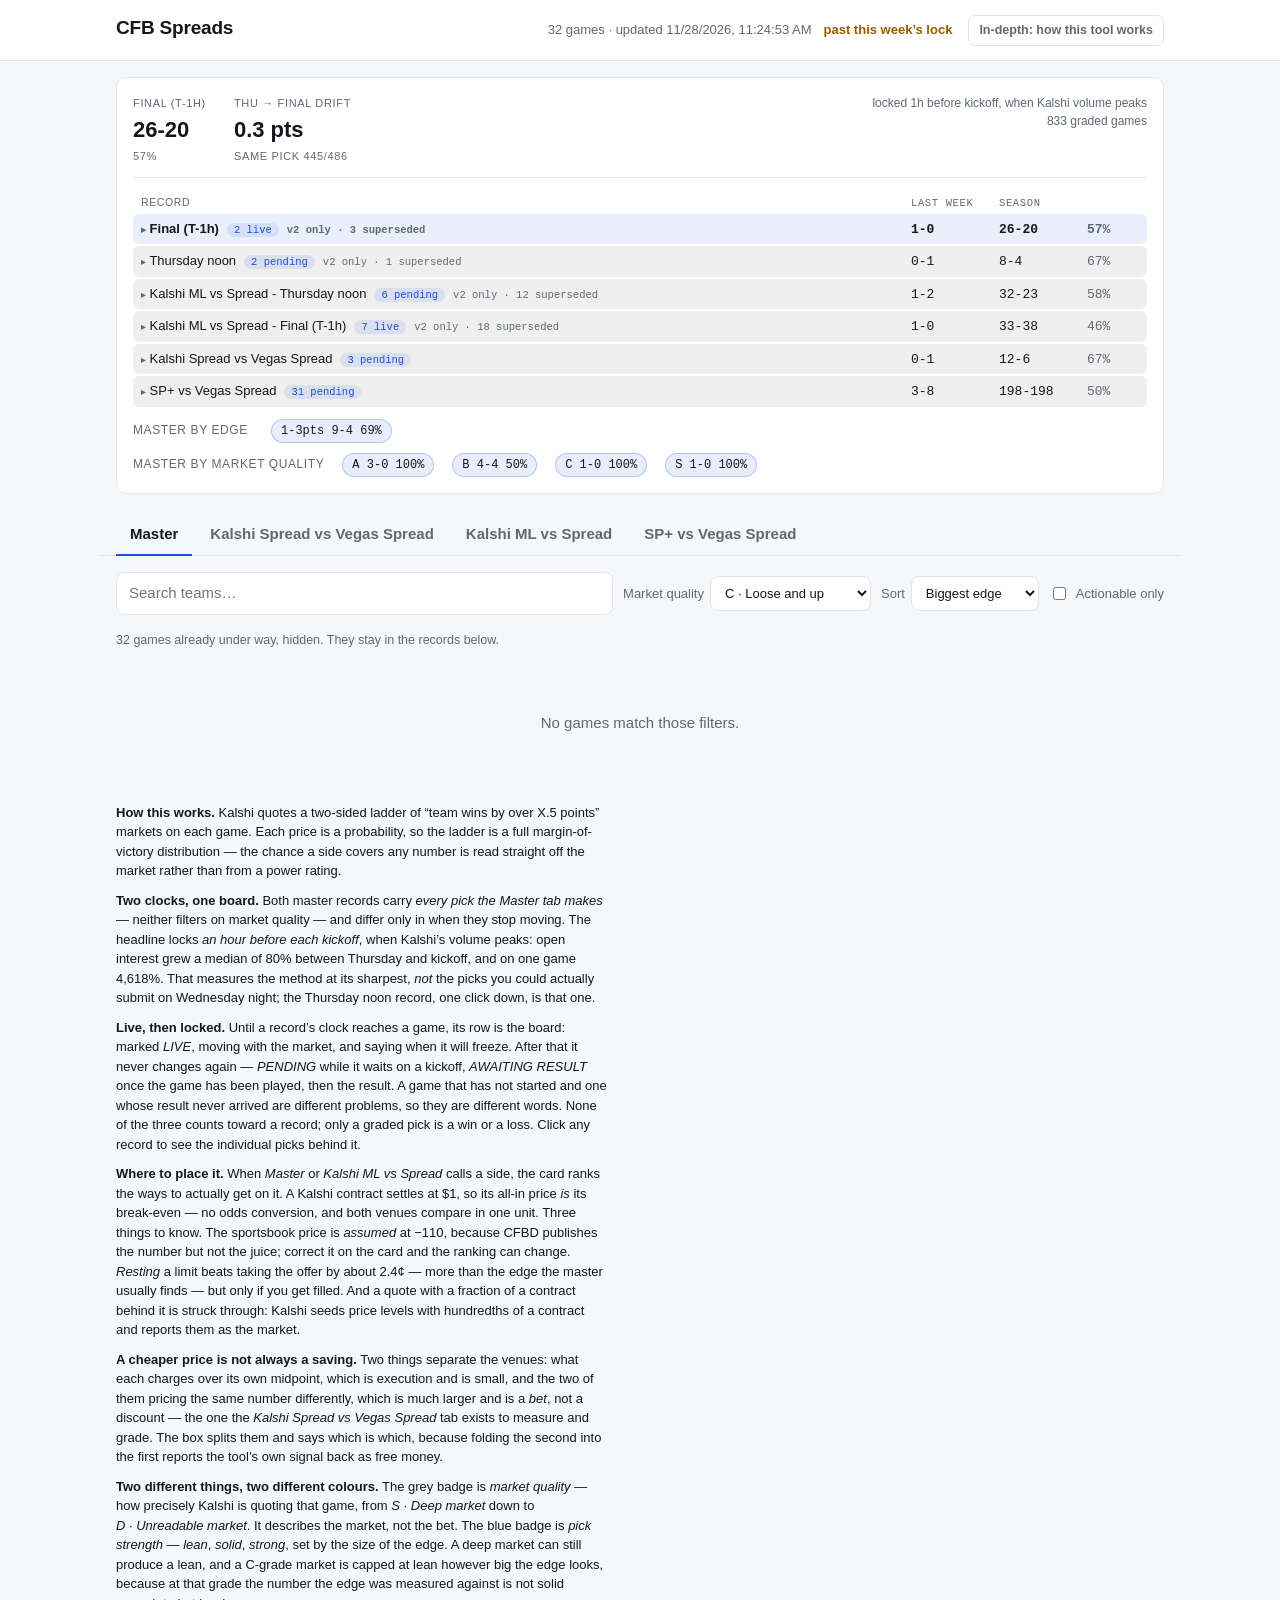
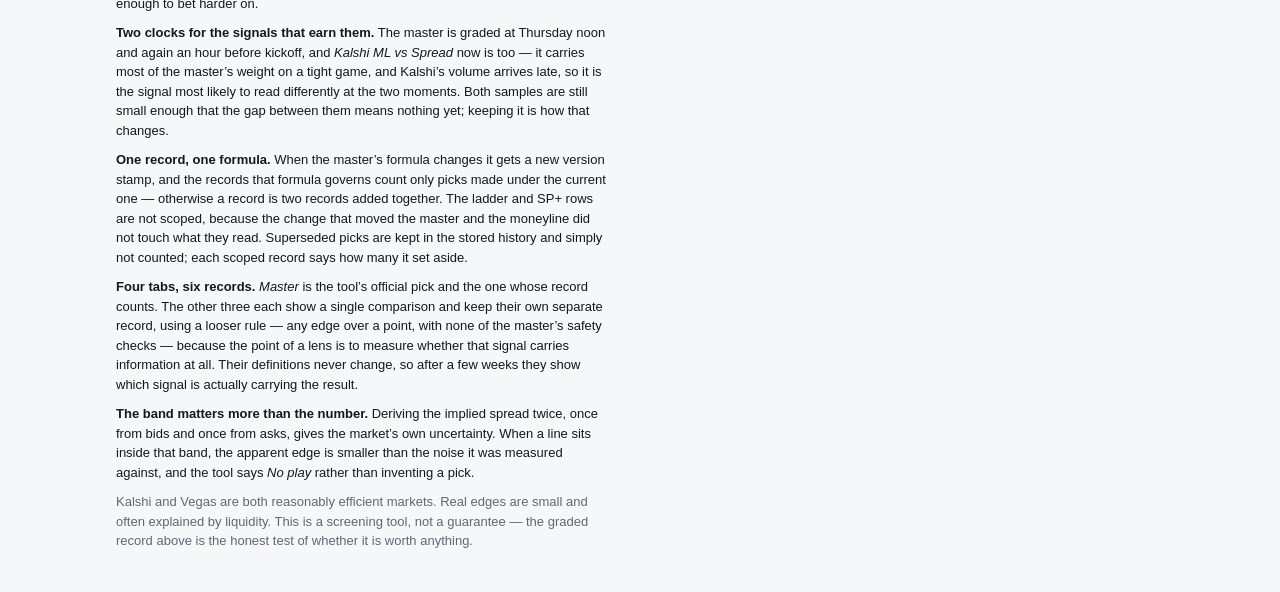
<file: docs/index.html>
<!doctype html>
<html lang="en">
<head>
<meta charset="utf-8">
<meta name="viewport" content="width=device-width, initial-scale=1">
<title>CFB Spreads — Kalshi-implied</title>
<meta name="description" content="College football spread predictions from Kalshi prediction-market data.">
<link rel="icon" href="data:image/svg+xml,<svg xmlns='http://www.w3.org/2000/svg' viewBox='0 0 100 100'><text y='.9em' font-size='90'>🏈</text></svg>">
<link rel="stylesheet" href="style.css">
</head>
<body>
<header class="top">
  <div class="wrap">
    <div class="titlebar">
      <h1>CFB Spreads</h1>
      <div class="titleactions">
        <div class="freshness">
          <span id="generated" class="muted">loading…</span>
          <span id="deadline" class="deadline"></span>
        </div>
        <a class="docslink" href="how-it-works.html">In-depth: how this tool works</a>
      </div>
    </div>
  </div>
</header>

<section class="wrap">
  <div id="datawarning" role="status"></div>
  <div id="accuracy" class="panel accuracy" aria-live="polite"></div>
</section>

<nav class="wrap tabs" role="tablist">
  <button class="tab active" data-tab="master" role="tab" aria-selected="true">Master</button>
  <button class="tab" data-tab="kalshi_spread" role="tab" aria-selected="false">Kalshi Spread vs Vegas Spread</button>
  <button class="tab" data-tab="kalshi_ml" role="tab" aria-selected="false">Kalshi ML vs Spread</button>
  <button class="tab" data-tab="sp_plus" role="tab" aria-selected="false">SP+ vs Vegas Spread</button>
</nav>

<section class="wrap controls">
  <input id="search" type="search" placeholder="Search teams…" autocomplete="off" aria-label="Search teams">
  <label class="ctl">Market quality
    <select id="tier">
      <option value="D">All markets</option>
      <option value="C" selected>C &middot; Loose and up</option>
      <option value="B">B &middot; Readable and up</option>
      <option value="A">A &middot; Tight and up</option>
      <option value="S">S &middot; Deep only</option>
    </select>
  </label>
  <label class="ctl">Sort
    <select id="sort">
      <option value="edge">Biggest edge</option>
      <option value="oi">Most popular</option>
      <option value="kickoff">Kickoff</option>
      <option value="divergence">ML divergence</option>
    </select>
  </label>
  <label class="ctl checkbox"><input type="checkbox" id="picksonly"> Actionable only</label>
</section>

<main class="wrap">
  <div id="board"></div>
  <p id="empty" class="empty" hidden>No games match those filters.</p>
</main>

<footer class="wrap foot">
  <p><strong>How this works.</strong> Kalshi quotes a two-sided ladder of “team wins by over X.5 points”
  markets on each game. Each price is a probability, so the ladder is a full margin-of-victory
  distribution — the chance a side covers any number is read straight off the market rather than from
  a power rating.</p>
  <p><strong>Two clocks, one board.</strong> Both master records carry <em>every pick the Master tab
  makes</em> &mdash; neither filters on market quality &mdash; and differ only in when they stop
  moving. The headline locks <em>an hour before each kickoff</em>, when Kalshi&rsquo;s volume peaks:
  open interest grew a median of 80% between Thursday and kickoff, and on one game 4,618%. That
  measures the method at its sharpest, <em>not</em> the picks you could actually submit on Wednesday
  night; the Thursday&nbsp;noon record, one click down, is that one.</p>
  <p><strong>Live, then locked.</strong> Until a record&rsquo;s clock reaches a game, its row is the
  board: marked <em>LIVE</em>, moving with the market, and saying when it will freeze. After that it
  never changes again &mdash; <em>PENDING</em> while it waits on a kickoff, <em>AWAITING RESULT</em>
  once the game has been played, then the result. A game that has not started and one whose result
  never arrived are different problems, so they are different words. None of the three counts toward
  a record; only a graded pick is a win or a loss. Click any record to see the individual picks
  behind it.</p>
  <p><strong>Where to place it.</strong> When <em>Master</em> or <em>Kalshi ML vs Spread</em> calls
  a side, the card ranks the ways to actually get on it. A Kalshi contract settles at $1, so its
  all-in price <em>is</em> its break-even &mdash; no odds conversion, and both venues compare in one
  unit. Three things to know. The sportsbook price is <em>assumed</em> at &minus;110, because CFBD
  publishes the number but not the juice; correct it on the card and the ranking can change.
  <em>Resting</em> a limit beats taking the offer by about 2.4&cent; &mdash; more than the edge the
  master usually finds &mdash; but only if you get filled. And a quote with a fraction of a contract
  behind it is struck through: Kalshi seeds price levels with hundredths of a contract and reports
  them as the market.</p>
  <p><strong>A cheaper price is not always a saving.</strong> Two things separate the venues: what
  each charges over its own midpoint, which is execution and is small, and the two of them pricing
  the same number differently, which is much larger and is a <em>bet</em>, not a discount &mdash;
  the one the <em>Kalshi Spread vs Vegas Spread</em> tab exists to measure and grade. The box splits
  them and says which is which, because folding the second into the first reports the tool&rsquo;s
  own signal back as free money.</p>
  <p><strong>Two different things, two different colours.</strong> The grey badge is
  <em>market quality</em> &mdash; how precisely Kalshi is quoting that game, from
  <em>S&nbsp;&middot;&nbsp;Deep market</em> down to <em>D&nbsp;&middot;&nbsp;Unreadable market</em>. It
  describes the market, not the bet. The blue badge is <em>pick strength</em> &mdash;
  <em>lean</em>, <em>solid</em>, <em>strong</em>, set by the size of the edge. A deep market can still
  produce a lean, and a C-grade market is capped at lean however big the edge looks, because at that
  grade the number the edge was measured against is not solid enough to bet harder on.</p>
  <p><strong>Two clocks for the signals that earn them.</strong> The master is graded at Thursday
  noon and again an hour before kickoff, and <em>Kalshi ML vs Spread</em> now is too &mdash; it
  carries most of the master&rsquo;s weight on a tight game, and Kalshi&rsquo;s volume arrives late,
  so it is the signal most likely to read differently at the two moments. Both samples are still
  small enough that the gap between them means nothing yet; keeping it is how that changes.</p>
  <p><strong>One record, one formula.</strong> When the master&rsquo;s formula changes it gets a
  new version stamp, and the records that formula governs count only picks made under the current
  one &mdash; otherwise a record is two records added together. The ladder and SP+ rows are not
  scoped, because the change that moved the master and the moneyline did not touch what they read.
  Superseded picks are kept in the stored history and simply not counted; each scoped record says
  how many it set aside.</p>
  <p><strong>Four tabs, six records.</strong> <em>Master</em> is the tool&rsquo;s official pick and the
  one whose record counts. The other three each show a single comparison and keep their own separate
  record, using a looser rule &mdash; any edge over a point, with none of the master&rsquo;s safety
  checks &mdash; because the point of a lens is to measure whether that signal carries information at
  all. Their definitions never change, so after a few weeks they show which signal is actually
  carrying the result.</p>
  <p><strong>The band matters more than the number.</strong> Deriving the implied spread twice, once
  from bids and once from asks, gives the market’s own uncertainty. When a line sits inside that band,
  the apparent edge is smaller than the noise it was measured against, and the tool says
  <em>No play</em> rather than inventing a pick.</p>
  <p class="muted">Kalshi and Vegas are both reasonably efficient markets. Real edges are small and
  often explained by liquidity. This is a screening tool, not a guarantee — the graded record above is
  the honest test of whether it is worth anything.</p>
</footer>

<script src="app.js"></script>
</body>
</html>
</file>
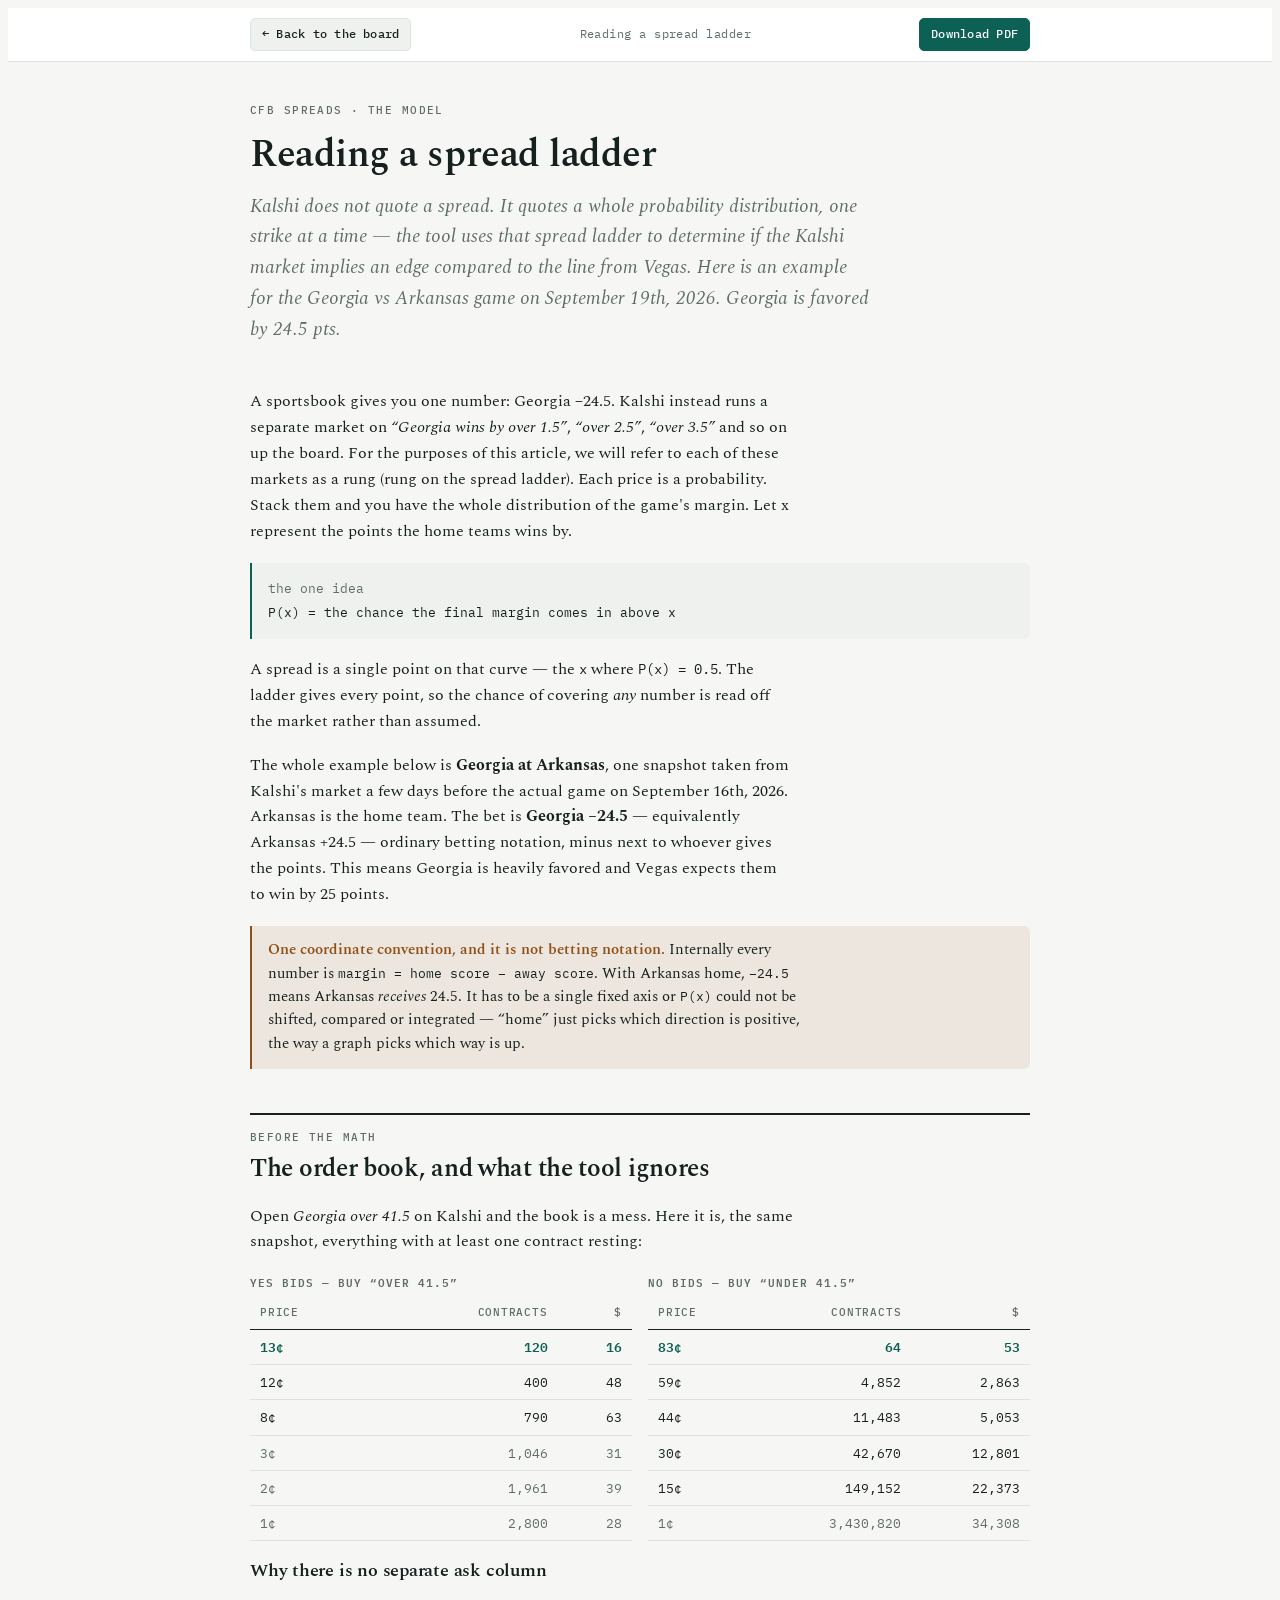
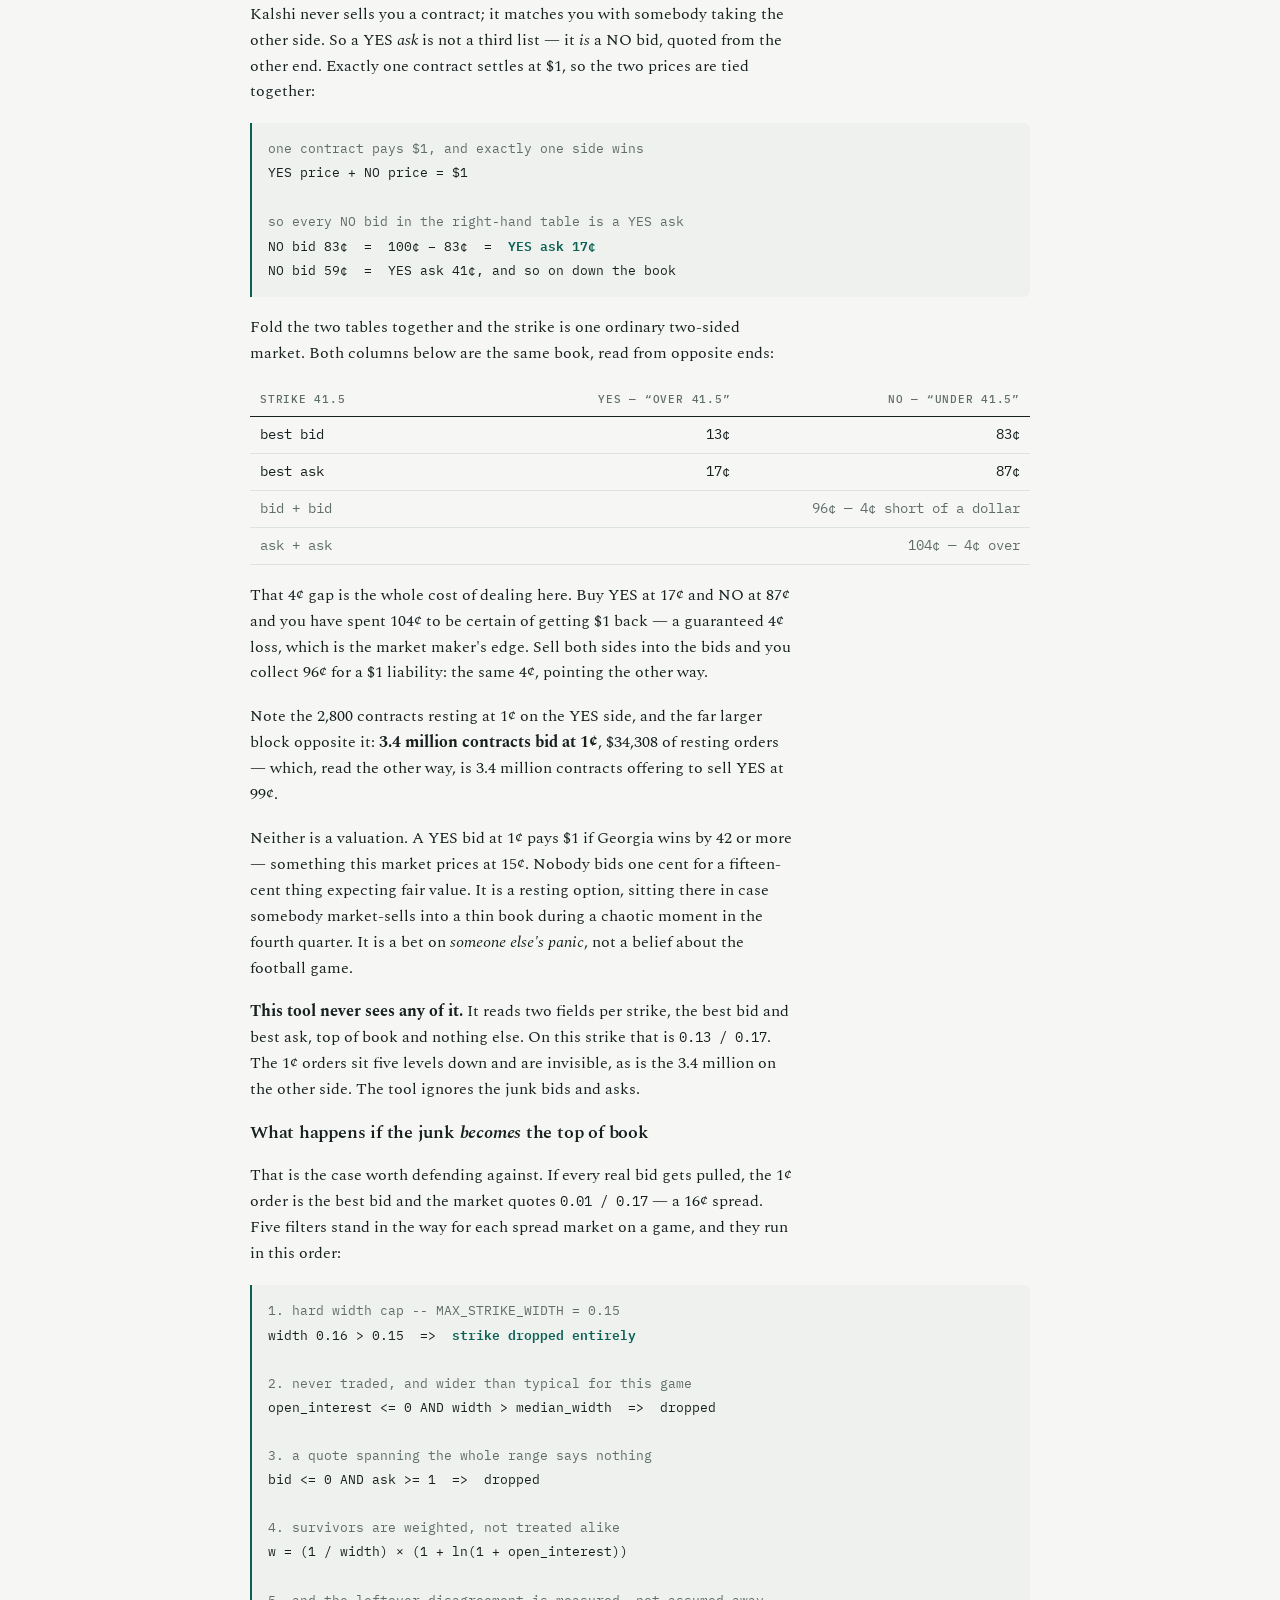
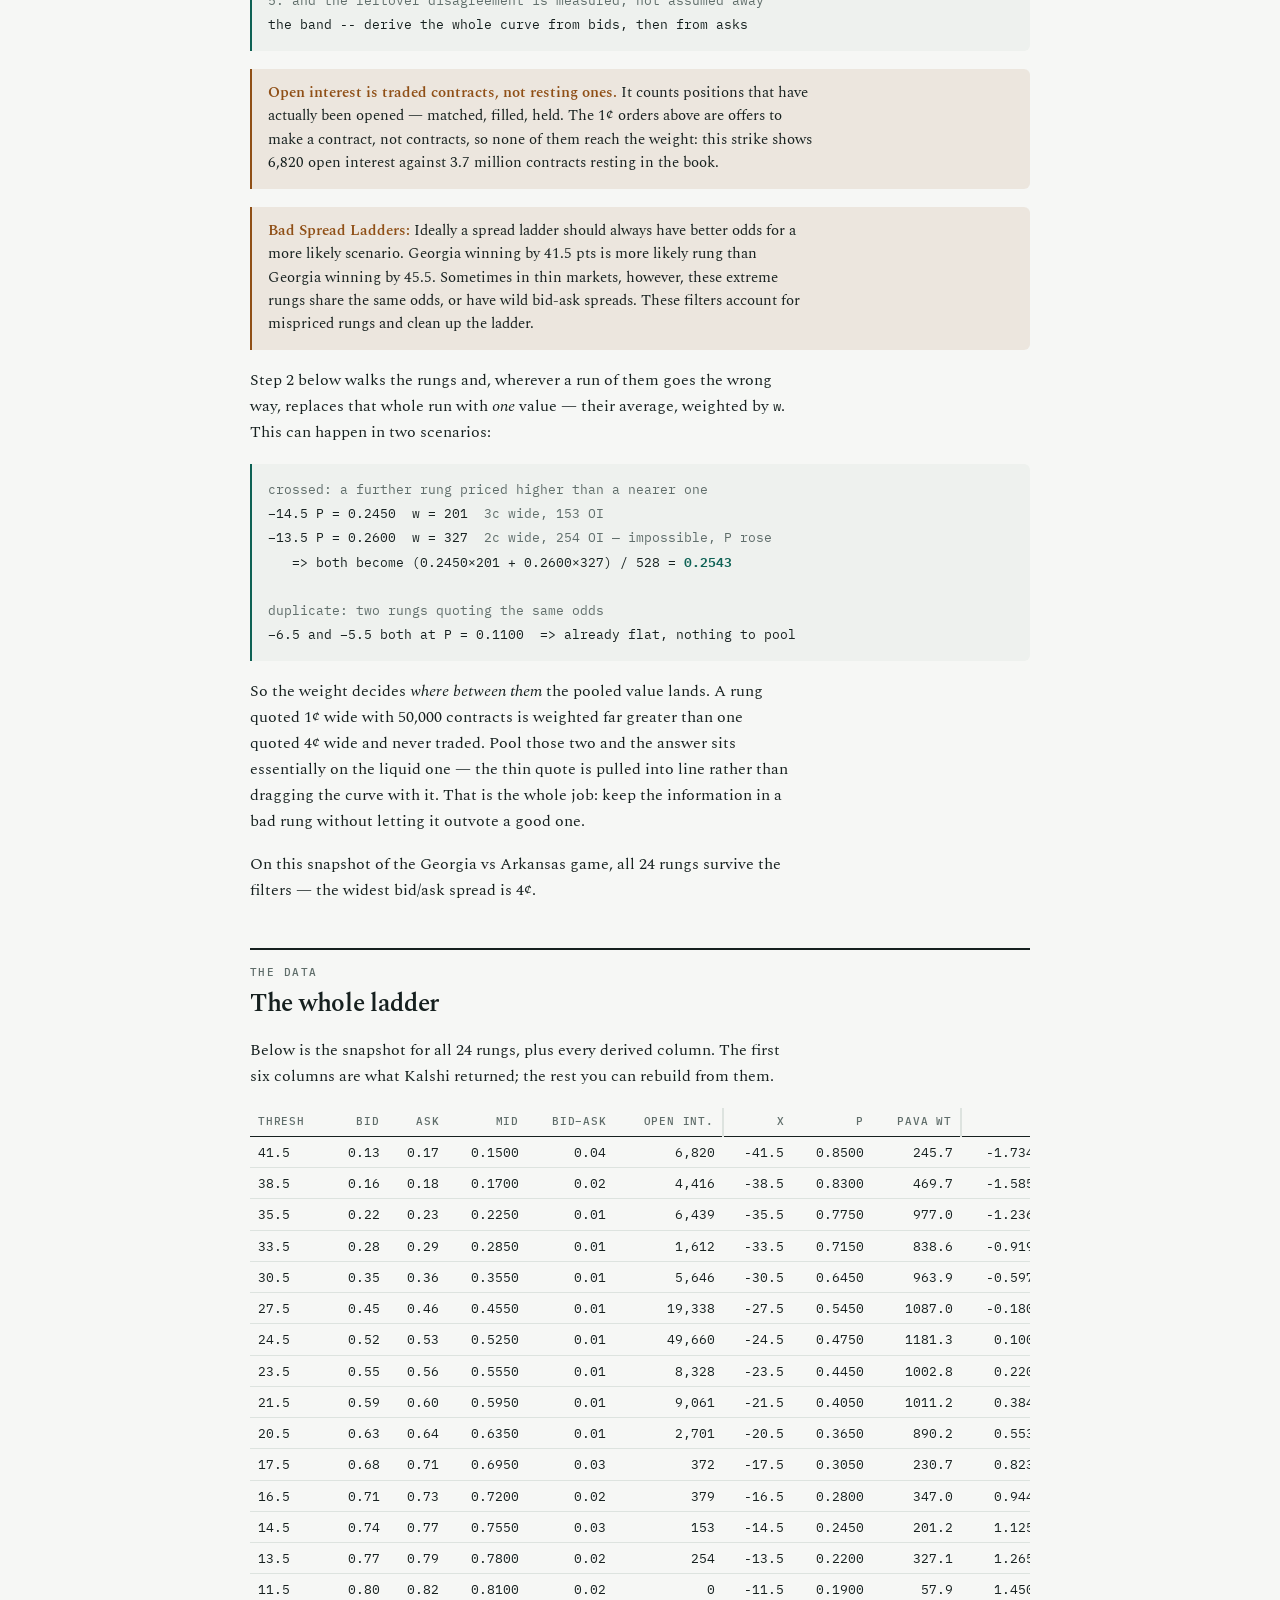
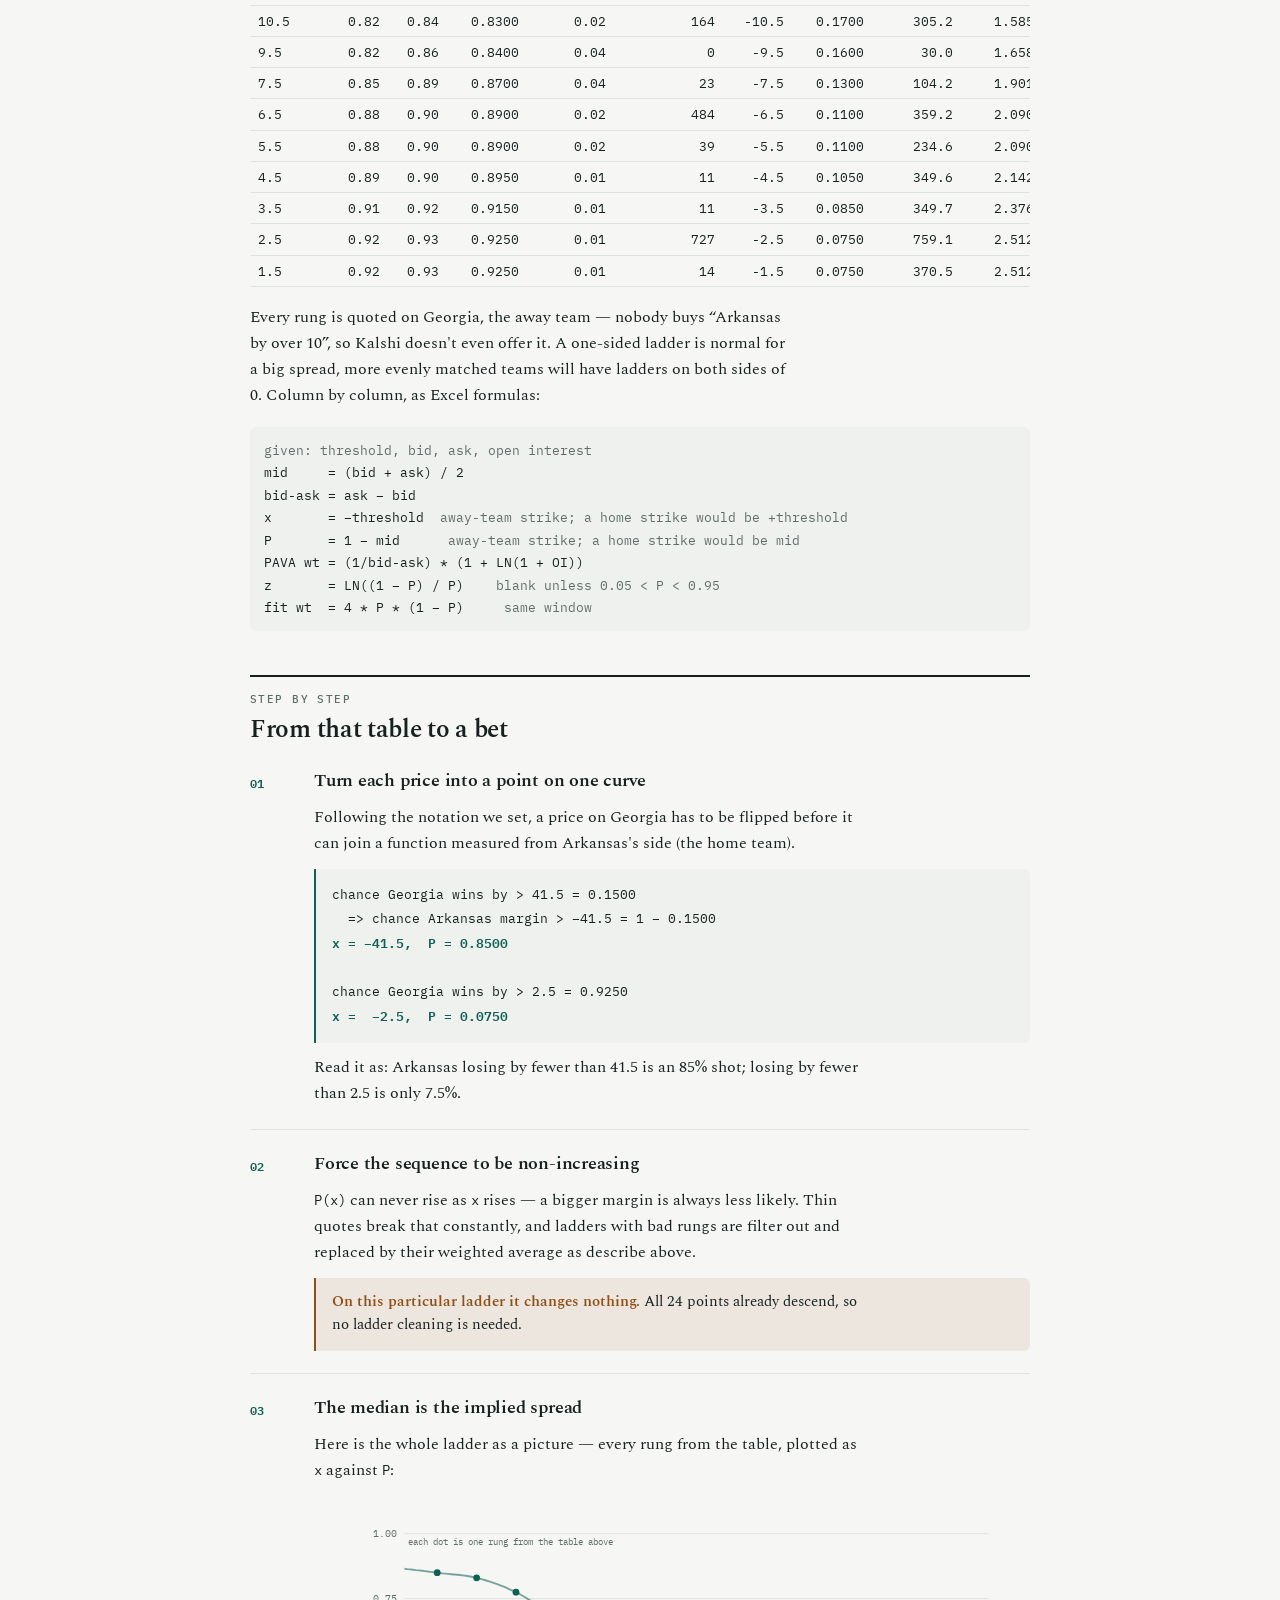
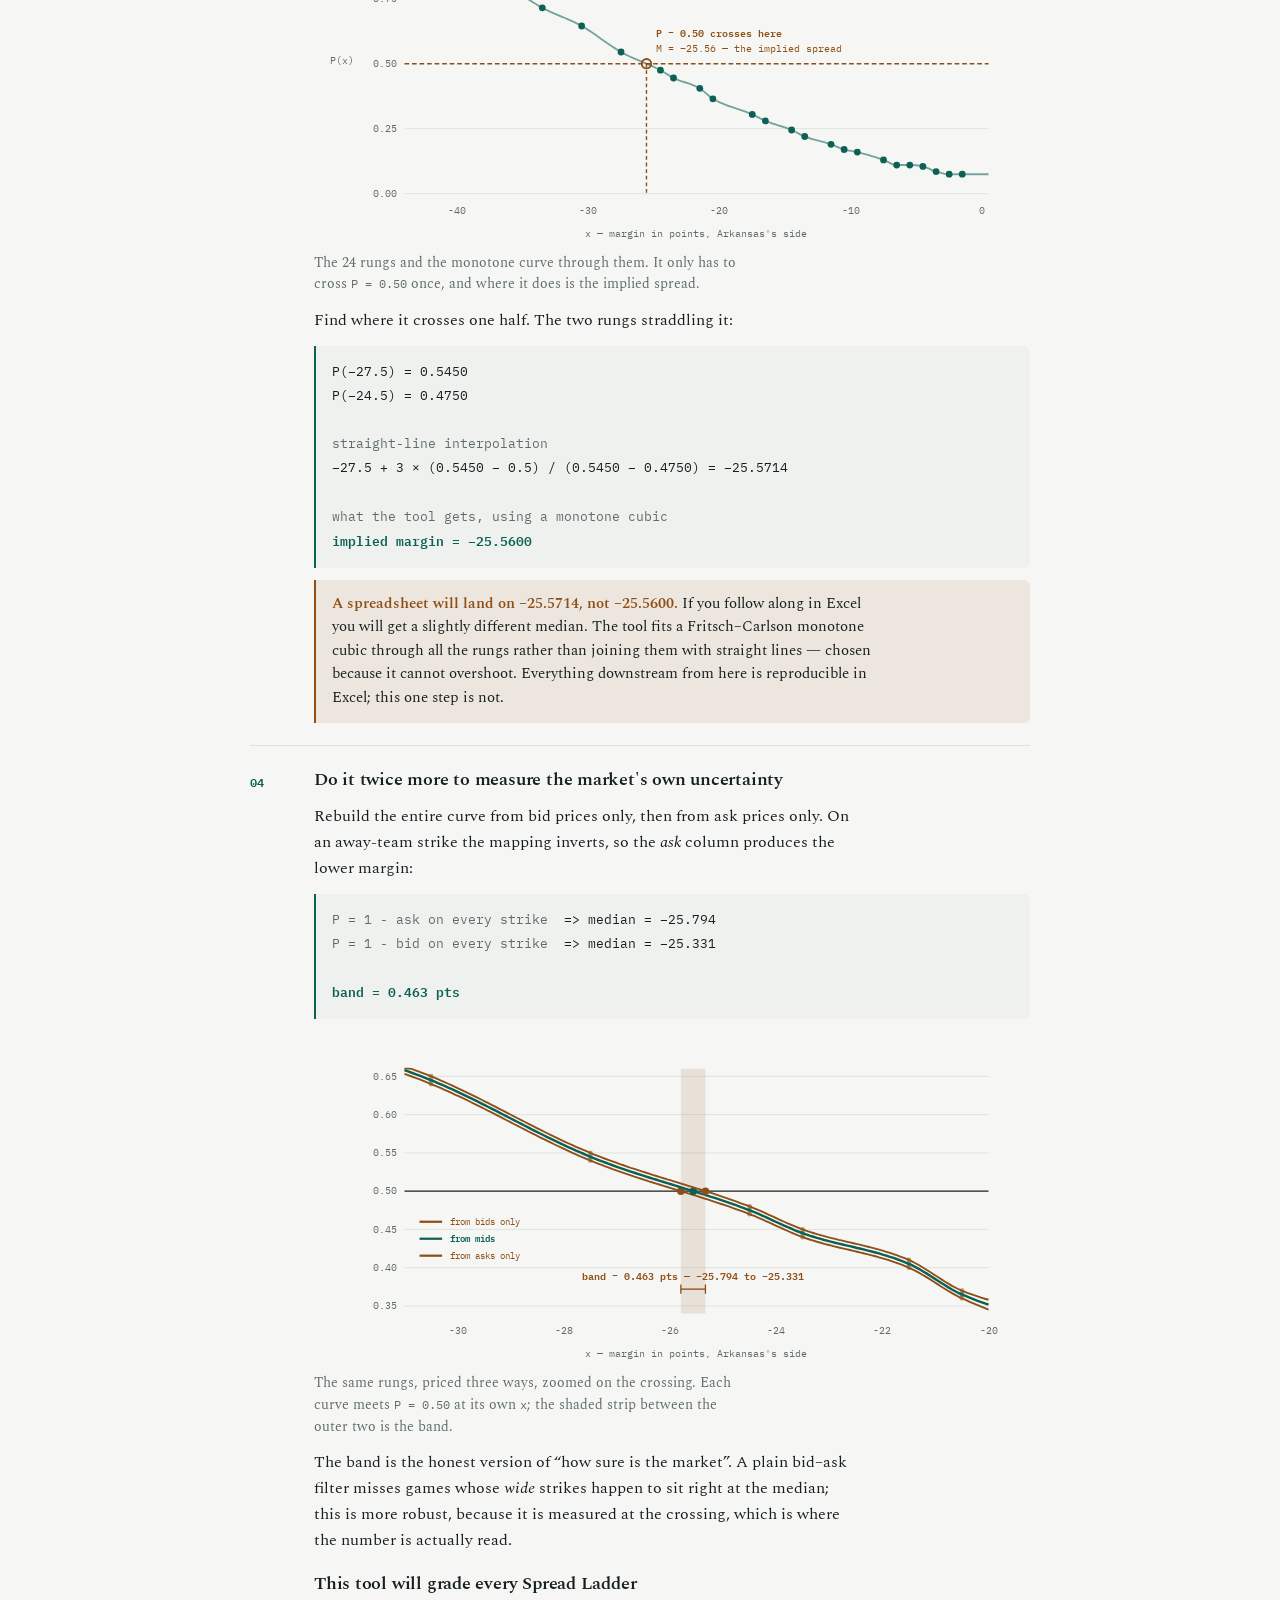
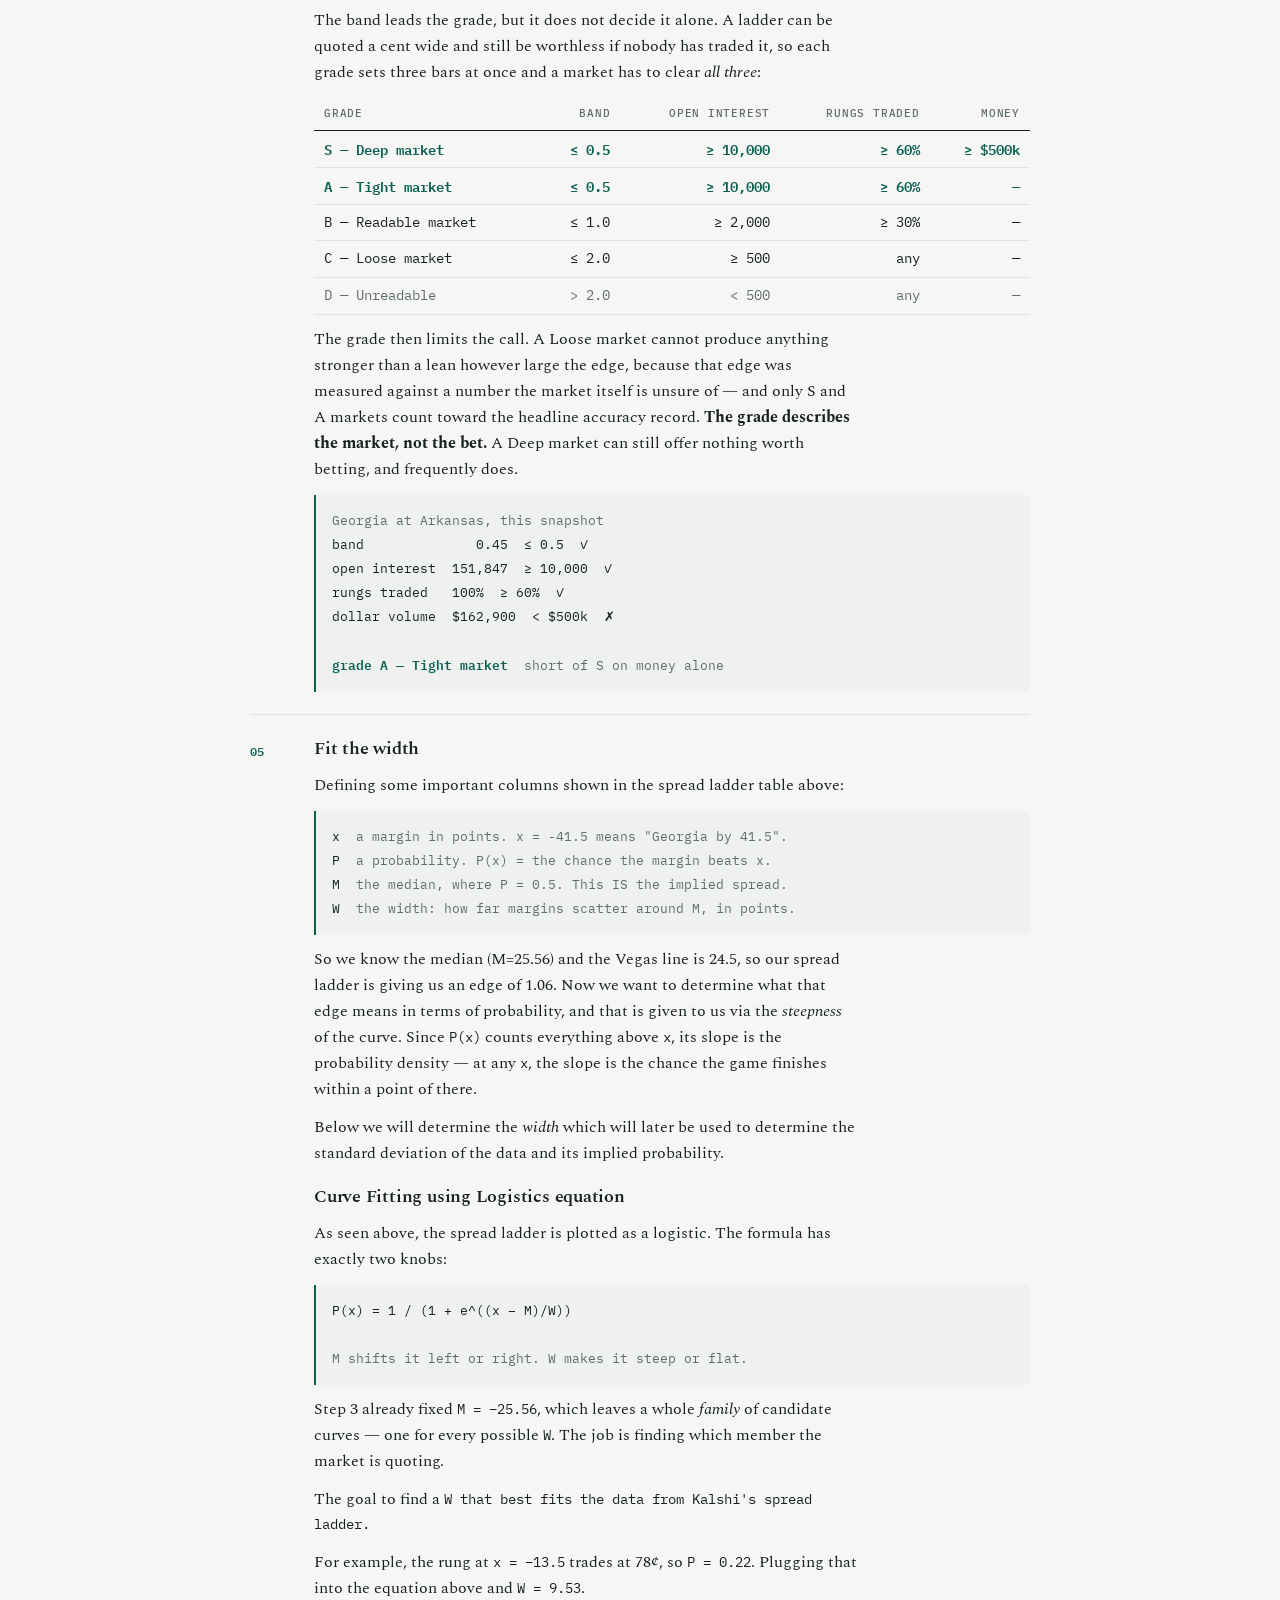
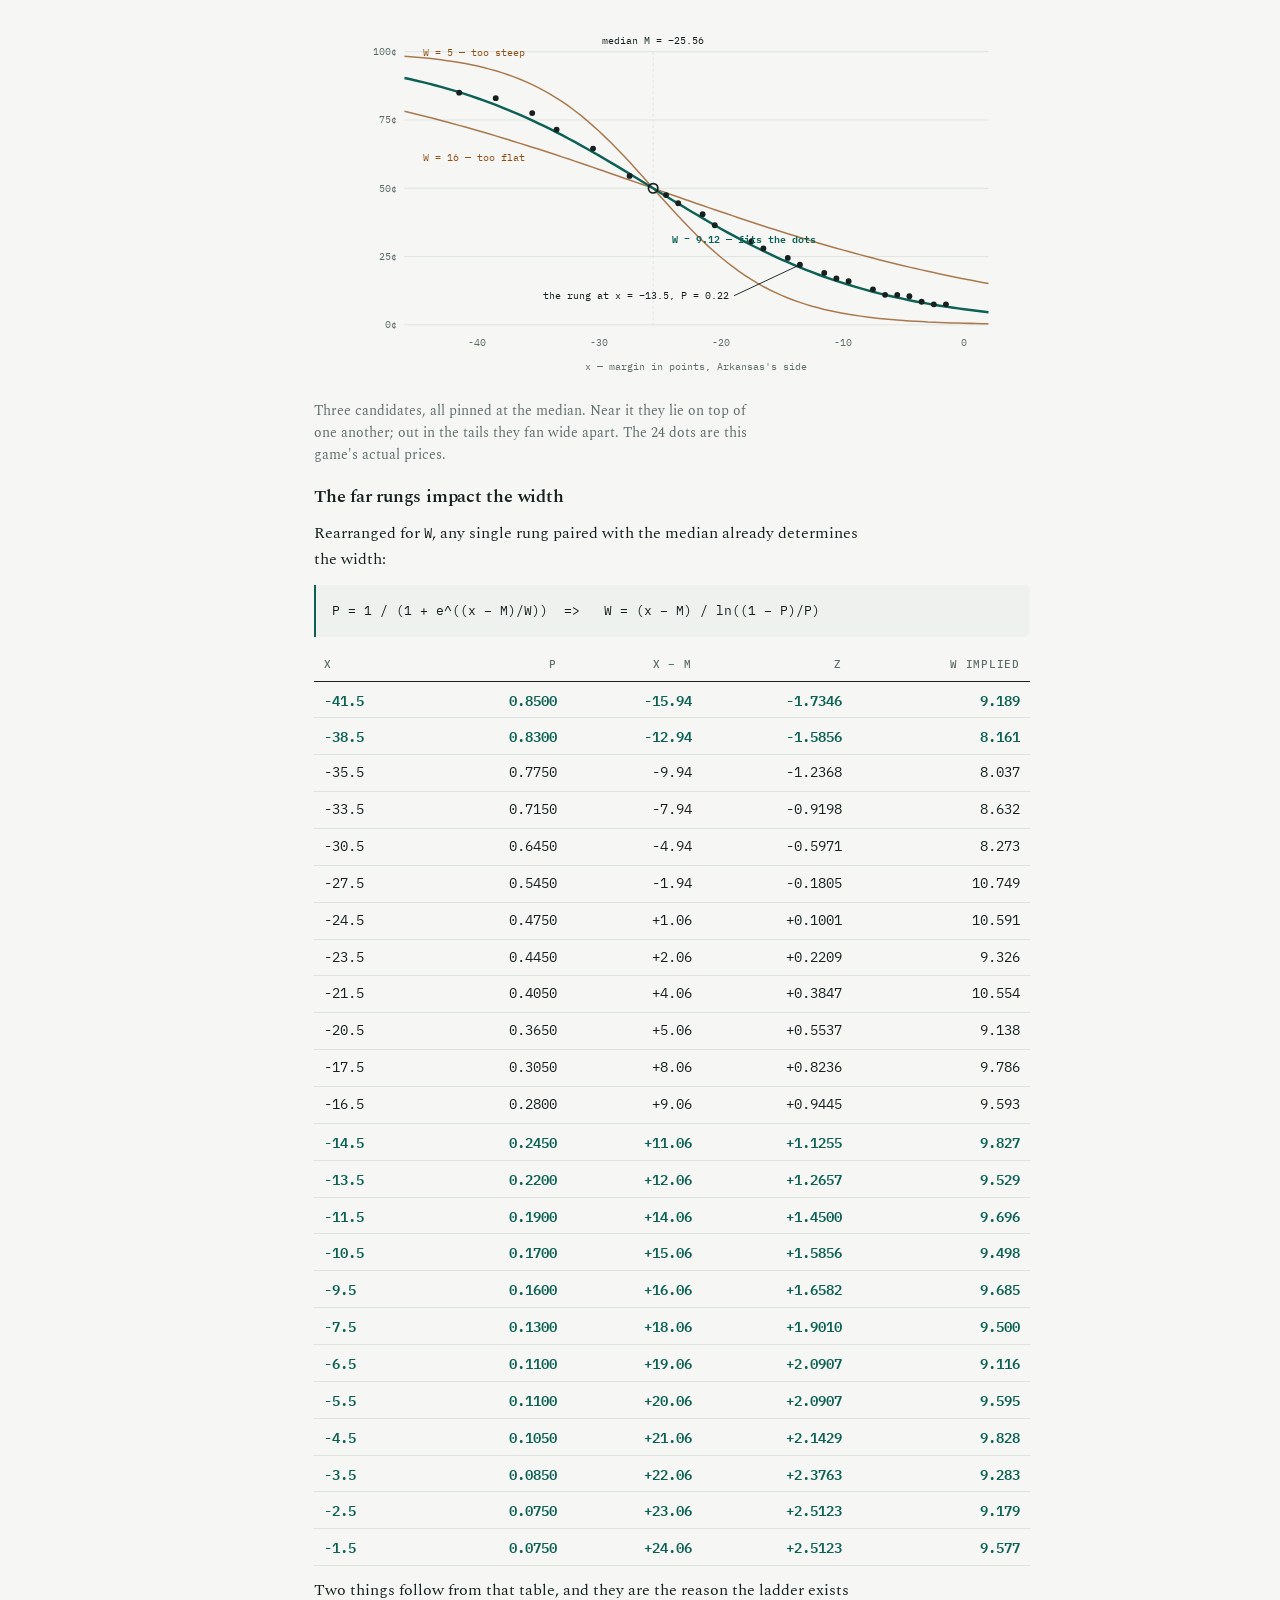
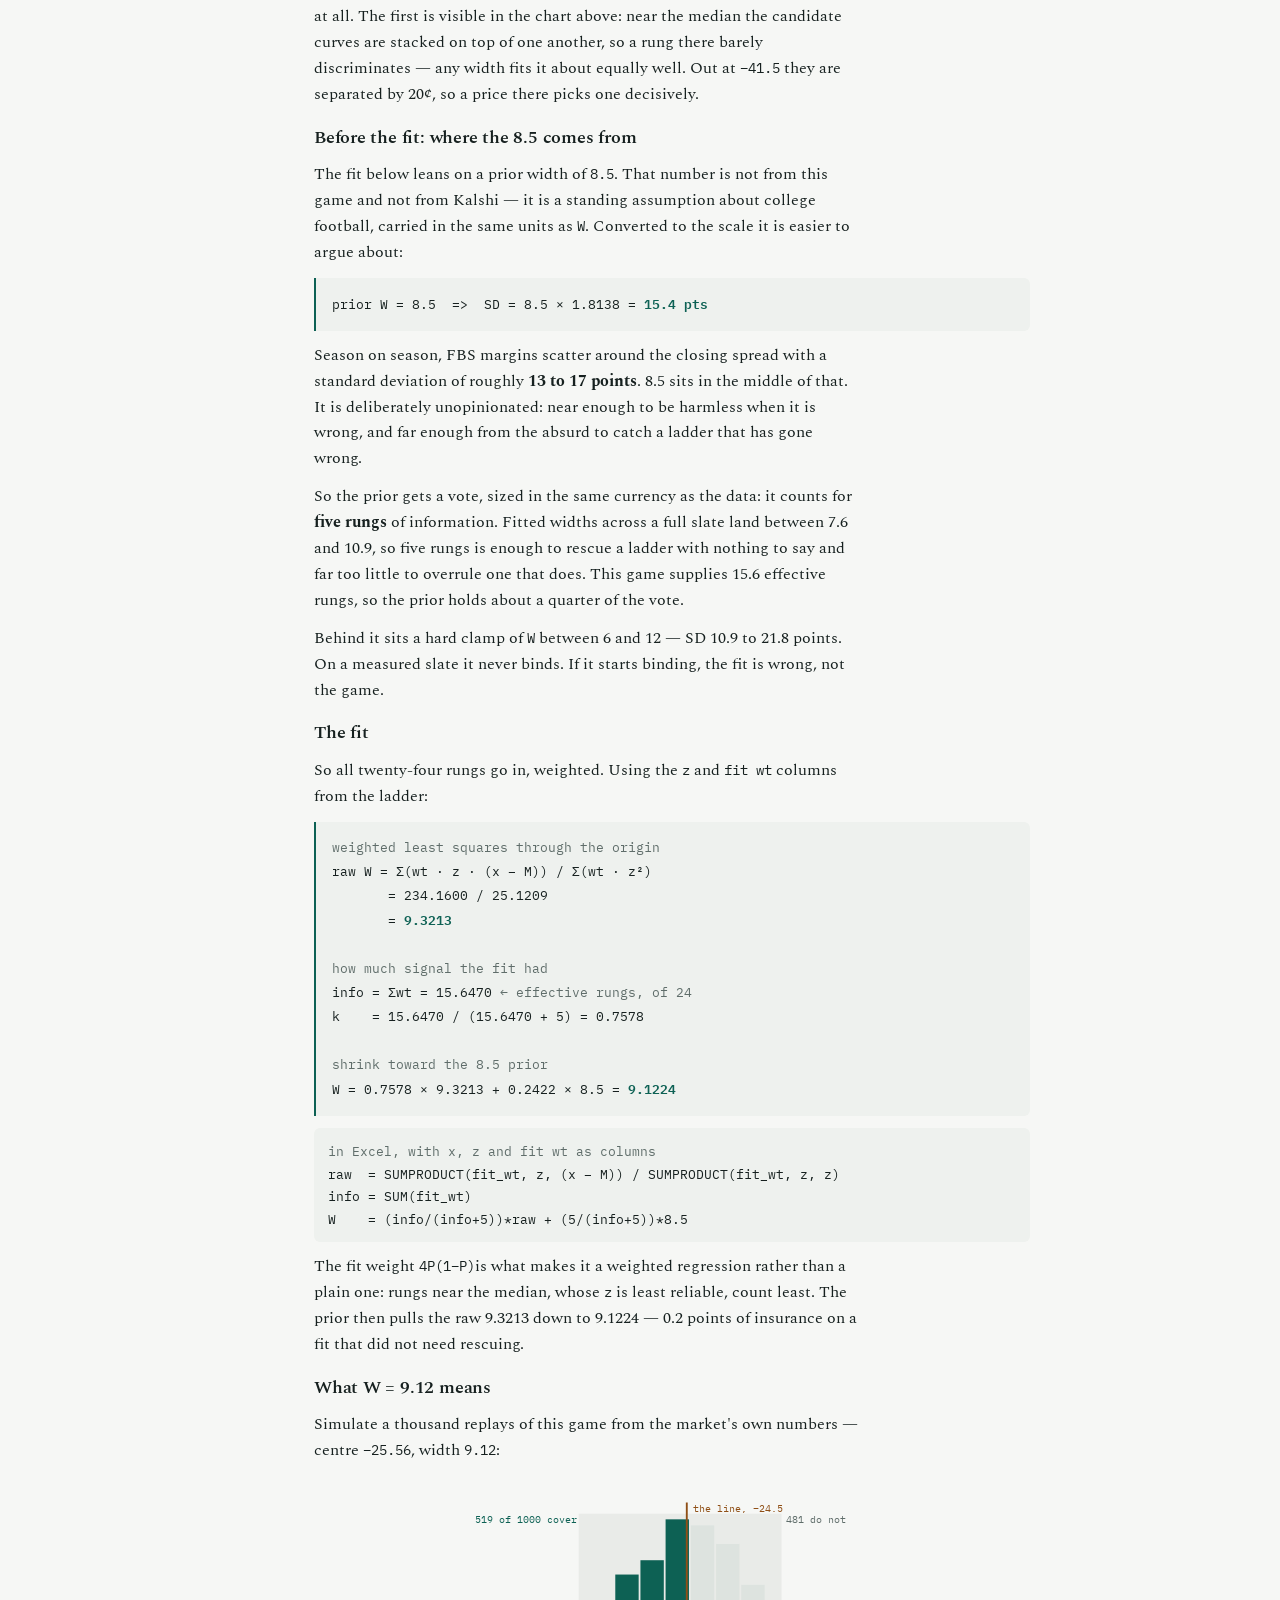
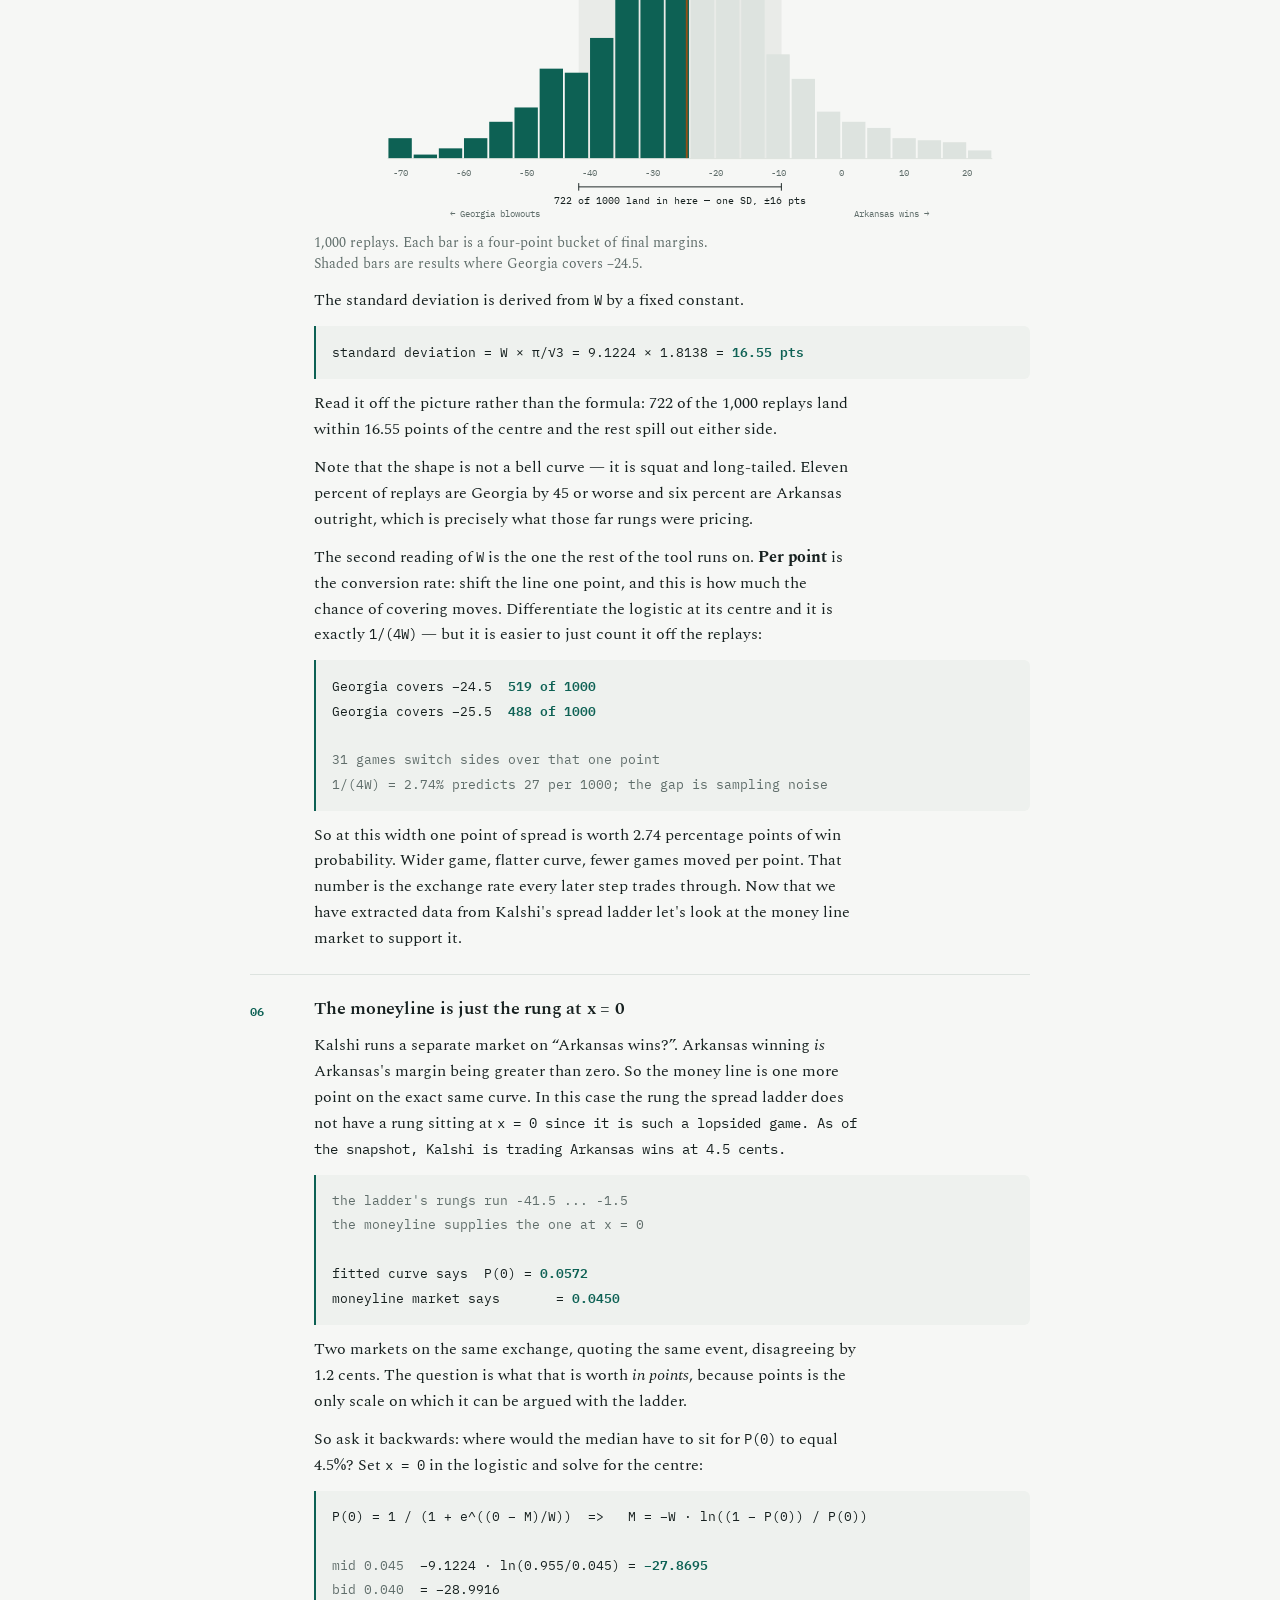
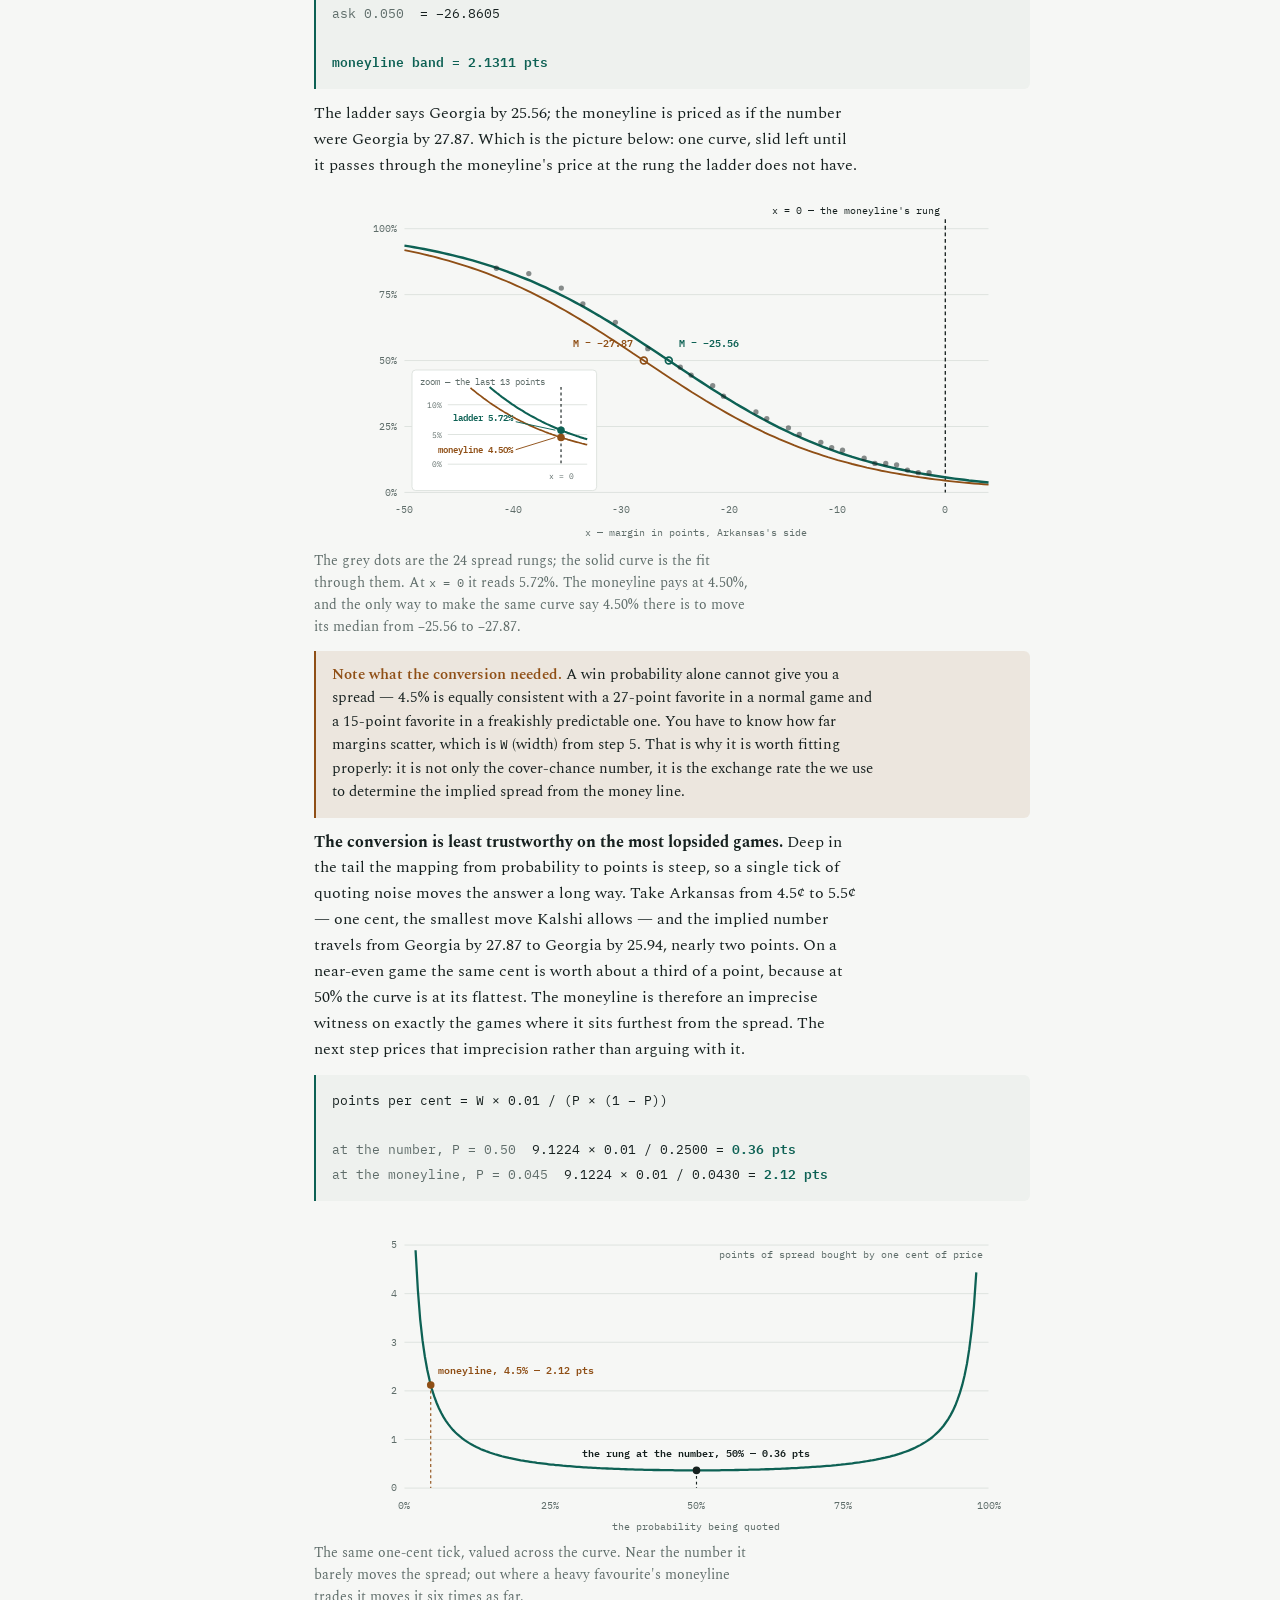
<file: docs/how-it-works.html>
<!doctype html>
<html lang="en">
<head>
<meta charset="utf-8">
<meta name="viewport" content="width=device-width, initial-scale=1, viewport-fit=cover">
<title>Reading a Spread Ladder — CFB Spreads</title>
<meta name="description" content="How the tool turns a Kalshi spread ladder into a fair number, a cover probability and a pick, worked end to end on one game.">
<link rel="icon" href="data:image/svg+xml,<svg xmlns='http://www.w3.org/2000/svg' viewBox='0 0 100 100'><text y='.9em' font-size='90'>🏈</text></svg>">
<link rel="stylesheet" href="https://fonts.googleapis.com/css2?family=Spectral:ital,wght@0,400;0,500;0,600;1,400&family=IBM+Plex+Mono:wght@400;500;600&display=swap">
<style>
  :root {
    --ground: #f6f7f5;
    --panel: #ffffff;
    --sunk: #eef1ee;
    --ink: #16201f;
    --muted: #5f6d6a;
    --rule: #dde3df;
    --accent: #0d6154;
    --accent-soft: rgba(13, 97, 84, .09);
    --flag: #8f4f16;
    --flag-soft: rgba(143, 79, 22, .10);
    --serif: "Spectral", Georgia, "Times New Roman", serif;
    --mono: "IBM Plex Mono", ui-monospace, SFMono-Regular, Menlo, Consolas, monospace;
  }
  @media (prefers-color-scheme: dark) {
    :root:not([data-theme="light"]) {
      --ground: #0e1312;
      --panel: #151b1a;
      --sunk: #1a2221;
      --ink: #e4ebe8;
      --muted: #91a29e;
      --rule: #263130;
      --accent: #58c3aa;
      --accent-soft: rgba(88, 195, 170, .12);
      --flag: #d4994f;
      --flag-soft: rgba(212, 153, 79, .13);
    }
  }
  :root[data-theme="dark"] {
    --ground: #0e1312;
    --panel: #151b1a;
    --sunk: #1a2221;
    --ink: #e4ebe8;
    --muted: #91a29e;
    --rule: #263130;
    --accent: #58c3aa;
    --accent-soft: rgba(88, 195, 170, .12);
    --flag: #d4994f;
    --flag-soft: rgba(212, 153, 79, .13);
  }

  body {
    background: var(--ground);
    color: var(--ink);
    font-family: var(--serif);
    font-size: 16px;
    line-height: 1.62;
  }
  .wrap {
    max-width: 780px;
    margin: 0 auto;
    padding-inline: 20px;
    padding-block: 56px 96px;
    display: flex;
    flex-direction: column;
    gap: 44px;
  }
  h1, h2, h3 { text-wrap: balance; margin: 0; font-weight: 600; letter-spacing: -.012em; }
  h1 { font-size: 38px; line-height: 1.16; }
  h2 { font-size: 25px; line-height: 1.25; }
  h3 { font-size: 18px; line-height: 1.35; }
  p { margin: 0; max-width: 68ch; }
  a { color: var(--accent); }

  .eyebrow {
    font-family: var(--mono);
    font-size: 11px;
    font-weight: 500;
    letter-spacing: .13em;
    text-transform: uppercase;
    color: var(--muted);
  }
  .lede { font-size: 19px; color: var(--muted); font-style: italic; max-width: 62ch; }

  header { display: flex; flex-direction: column; gap: 14px; }
  section { display: flex; flex-direction: column; gap: 18px; }
  .sec-head { display: flex; flex-direction: column; gap: 7px;
              border-top: 2px solid var(--ink); padding-top: 14px; }

  /* ---- inline math + figures ---- */
  .m { font-family: var(--mono); font-size: .88em; font-variant-numeric: tabular-nums; }
  .num { font-family: var(--mono); font-variant-numeric: tabular-nums; font-size: .9em; }

  /* ---- the eight-stage spine: data really does flow in order ---- */
  ol.stages { list-style: none; margin: 0; padding: 0;
              display: flex; flex-direction: column; gap: 0; }
  .stage { display: grid; grid-template-columns: 46px 1fr; gap: 0 18px;
           padding-block: 22px; border-top: 1px solid var(--rule); }
  .stage:first-child { border-top: 0; padding-top: 4px; }
  .stage-n {
    font-family: var(--mono); font-size: 12px; font-weight: 600;
    color: var(--accent); padding-top: 5px; letter-spacing: .04em;
  }
  .stage-body { display: flex; flex-direction: column; gap: 12px; min-width: 0; }

  .calc {
    background: var(--sunk);
    border-left: 2px solid var(--accent);
    border-radius: 0 6px 6px 0;
    padding: 14px 16px;
    font-family: var(--mono);
    font-size: 13px;
    line-height: 1.85;
    font-variant-numeric: tabular-nums;
    overflow-x: auto;
  }
  .calc .c { color: var(--muted); }
  .calc .out { color: var(--accent); font-weight: 600; }

  table { border-collapse: collapse; width: 100%; font-size: 13.5px; }
  .scroller { overflow-x: auto; }
  .scroller table { min-width: 460px; }
  th, td { text-align: right; padding: 7px 10px; border-bottom: 1px solid var(--rule);
           font-family: var(--mono); font-variant-numeric: tabular-nums; }
  th { font-size: 11px; letter-spacing: .07em; text-transform: uppercase;
       color: var(--muted); font-weight: 500; border-bottom-color: var(--ink); }
  td:first-child, th:first-child { text-align: left; }
  tr.rule-out td { color: var(--muted); }

  .note {
    border-left: 2px solid var(--flag);
    background: var(--flag-soft);
    padding: 13px 16px;
    border-radius: 0 6px 6px 0;
    font-size: 14.5px;
  }
  .note b { color: var(--flag); font-weight: 600; }

  .verdict {
    border: 1px solid var(--accent);
    background: var(--accent-soft);
    border-radius: 8px;
    padding: 16px 18px;
    display: flex; flex-direction: column; gap: 8px;
  }
  .verdict .eyebrow { color: var(--accent); }

  .cols { display: grid; grid-template-columns: 1fr 1fr; gap: 18px; }
  @media (max-width: 620px) { .cols { grid-template-columns: 1fr; } }
  .col { display: flex; flex-direction: column; gap: 9px; }
  .col h3 { font-family: var(--mono); font-size: 12px; letter-spacing: .09em;
            text-transform: uppercase; font-weight: 600; }
  .col.before h3 { color: var(--flag); }
  .col.after h3 { color: var(--accent); }
  .col ul { margin: 0; padding-left: 18px; display: flex; flex-direction: column; gap: 7px;
            font-size: 14.5px; }

  dl.kv { margin: 0; display: grid; grid-template-columns: max-content 1fr; gap: 6px 16px;
          font-size: 14.5px; align-items: baseline; }
  dl.kv dt { font-family: var(--mono); font-size: 12px; color: var(--muted);
             letter-spacing: .04em; }
  dl.kv dd { margin: 0; }

  figure { margin: 0; display: flex; flex-direction: column; gap: 10px; }
  figcaption { font-size: 13.5px; color: var(--muted); max-width: 62ch; }
  svg { display: block; max-width: 100%; }
  .scroller svg { min-width: 560px; }
  .foot { font-size: 13.5px; color: var(--muted); border-top: 1px solid var(--rule);
          padding-top: 18px; }
</style>
<style>
  .lad table { min-width: 880px; font-size: 12.5px; }
  .lad th, .lad td { padding: 5px 8px; }
  .lad thead th { position: sticky; top: 0; background: var(--ground); }
  .lad .grp { border-left: 2px solid var(--rule); }
  .xl { font-family: var(--mono); font-size: 12.5px; background: var(--sunk);
        border-radius: 6px; padding: 12px 14px; overflow-x: auto; line-height: 1.8; }
  .xl .c { color: var(--muted); }
  .book { display: grid; grid-template-columns: 1fr 1fr; gap: 16px; }
  @media (max-width: 620px) { .book { grid-template-columns: 1fr; } }
  .book table { min-width: 0; font-size: 12.5px; }
  .book h4 { margin: 0 0 6px; font-family: var(--mono); font-size: 11px;
             letter-spacing: .09em; text-transform: uppercase; color: var(--muted);
             font-weight: 600; }
  tr.top td { color: var(--accent); font-weight: 600; }
  tr.deep td { color: var(--muted); }
</style>
<style>
  /* ---- site chrome ------------------------------------------------ */
  .wrap { padding-block: 40px 88px; }

  .docbar {
    position: sticky; top: 0; z-index: 40;
    background: var(--panel);
    border-bottom: 1px solid var(--rule);
  }
  .docbar-in {
    max-width: 780px; margin: 0 auto;
    padding: 10px 20px;
    display: flex; align-items: center; gap: 12px;
    font-family: var(--mono); font-size: 11.5px;
  }
  .docbar-title {
    flex: 1 1 auto; min-width: 0; text-align: center;
    color: var(--muted); letter-spacing: .04em;
    white-space: nowrap; overflow: hidden; text-overflow: ellipsis;
  }
  .docbar a {
    flex: 0 0 auto;
    color: var(--ink); text-decoration: none;
    background: var(--sunk);
    border: 1px solid var(--rule); border-radius: 5px;
    padding: 6px 11px; font-weight: 500; letter-spacing: .02em;
  }
  .docbar a:hover { border-color: var(--muted); }
  .docbar a:focus-visible { outline: 2px solid var(--accent); outline-offset: 2px; }
  .docbar .docbar-pdf {
    color: var(--panel); background: var(--accent); border-color: var(--accent);
  }
  .docbar .docbar-pdf:hover { filter: brightness(1.08); }

  @media (max-width: 560px) {
    .docbar-in { flex-wrap: wrap; }
    .docbar-title { order: -1; flex-basis: 100%; text-align: left; }
  }

  @media print {
    /* Print in the light palette whatever the viewer's theme, and let the
       wide tables and charts print whole instead of scrolling. */
    :root, :root[data-theme="dark"], :root:not([data-theme="light"]) {
      --ground: #ffffff; --panel: #ffffff; --sunk: #f2f4f2;
      --ink: #16201f; --muted: #4b5754; --rule: #cfd7d2;
      --accent: #0b5145; --accent-soft: rgba(11, 81, 69, .07);
      --flag: #7d440f; --flag-soft: rgba(125, 68, 15, .09);
    }
    @page { margin: 16mm 14mm; }
    .docbar { display: none !important; }
    .wrap { padding-block: 0; max-width: none; }
    body { font-size: 10.5pt; }
    .scroller, .lad, .xl, .calc { overflow: visible !important; }
    .lad table { min-width: 0; font-size: 8.5pt; }
    table { font-size: 9pt; }
    .lad thead th { position: static; }
    svg { max-width: 100%; height: auto; }
    figure, .note, .calc, .xl, .verdict, .sec-head { break-inside: avoid; }
    table { break-inside: auto; }
    tr, .stage { break-inside: avoid; }
    h1, h2, h3 { break-after: avoid; }
  }
</style>
</head>
<body>

<nav class="docbar">
  <div class="docbar-in">
    <a class="docbar-back" href="index.html"><span aria-hidden="true">&larr;</span> Back to the board</a>
    <span class="docbar-title">Reading a spread ladder</span>
    <a class="docbar-pdf" href="reading-a-spread-ladder.pdf" download>Download PDF</a>
  </div>
</nav>

<div class="wrap">

<header>
  <div class="eyebrow">CFB Spreads &middot; the model</div>
  <h1>Reading a spread ladder</h1>
  <p class="lede">Kalshi does not quote a spread. It quotes a whole probability
  distribution, one strike at a time — the tool uses that spread ladder to determine if the Kalshi market implies an edge compared to the line from Vegas. Here is an example for the Georgia vs Arkansas game on September 19th, 2026. Georgia is favored by 24.5 pts.</p>
</header>

<section>
  <p>A sportsbook gives you one number: Georgia −24.5. Kalshi instead runs a
  separate market on <em>“Georgia wins by over 1.5”</em>, <em>“over
  2.5”</em>, <em>“over 3.5”</em> and so on up the board. For the purposes of this article, we will refer to each of these markets as a rung (rung on the spread ladder). Each price is a
  probability. Stack them and you have the whole distribution of the
  game's margin. Let x represent the points the home teams wins by.</p>

  <div class="calc"><span class="c">the one idea</span><br>
  P(x) = the chance the final margin comes in above x</div>

  <p>A spread is a single point on that curve &mdash; the <span class="m">x</span> where
  <span class="m">P(x) = 0.5</span>. The ladder gives every point, so the chance of
  covering <em>any</em> number is read off the market rather than assumed.</p>

  <p>The whole example below is <strong>Georgia at Arkansas</strong>, one snapshot taken from Kalshi's market a few days before the actual game on September 16th, 2026. Arkansas is the home team. The bet is <strong>Georgia
  −24.5</strong> — equivalently Arkansas +24.5 — ordinary betting
  notation, minus next to whoever gives the points. This means Georgia is heavily favored and Vegas expects them to win by 25 points.</p>

  <div class="note">
    <p><b>One coordinate convention, and it is not betting notation.</b> Internally every
    number is <span class="m">margin = home score − away score</span>. With Arkansas
    home, <span class="m">−24.5</span> means Arkansas <em>receives</em> 24.5. It has
    to be a single fixed axis or <span class="m">P(x)</span> could not be shifted, compared
    or integrated — “home” just picks which direction is positive, the way
    a graph picks which way is up.</p>
  </div>
</section>

<section>
  <div class="sec-head">
    <div class="eyebrow">Before the math</div>
    <h2>The order book, and what the tool ignores</h2>
  </div>

  <p>Open <em>Georgia over 41.5</em> on Kalshi and the book is a mess. Here it is, the same
  snapshot, everything with at least one contract resting:</p>

  <div class="book">
    <div>
      <h4>YES bids &mdash; buy &ldquo;over 41.5&rdquo;</h4>
      <table>
        <thead><tr><th>price</th><th>contracts</th><th>$</th></tr></thead>
        <tbody>
          <tr class="top"><td>13&cent;</td><td>120</td><td>16</td></tr>
          <tr><td>12&cent;</td><td>400</td><td>48</td></tr>
          <tr><td>8&cent;</td><td>790</td><td>63</td></tr>
          <tr class="deep"><td>3&cent;</td><td>1,046</td><td>31</td></tr>
          <tr class="deep"><td>2&cent;</td><td>1,961</td><td>39</td></tr>
          <tr class="deep"><td>1&cent;</td><td>2,800</td><td>28</td></tr>
        </tbody>
      </table>
    </div>
    <div>
      <h4>NO bids &mdash; buy &ldquo;under 41.5&rdquo;</h4>
      <table>
        <thead><tr><th>price</th><th>contracts</th><th>$</th></tr></thead>
        <tbody>
          <tr class="top"><td>83&cent;</td><td>64</td><td>53</td></tr>
          <tr><td>59&cent;</td><td>4,852</td><td>2,863</td></tr>
          <tr><td>44&cent;</td><td>11,483</td><td>5,053</td></tr>
          <tr><td>30&cent;</td><td>42,670</td><td>12,801</td></tr>
          <tr><td>15&cent;</td><td>149,152</td><td>22,373</td></tr>
          <tr class="deep"><td>1&cent;</td><td>3,430,820</td><td>34,308</td></tr>
        </tbody>
      </table>
    </div>
  </div>

  <h3>Why there is no separate ask column</h3>

  <p>Kalshi never sells you a contract; it matches you with somebody taking the other side.
  So a YES <em>ask</em> is not a third list &mdash; it <em>is</em> a NO bid, quoted from the
  other end. Exactly one contract settles at &#36;1, so the two prices are tied together:</p>

  <div class="calc">
  <span class="c">one contract pays $1, and exactly one side wins</span><br>
  YES price + NO price = &#36;1<br><br>
  <span class="c">so every NO bid in the right-hand table is a YES ask</span><br>
  NO bid 83&cent; &nbsp;=&nbsp; 100&cent; &minus; 83&cent; &nbsp;=&nbsp; <span class="out">YES ask 17&cent;</span><br>
  NO bid 59&cent; &nbsp;=&nbsp; YES ask 41&cent;, and so on down the book
  </div>

  <p>Fold the two tables together and the strike is one ordinary two-sided market. Both
  columns below are the same book, read from opposite ends:</p>

  <div class="scroller">
    <table>
      <thead><tr><th>strike 41.5</th><th>YES &mdash; &ldquo;over 41.5&rdquo;</th><th>NO &mdash; &ldquo;under 41.5&rdquo;</th></tr></thead>
      <tbody>
        <tr><td>best bid</td><td>13&cent;</td><td>83&cent;</td></tr>
        <tr><td>best ask</td><td>17&cent;</td><td>87&cent;</td></tr>
        <tr class="deep"><td>bid + bid</td><td colspan="2">96&cent; &mdash; 4&cent; short of a dollar</td></tr>
        <tr class="deep"><td>ask + ask</td><td colspan="2">104&cent; &mdash; 4&cent; over</td></tr>
      </tbody>
    </table>
  </div>

  <p>That 4¢ gap is the whole cost of dealing here. Buy YES at 17¢ and NO at
  87¢ and you have spent 104¢ to be certain of getting $1 back — a
  guaranteed 4¢ loss, which is the market maker's edge. Sell both sides into the bids
  and you collect 96¢ for a $1 liability: the same 4¢, pointing the other way.</p>

  <p>Note the 2,800 contracts resting at 1&cent; on the YES side, and the far larger block
  opposite it: <strong>3.4 million contracts bid at 1&cent;</strong>, &#36;34,308 of resting
  orders &mdash; which, read the other way, is 3.4 million contracts offering to sell YES at
  99&cent;.</p>

  <p>Neither is a valuation. A YES bid at 1¢ pays $1 if Georgia wins by
  42 or more — something this market prices at 15¢. Nobody bids one cent for a
  fifteen-cent thing expecting fair value. It is a resting option, sitting there in case
  somebody market-sells into a thin book during a chaotic moment in the fourth quarter. It
  is a bet on <em>someone else's panic</em>, not a belief about the football game.</p>

  <p><strong>This tool never sees any of it.</strong> It reads two fields per strike,
the best bid and best ask, top of book and nothing else. On this strike that is
  <span class="m">0.13 / 0.17</span>. The 1¢ orders sit five levels down and are
  invisible, as is the 3.4&nbsp;million on the other side. The tool ignores the junk bids and asks.</p>

  <h3>What happens if the junk <em>becomes</em> the top of book</h3>

  <p>That is the case worth defending against. If every real bid gets pulled, the 1¢
  order is the best bid and the market quotes <span class="m">0.01 / 0.17</span> — a
  16¢ spread. Five filters stand in the way for each spread market on a game, and they run in this order:</p>

  <div class="calc">
  <span class="c">1. hard width cap -- MAX_STRIKE_WIDTH = 0.15</span><br>
  width 0.16 &gt; 0.15 &nbsp;=&gt;&nbsp; <span class="out">strike dropped entirely</span><br><br>
  <span class="c">2. never traded, and wider than typical for this game</span><br>
  open_interest &lt;= 0 AND width &gt; median_width &nbsp;=&gt;&nbsp; dropped<br><br>
  <span class="c">3. a quote spanning the whole range says nothing</span><br>
  bid &lt;= 0 AND ask &gt;= 1 &nbsp;=&gt;&nbsp; dropped<br><br>
  <span class="c">4. survivors are weighted, not treated alike</span><br>
  w = (1 / width) &times; (1 + ln(1 + open_interest))<br><br>
  <span class="c">5. and the leftover disagreement is measured, not assumed away</span><br>
  the band -- derive the whole curve from bids, then from asks
  </div>

  <div class="note">
    <p><b>Open interest is traded contracts, not resting ones.</b> It counts positions that
    have actually been opened &mdash; matched, filled, held. The 1&cent; orders above are
    offers to make a contract, not contracts, so none of them reach the weight:
    this strike shows 6,820 open interest against 3.7 million contracts resting in the
    book.</p>
  </div>

  <div class="note">
    <p><b>Bad Spread Ladders:</b>&nbsp;Ideally a spread ladder should always have better odds for a more likely scenario. Georgia winning by 41.5 pts is more likely rung than Georgia winning by 45.5. Sometimes in thin markets, however, these extreme rungs share the same odds, or have wild bid-ask spreads. These filters account for mispriced rungs and clean up the ladder.</p>
  </div>

  <p>Step 2 below walks the rungs and, wherever a run of them goes the wrong way, replaces
  that whole run with <em>one</em> value — their average, weighted by
  <span class="m">w</span>. This can happen in two scenarios:</p>

  <div class="calc">
  <span class="c">crossed: a further rung priced higher than a nearer one</span><br>
  &minus;14.5 P = 0.2450 &nbsp;w = 201&nbsp;&nbsp;<span class="c">3c wide, 153 OI</span><br>
  &minus;13.5 P = 0.2600 &nbsp;w = 327&nbsp;&nbsp;<span class="c">2c wide, 254 OI &mdash; impossible, P rose</span><br>
  &nbsp;&nbsp;&nbsp;=&gt; both become (0.2450&times;201 + 0.2600&times;327) / 528 = <span class="out">0.2543</span><br><br>
  <span class="c">duplicate: two rungs quoting the same odds</span><br>
  &minus;6.5 and &minus;5.5 both at P = 0.1100 &nbsp;=&gt; already flat, nothing to pool
  </div>

  <p>So the weight decides <em>where between them</em> the pooled value lands. A rung quoted 1¢ wide with 50,000 contracts is weighted far greater than&nbsp;one quoted 4¢ wide and never traded. Pool those two and the answer sits essentially on the
  liquid one — the thin quote is pulled into line rather than dragging the curve with
  it. That is the whole job: keep the information in a bad rung without letting it outvote a
  good one.</p>

  <p>On this snapshot of the Georgia vs Arkansas game, all 24 rungs survive the filters — the widest bid/ask spread is 4¢.</p>

</section>

<section>
  <div class="sec-head">
    <div class="eyebrow">The data</div>
    <h2>The whole ladder</h2>
  </div>

  <p>Below is the snapshot for all 24 rungs, plus every derived column. The first
  six columns are what Kalshi returned; the rest you can rebuild from them.</p>

  <div class="scroller lad">
    <table>
      <thead>
        <tr>
          <th>thresh</th><th>bid</th><th>ask</th><th>mid</th><th>bid&ndash;ask</th><th>open int.</th>
          <th class="grp">x</th><th>P</th><th>PAVA wt</th><th class="grp">z</th><th>fit wt</th>
        </tr>
      </thead>
      <tbody>
<tr><td>41.5</td><td>0.13</td><td>0.17</td><td>0.1500</td><td>0.04</td><td>6,820</td><td>-41.5</td><td>0.8500</td><td>245.7</td><td>-1.7346</td><td>0.5100</td></tr>
<tr><td>38.5</td><td>0.16</td><td>0.18</td><td>0.1700</td><td>0.02</td><td>4,416</td><td>-38.5</td><td>0.8300</td><td>469.7</td><td>-1.5856</td><td>0.5644</td></tr>
<tr><td>35.5</td><td>0.22</td><td>0.23</td><td>0.2250</td><td>0.01</td><td>6,439</td><td>-35.5</td><td>0.7750</td><td>977.0</td><td>-1.2368</td><td>0.6975</td></tr>
<tr><td>33.5</td><td>0.28</td><td>0.29</td><td>0.2850</td><td>0.01</td><td>1,612</td><td>-33.5</td><td>0.7150</td><td>838.6</td><td>-0.9198</td><td>0.8151</td></tr>
<tr><td>30.5</td><td>0.35</td><td>0.36</td><td>0.3550</td><td>0.01</td><td>5,646</td><td>-30.5</td><td>0.6450</td><td>963.9</td><td>-0.5971</td><td>0.9159</td></tr>
<tr><td>27.5</td><td>0.45</td><td>0.46</td><td>0.4550</td><td>0.01</td><td>19,338</td><td>-27.5</td><td>0.5450</td><td>1087.0</td><td>-0.1805</td><td>0.9919</td></tr>
<tr><td>24.5</td><td>0.52</td><td>0.53</td><td>0.5250</td><td>0.01</td><td>49,660</td><td>-24.5</td><td>0.4750</td><td>1181.3</td><td>0.1001</td><td>0.9975</td></tr>
<tr><td>23.5</td><td>0.55</td><td>0.56</td><td>0.5550</td><td>0.01</td><td>8,328</td><td>-23.5</td><td>0.4450</td><td>1002.8</td><td>0.2209</td><td>0.9879</td></tr>
<tr><td>21.5</td><td>0.59</td><td>0.60</td><td>0.5950</td><td>0.01</td><td>9,061</td><td>-21.5</td><td>0.4050</td><td>1011.2</td><td>0.3847</td><td>0.9639</td></tr>
<tr><td>20.5</td><td>0.63</td><td>0.64</td><td>0.6350</td><td>0.01</td><td>2,701</td><td>-20.5</td><td>0.3650</td><td>890.2</td><td>0.5537</td><td>0.9271</td></tr>
<tr><td>17.5</td><td>0.68</td><td>0.71</td><td>0.6950</td><td>0.03</td><td>372</td><td>-17.5</td><td>0.3050</td><td>230.7</td><td>0.8236</td><td>0.8479</td></tr>
<tr><td>16.5</td><td>0.71</td><td>0.73</td><td>0.7200</td><td>0.02</td><td>379</td><td>-16.5</td><td>0.2800</td><td>347.0</td><td>0.9445</td><td>0.8064</td></tr>
<tr><td>14.5</td><td>0.74</td><td>0.77</td><td>0.7550</td><td>0.03</td><td>153</td><td>-14.5</td><td>0.2450</td><td>201.2</td><td>1.1255</td><td>0.7399</td></tr>
<tr><td>13.5</td><td>0.77</td><td>0.79</td><td>0.7800</td><td>0.02</td><td>254</td><td>-13.5</td><td>0.2200</td><td>327.1</td><td>1.2657</td><td>0.6864</td></tr>
<tr><td>11.5</td><td>0.80</td><td>0.82</td><td>0.8100</td><td>0.02</td><td>0</td><td>-11.5</td><td>0.1900</td><td>57.9</td><td>1.4500</td><td>0.6156</td></tr>
<tr><td>10.5</td><td>0.82</td><td>0.84</td><td>0.8300</td><td>0.02</td><td>164</td><td>-10.5</td><td>0.1700</td><td>305.2</td><td>1.5856</td><td>0.5644</td></tr>
<tr><td>9.5</td><td>0.82</td><td>0.86</td><td>0.8400</td><td>0.04</td><td>0</td><td>-9.5</td><td>0.1600</td><td>30.0</td><td>1.6582</td><td>0.5376</td></tr>
<tr><td>7.5</td><td>0.85</td><td>0.89</td><td>0.8700</td><td>0.04</td><td>23</td><td>-7.5</td><td>0.1300</td><td>104.2</td><td>1.9010</td><td>0.4524</td></tr>
<tr><td>6.5</td><td>0.88</td><td>0.90</td><td>0.8900</td><td>0.02</td><td>484</td><td>-6.5</td><td>0.1100</td><td>359.2</td><td>2.0907</td><td>0.3916</td></tr>
<tr><td>5.5</td><td>0.88</td><td>0.90</td><td>0.8900</td><td>0.02</td><td>39</td><td>-5.5</td><td>0.1100</td><td>234.6</td><td>2.0907</td><td>0.3916</td></tr>
<tr><td>4.5</td><td>0.89</td><td>0.90</td><td>0.8950</td><td>0.01</td><td>11</td><td>-4.5</td><td>0.1050</td><td>349.6</td><td>2.1429</td><td>0.3759</td></tr>
<tr><td>3.5</td><td>0.91</td><td>0.92</td><td>0.9150</td><td>0.01</td><td>11</td><td>-3.5</td><td>0.0850</td><td>349.7</td><td>2.3763</td><td>0.3111</td></tr>
<tr><td>2.5</td><td>0.92</td><td>0.93</td><td>0.9250</td><td>0.01</td><td>727</td><td>-2.5</td><td>0.0750</td><td>759.1</td><td>2.5123</td><td>0.2775</td></tr>
<tr><td>1.5</td><td>0.92</td><td>0.93</td><td>0.9250</td><td>0.01</td><td>14</td><td>-1.5</td><td>0.0750</td><td>370.5</td><td>2.5123</td><td>0.2775</td></tr>
      </tbody>
    </table>
  </div>

  <p>Every rung is quoted on Georgia, the away team — nobody buys “Arkansas by
  over 10”, so Kalshi doesn't even offer it. A one-sided ladder is normal for a big spread, more evenly matched teams will have ladders on both sides of 0.
  Column by column, as Excel formulas:</p>

  <div class="xl">
  <span class="c">given: threshold, bid, ask, open interest</span><br>
  mid&nbsp;&nbsp;&nbsp;&nbsp; = (bid + ask) / 2<br>
  bid-ask = ask &minus; bid<br>
  x&nbsp;&nbsp;&nbsp;&nbsp;&nbsp;&nbsp; = &minus;threshold&nbsp;&nbsp;<span class="c">away-team strike; a home strike would be +threshold</span><br>
  P&nbsp;&nbsp;&nbsp;&nbsp;&nbsp;&nbsp; = 1 &minus; mid&nbsp;&nbsp;&nbsp;&nbsp;&nbsp;&nbsp;<span class="c">away-team strike; a home strike would be mid</span><br>
  PAVA wt = (1/bid-ask) * (1 + LN(1 + OI))<br>
  z&nbsp;&nbsp;&nbsp;&nbsp;&nbsp;&nbsp; = LN((1 &minus; P) / P)&nbsp;&nbsp;&nbsp;&nbsp;<span class="c">blank unless 0.05 &lt; P &lt; 0.95</span><br>
  fit wt&nbsp; = 4 * P * (1 &minus; P)&nbsp;&nbsp;&nbsp;&nbsp;&nbsp;<span class="c">same window</span>
  </div>
</section>

<section>
  <div class="sec-head">
    <div class="eyebrow">Step by step</div>
    <h2>From that table to a bet</h2>
  </div>

  <ol class="stages">

    <li class="stage">
      <div class="stage-n">01</div>
      <div class="stage-body">
        <h3>Turn each price into a point on one curve</h3>
        <p>Following the notation we set, a price on Georgia has to be flipped before it can join a function measured from
        Arkansas's side (the home team).</p>
        <div class="calc">
        chance Georgia wins by &gt; 41.5 = 0.1500<br>
        &nbsp; =&gt; chance Arkansas margin &gt; &minus;41.5 = 1 &minus; 0.1500<br>
        <span class="out">x = &minus;41.5,&nbsp; P = 0.8500</span><br><br>
        chance Georgia wins by &gt; 2.5 = 0.9250<br>
        <span class="out">x = &nbsp;&minus;2.5,&nbsp; P = 0.0750</span>
        </div>
        <p>Read it as: Arkansas losing by fewer than 41.5 is an 85% shot; losing by fewer
        than 2.5 is only 7.5%.&nbsp;</p>
      </div>
    </li>

    <li class="stage">
      <div class="stage-n">02</div>
      <div class="stage-body">
        <h3>Force the sequence to be non-increasing</h3>
        <p><span class="m">P(x)</span> can never rise as <span class="m">x</span> rises
        — a bigger margin is always less likely. Thin quotes break that constantly, and ladders with bad rungs are filter out and replaced by their weighted average as describe above.</p>
        <div class="note">
          <p><b>On this particular ladder it changes nothing.</b> All 24 points already
          descend, so no ladder cleaning is needed.</p>
        </div>
      </div>
    </li>

    <li class="stage">
      <div class="stage-n">03</div>
      <div class="stage-body">
        <h3>The median is the implied spread</h3>
        <p>Here is the whole ladder as a picture &mdash; every rung from the table, plotted
        as <span class="m">x</span> against <span class="m">P</span>:</p>

        <figure>
          <div class="scroller"><svg viewBox="0 0 760 368" role="img" aria-label="The 24 rungs plotted as x against P. The points fall from 0.85 at minus 41.5 to 0.075 at minus 1.5, and the curve through them crosses P equals one half at minus 25.56.">
  <line x1="96" y1="316.0" x2="716" y2="316.0" stroke="var(--rule)" stroke-width="1"></line>
  <text x="88.0" y="319.5" fill="var(--muted)" font-family="IBM Plex Mono, monospace" font-size="10.5" text-anchor="end">0.00</text>
  <line x1="96" y1="247.0" x2="716" y2="247.0" stroke="var(--rule)" stroke-width="1"></line>
  <text x="88.0" y="250.5" fill="var(--muted)" font-family="IBM Plex Mono, monospace" font-size="10.5" text-anchor="end">0.25</text>
  <line x1="96" y1="178.0" x2="716" y2="178.0" stroke="var(--flag)" stroke-width="1.5" stroke-dasharray="5 3"></line>
  <text x="88.0" y="181.5" fill="var(--muted)" font-family="IBM Plex Mono, monospace" font-size="10.5" text-anchor="end">0.50</text>
  <line x1="96" y1="109.0" x2="716" y2="109.0" stroke="var(--rule)" stroke-width="1"></line>
  <text x="88.0" y="112.5" fill="var(--muted)" font-family="IBM Plex Mono, monospace" font-size="10.5" text-anchor="end">0.75</text>
  <line x1="96" y1="40.0" x2="716" y2="40.0" stroke="var(--rule)" stroke-width="1"></line>
  <text x="88.0" y="43.5" fill="var(--muted)" font-family="IBM Plex Mono, monospace" font-size="10.5" text-anchor="end">1.00</text>
  <text x="151.7" y="338.0" fill="var(--muted)" font-family="IBM Plex Mono, monospace" font-size="10.5" text-anchor="middle">-40</text>
  <text x="291.1" y="338.0" fill="var(--muted)" font-family="IBM Plex Mono, monospace" font-size="10.5" text-anchor="middle">-30</text>
  <text x="430.4" y="338.0" fill="var(--muted)" font-family="IBM Plex Mono, monospace" font-size="10.5" text-anchor="middle">-20</text>
  <text x="569.7" y="338.0" fill="var(--muted)" font-family="IBM Plex Mono, monospace" font-size="10.5" text-anchor="middle">-10</text>
  <text x="709.0" y="338.0" fill="var(--muted)" font-family="IBM Plex Mono, monospace" font-size="10.5" text-anchor="middle">0</text>
  <path d="M96.0,77.2 L99.1,77.6 L102.2,77.9 L105.3,78.3 L108.4,78.7 L111.5,79.0 L114.6,79.4 L117.7,79.8 L120.8,80.2 L123.9,80.5 L127.0,80.9 L130.1,81.3 L133.2,81.7 L136.3,82.1 L139.4,82.4 L142.5,82.7 L145.6,83.0 L148.7,83.3 L151.8,83.6 L154.9,83.9 L158.0,84.3 L161.1,84.7 L164.2,85.2 L167.3,85.7 L170.4,86.4 L173.5,87.1 L176.6,87.9 L179.7,88.8 L182.8,89.7 L185.9,90.7 L189.0,91.7 L192.1,92.8 L195.2,93.9 L198.3,95.1 L201.4,96.3 L204.5,97.6 L207.6,99.0 L210.7,100.4 L213.8,101.8 L216.9,103.3 L220.0,105.1 L223.1,106.9 L226.2,108.8 L229.3,110.8 L232.4,112.8 L235.5,114.7 L238.6,116.6 L241.7,118.3 L244.8,120.0 L247.9,121.5 L251.0,122.9 L254.1,124.3 L257.2,125.6 L260.3,126.9 L263.4,128.2 L266.5,129.5 L269.6,130.9 L272.7,132.3 L275.8,133.7 L278.9,135.2 L282.0,136.8 L285.1,138.6 L288.2,140.4 L291.3,142.4 L294.4,144.4 L297.5,146.5 L300.6,148.7 L303.7,150.9 L306.8,153.1 L309.9,155.3 L313.0,157.4 L316.1,159.5 L319.2,161.5 L322.3,163.5 L325.4,165.3 L328.5,167.0 L331.6,168.6 L334.7,170.1 L337.8,171.5 L340.9,172.9 L344.0,174.2 L347.1,175.5 L350.2,176.8 L353.3,178.2 L356.4,179.5 L359.5,180.9 L362.6,182.3 L365.7,183.9 L368.8,185.5 L371.9,187.4 L375.0,189.3 L378.1,191.2 L381.2,193.0 L384.3,194.4 L387.4,195.6 L390.5,196.7 L393.6,197.7 L396.7,198.7 L399.8,199.8 L402.9,201.0 L406.0,202.3 L409.1,204.0 L412.2,206.1 L415.3,208.7 L418.4,211.5 L421.5,214.0 L424.6,215.9 L427.7,217.6 L430.8,219.1 L433.9,220.5 L437.0,221.7 L440.1,222.9 L443.2,223.9 L446.3,225.0 L449.4,226.0 L452.5,227.0 L455.6,228.1 L458.7,229.2 L461.8,230.4 L464.9,231.7 L468.0,233.1 L471.1,234.7 L474.2,236.4 L477.3,237.9 L480.4,239.2 L483.5,240.4 L486.6,241.5 L489.7,242.5 L492.8,243.5 L495.9,244.4 L499.0,245.4 L502.1,246.5 L505.2,247.6 L508.3,249.0 L511.4,250.5 L514.5,252.2 L517.6,253.8 L520.7,255.2 L523.8,256.3 L526.9,257.4 L530.0,258.3 L533.1,259.1 L536.2,259.9 L539.3,260.7 L542.4,261.6 L545.5,262.5 L548.6,263.5 L551.7,264.7 L554.8,266.0 L557.9,267.3 L561.0,268.5 L564.1,269.5 L567.2,270.1 L570.3,270.6 L573.4,271.2 L576.5,271.8 L579.6,272.6 L582.7,273.4 L585.8,274.2 L588.9,275.1 L592.0,276.1 L595.1,277.0 L598.2,278.0 L601.3,279.0 L604.4,280.1 L607.5,281.4 L610.6,283.0 L613.7,284.5 L616.8,285.5 L619.9,285.6 L623.0,285.6 L626.1,285.6 L629.2,285.6 L632.3,285.6 L635.4,285.7 L638.5,285.8 L641.6,286.1 L644.7,286.7 L647.8,287.4 L650.9,288.6 L654.0,290.0 L657.1,291.4 L660.2,292.5 L663.3,293.4 L666.4,294.2 L669.5,294.9 L672.6,295.2 L675.7,295.3 L678.8,295.3 L681.9,295.3 L685.0,295.3 L688.1,295.3 L691.2,295.3 L694.3,295.3 L697.4,295.3 L700.5,295.3 L703.6,295.3 L706.7,295.3 L709.8,295.3 L712.9,295.3 L716.0,295.3" fill="none" stroke="var(--accent)" stroke-width="2" opacity="0.55"></path>
  <circle cx="130.8" cy="81.4" r="3.6" fill="var(--accent)"></circle>
  <circle cx="172.6" cy="86.9" r="3.6" fill="var(--accent)"></circle>
  <circle cx="214.4" cy="102.1" r="3.6" fill="var(--accent)"></circle>
  <circle cx="242.3" cy="118.7" r="3.6" fill="var(--accent)"></circle>
  <circle cx="284.1" cy="138.0" r="3.6" fill="var(--accent)"></circle>
  <circle cx="325.9" cy="165.6" r="3.6" fill="var(--accent)"></circle>
  <circle cx="367.7" cy="184.9" r="3.6" fill="var(--accent)"></circle>
  <circle cx="381.6" cy="193.2" r="3.6" fill="var(--accent)"></circle>
  <circle cx="409.5" cy="204.2" r="3.6" fill="var(--accent)"></circle>
  <circle cx="423.4" cy="215.3" r="3.6" fill="var(--accent)"></circle>
  <circle cx="465.2" cy="231.8" r="3.6" fill="var(--accent)"></circle>
  <circle cx="479.1" cy="238.7" r="3.6" fill="var(--accent)"></circle>
  <circle cx="507.0" cy="248.4" r="3.6" fill="var(--accent)"></circle>
  <circle cx="520.9" cy="255.3" r="3.6" fill="var(--accent)"></circle>
  <circle cx="548.8" cy="263.6" r="3.6" fill="var(--accent)"></circle>
  <circle cx="562.7" cy="269.1" r="3.6" fill="var(--accent)"></circle>
  <circle cx="576.7" cy="271.8" r="3.6" fill="var(--accent)"></circle>
  <circle cx="604.5" cy="280.1" r="3.6" fill="var(--accent)"></circle>
  <circle cx="618.5" cy="285.6" r="3.6" fill="var(--accent)"></circle>
  <circle cx="632.4" cy="285.6" r="3.6" fill="var(--accent)"></circle>
  <circle cx="646.3" cy="287.0" r="3.6" fill="var(--accent)"></circle>
  <circle cx="660.3" cy="292.5" r="3.6" fill="var(--accent)"></circle>
  <circle cx="674.2" cy="295.3" r="3.6" fill="var(--accent)"></circle>
  <circle cx="688.1" cy="295.3" r="3.6" fill="var(--accent)"></circle>
  <line x1="352.9" y1="178.0" x2="352.9" y2="316" stroke="var(--flag)" stroke-width="1.5" stroke-dasharray="4 3"></line>
  <circle cx="352.9" cy="178.0" r="5" fill="none" stroke="var(--flag)" stroke-width="2"></circle>
  <text x="362.9" y="150.0" fill="var(--flag)" font-family="IBM Plex Mono, monospace" font-size="10.5" font-weight="600">P = 0.50 crosses here</text>
  <text x="362.9" y="166.0" fill="var(--flag)" font-family="IBM Plex Mono, monospace" font-size="10.5">M = &#8722;25.56 &#8212; the implied spread</text>
  <text x="100.0" y="52.0" fill="var(--muted)" font-family="IBM Plex Mono, monospace" font-size="10">each dot is one rung from the table above</text>
  <text x="406.0" y="362.0" fill="var(--muted)" font-family="IBM Plex Mono, monospace" font-size="10.5" text-anchor="middle">x &#8212; margin in points, Arkansas&#39;s side</text>
  <text x="30.0" y="178.0" fill="var(--muted)" font-family="IBM Plex Mono, monospace" font-size="11" text-anchor="middle">P(x)</text>
</svg></div>
          <figcaption>The 24 rungs and the monotone curve through them. It only has to
          cross <span class="m">P = 0.50</span> once, and where it does is the implied spread.</figcaption>
        </figure>

        <p>Find where it crosses one half. The two rungs straddling it:</p>
        <div class="calc">
        P(&minus;27.5) = 0.5450<br>
        P(&minus;24.5) = 0.4750<br><br>
        <span class="c">straight-line interpolation</span><br>
        &minus;27.5 + 3 &times; (0.5450 &minus; 0.5) / (0.5450 &minus; 0.4750) = &minus;25.5714<br><br>
        <span class="c">what the tool gets, using a monotone cubic</span><br>
        <span class="out">implied margin = &minus;25.5600</span>
        </div>
        <div class="note">
          <p><b>A spreadsheet will land on −25.5714, not −25.5600.</b> If you follow along in Excel you will get a slightly different median. The tool fits a Fritsch–Carlson monotone
          cubic through all the rungs rather than joining them with straight lines — chosen
          because it cannot overshoot.
          Everything downstream from here is reproducible in Excel; this
          one step is not.</p>
        </div>
      </div>
    </li>

    <li class="stage">
      <div class="stage-n">04</div>
      <div class="stage-body">
        <h3>Do it twice more to measure the market's own uncertainty</h3>
        <p>Rebuild the entire curve from bid prices only, then from ask prices only. On an
        away-team strike the mapping inverts, so the <em>ask</em> column produces the lower
        margin:</p>
        <div class="calc">
        <span class="c">P = 1 - ask on every strike</span> &nbsp;=&gt; median = &minus;25.794<br>
        <span class="c">P = 1 - bid on every strike</span> &nbsp;=&gt; median = &minus;25.331<br><br>
        <span class="out">band = 0.463 pts</span>
        </div>

        <figure>
          <div class="scroller"><svg viewBox="0 0 760 352" role="img" aria-label="Zoomed on the median. Three curves built from the same rungs: bids only, mids, and asks only. Each crosses one half at a different x, and the gap between the outer two is the 0.463 point band.">
  <line x1="96" y1="291.9" x2="716" y2="291.9" stroke="var(--rule)" stroke-width="1"></line>
  <text x="88.0" y="295.4" fill="var(--muted)" font-family="IBM Plex Mono, monospace" font-size="10.5" text-anchor="end">0.35</text>
  <line x1="96" y1="251.2" x2="716" y2="251.2" stroke="var(--rule)" stroke-width="1"></line>
  <text x="88.0" y="254.8" fill="var(--muted)" font-family="IBM Plex Mono, monospace" font-size="10.5" text-anchor="end">0.40</text>
  <line x1="96" y1="210.6" x2="716" y2="210.6" stroke="var(--rule)" stroke-width="1"></line>
  <text x="88.0" y="214.1" fill="var(--muted)" font-family="IBM Plex Mono, monospace" font-size="10.5" text-anchor="end">0.45</text>
  <line x1="96" y1="170.0" x2="716" y2="170.0" stroke="var(--ink)" stroke-width="1.4"></line>
  <text x="88.0" y="173.5" fill="var(--muted)" font-family="IBM Plex Mono, monospace" font-size="10.5" text-anchor="end">0.50</text>
  <line x1="96" y1="129.4" x2="716" y2="129.4" stroke="var(--rule)" stroke-width="1"></line>
  <text x="88.0" y="132.9" fill="var(--muted)" font-family="IBM Plex Mono, monospace" font-size="10.5" text-anchor="end">0.55</text>
  <line x1="96" y1="88.8" x2="716" y2="88.8" stroke="var(--rule)" stroke-width="1"></line>
  <text x="88.0" y="92.3" fill="var(--muted)" font-family="IBM Plex Mono, monospace" font-size="10.5" text-anchor="end">0.60</text>
  <line x1="96" y1="48.1" x2="716" y2="48.1" stroke="var(--rule)" stroke-width="1"></line>
  <text x="88.0" y="51.6" fill="var(--muted)" font-family="IBM Plex Mono, monospace" font-size="10.5" text-anchor="end">0.65</text>
  <text x="152.4" y="322.0" fill="var(--muted)" font-family="IBM Plex Mono, monospace" font-size="10.5" text-anchor="middle">-30</text>
  <text x="265.1" y="322.0" fill="var(--muted)" font-family="IBM Plex Mono, monospace" font-size="10.5" text-anchor="middle">-28</text>
  <text x="377.8" y="322.0" fill="var(--muted)" font-family="IBM Plex Mono, monospace" font-size="10.5" text-anchor="middle">-26</text>
  <text x="490.5" y="322.0" fill="var(--muted)" font-family="IBM Plex Mono, monospace" font-size="10.5" text-anchor="middle">-24</text>
  <text x="603.3" y="322.0" fill="var(--muted)" font-family="IBM Plex Mono, monospace" font-size="10.5" text-anchor="middle">-22</text>
  <text x="716.0" y="322.0" fill="var(--muted)" font-family="IBM Plex Mono, monospace" font-size="10.5" text-anchor="middle">-20</text>
  <rect x="389.4" y="40" width="26.1" height="260" fill="var(--flag)" opacity="0.13"></rect>
  <path d="M96.0,45.5 L99.9,46.9 L103.7,48.3 L107.6,49.8 L111.5,51.2 L115.4,52.7 L119.3,54.3 L123.1,55.8 L127.0,57.4 L130.9,59.0 L134.8,60.7 L138.6,62.4 L142.5,64.1 L146.4,65.9 L150.2,67.7 L154.1,69.5 L158.0,71.3 L161.9,73.2 L165.8,75.1 L169.6,77.0 L173.5,78.9 L177.4,80.8 L181.2,82.8 L185.1,84.7 L189.0,86.7 L192.9,88.7 L196.8,90.7 L200.6,92.7 L204.5,94.7 L208.4,96.7 L212.2,98.7 L216.1,100.7 L220.0,102.7 L223.9,104.7 L227.7,106.7 L231.6,108.6 L235.5,110.6 L239.4,112.6 L243.3,114.5 L247.1,116.4 L251.0,118.3 L254.9,120.2 L258.8,122.1 L262.6,123.9 L266.5,125.7 L270.4,127.5 L274.3,129.3 L278.1,131.0 L282.0,132.7 L285.9,134.4 L289.8,136.0 L293.6,137.6 L297.5,139.2 L301.4,140.7 L305.2,142.2 L309.1,143.7 L313.0,145.1 L316.9,146.6 L320.8,148.0 L324.6,149.3 L328.5,150.7 L332.4,152.0 L336.2,153.3 L340.1,154.6 L344.0,155.8 L347.9,157.1 L351.8,158.3 L355.6,159.6 L359.5,160.8 L363.4,162.0 L367.2,163.2 L371.1,164.4 L375.0,165.6 L378.9,166.8 L382.7,168.0 L386.6,169.1 L390.5,170.3 L394.4,171.5 L398.2,172.7 L402.1,173.9 L406.0,175.1 L409.9,176.3 L413.8,177.6 L417.6,178.8 L421.5,180.0 L425.4,181.3 L429.3,182.6 L433.1,183.9 L437.0,185.2 L440.9,186.5 L444.8,187.9 L448.6,189.3 L452.5,190.7 L456.4,192.1 L460.2,193.6 L464.1,195.1 L468.0,196.6 L471.9,198.3 L475.8,200.0 L479.6,201.7 L483.5,203.5 L487.4,205.3 L491.2,207.1 L495.1,208.8 L499.0,210.6 L502.9,212.3 L506.8,214.0 L510.6,215.6 L514.5,217.2 L518.4,218.6 L522.2,220.0 L526.1,221.3 L530.0,222.5 L533.9,223.7 L537.8,224.8 L541.6,225.9 L545.5,226.9 L549.4,227.9 L553.2,228.8 L557.1,229.8 L561.0,230.7 L564.9,231.6 L568.8,232.5 L572.6,233.4 L576.5,234.3 L580.4,235.2 L584.2,236.2 L588.1,237.1 L592.0,238.1 L595.9,239.1 L599.8,240.2 L603.6,241.3 L607.5,242.5 L611.4,243.7 L615.2,245.0 L619.1,246.4 L623.0,247.8 L626.9,249.3 L630.8,250.9 L634.6,252.7 L638.5,254.6 L642.4,256.7 L646.2,259.0 L650.1,261.3 L654.0,263.7 L657.9,266.2 L661.8,268.7 L665.6,271.2 L669.5,273.6 L673.4,276.0 L677.2,278.3 L681.1,280.4 L685.0,282.4 L688.9,284.2 L692.8,286.0 L696.6,287.7 L700.5,289.3 L704.4,291.0 L708.2,292.6 L712.1,294.1 L716.0,295.7" fill="none" stroke="var(--flag)" stroke-width="2.0"></path>
  <circle cx="389.4" cy="170.0" r="4" fill="var(--flag)"></circle>
  <path d="M96.0,41.5 L99.9,42.9 L103.7,44.3 L107.6,45.7 L111.5,47.2 L115.4,48.7 L119.3,50.2 L123.1,51.8 L127.0,53.3 L130.9,55.0 L134.8,56.6 L138.6,58.3 L142.5,60.1 L146.4,61.8 L150.2,63.6 L154.1,65.4 L158.0,67.3 L161.9,69.1 L165.8,71.0 L169.6,72.9 L173.5,74.8 L177.4,76.8 L181.2,78.7 L185.1,80.7 L189.0,82.7 L192.9,84.6 L196.8,86.6 L200.6,88.6 L204.5,90.6 L208.4,92.6 L212.2,94.6 L216.1,96.6 L220.0,98.6 L223.9,100.6 L227.7,102.6 L231.6,104.6 L235.5,106.5 L239.4,108.5 L243.3,110.4 L247.1,112.4 L251.0,114.3 L254.9,116.2 L258.8,118.0 L262.6,119.9 L266.5,121.7 L270.4,123.5 L274.3,125.2 L278.1,127.0 L282.0,128.7 L285.9,130.3 L289.8,132.0 L293.6,133.6 L297.5,135.1 L301.4,136.7 L305.2,138.2 L309.1,139.6 L313.0,141.1 L316.9,142.5 L320.8,143.9 L324.6,145.3 L328.5,146.6 L332.4,147.9 L336.2,149.2 L340.1,150.5 L344.0,151.8 L347.9,153.0 L351.8,154.3 L355.6,155.5 L359.5,156.7 L363.4,157.9 L367.2,159.1 L371.1,160.3 L375.0,161.5 L378.9,162.7 L382.7,163.9 L386.6,165.1 L390.5,166.3 L394.4,167.5 L398.2,168.6 L402.1,169.8 L406.0,171.1 L409.9,172.3 L413.8,173.5 L417.6,174.7 L421.5,176.0 L425.4,177.2 L429.3,178.5 L433.1,179.8 L437.0,181.1 L440.9,182.5 L444.8,183.8 L448.6,185.2 L452.5,186.6 L456.4,188.0 L460.2,189.5 L464.1,191.0 L468.0,192.6 L471.9,194.2 L475.8,195.9 L479.6,197.6 L483.5,199.4 L487.4,201.2 L491.2,203.0 L495.1,204.8 L499.0,206.5 L502.9,208.3 L506.8,209.9 L510.6,211.6 L514.5,213.1 L518.4,214.6 L522.2,215.9 L526.1,217.2 L530.0,218.4 L533.9,219.6 L537.8,220.7 L541.6,221.8 L545.5,222.8 L549.4,223.8 L553.2,224.8 L557.1,225.7 L561.0,226.6 L564.9,227.5 L568.8,228.4 L572.6,229.3 L576.5,230.3 L580.4,231.2 L584.2,232.1 L588.1,233.1 L592.0,234.1 L595.9,235.1 L599.8,236.1 L603.6,237.3 L607.5,238.4 L611.4,239.7 L615.2,240.9 L619.1,242.3 L623.0,243.7 L626.9,245.3 L630.8,246.9 L634.6,248.6 L638.5,250.6 L642.4,252.7 L646.2,255.0 L650.1,257.3 L654.0,259.8 L657.9,262.3 L661.8,264.8 L665.6,267.3 L669.5,269.7 L673.4,272.1 L677.2,274.4 L681.1,276.5 L685.0,278.4 L688.9,280.1 L692.8,281.8 L696.6,283.4 L700.5,284.9 L704.4,286.4 L708.2,287.8 L712.1,289.2 L716.0,290.5" fill="none" stroke="var(--accent)" stroke-width="2.6"></path>
  <circle cx="402.6" cy="170.0" r="4" fill="var(--accent)"></circle>
  <path d="M96.0,40.0 L99.9,40.0 L103.7,40.2 L107.6,41.7 L111.5,43.1 L115.4,44.6 L119.3,46.1 L123.1,47.7 L127.0,49.3 L130.9,50.9 L134.8,52.6 L138.6,54.3 L142.5,56.0 L146.4,57.8 L150.2,59.6 L154.1,61.4 L158.0,63.2 L161.9,65.1 L165.8,67.0 L169.6,68.9 L173.5,70.8 L177.4,72.7 L181.2,74.7 L185.1,76.6 L189.0,78.6 L192.9,80.6 L196.8,82.6 L200.6,84.6 L204.5,86.6 L208.4,88.6 L212.2,90.6 L216.1,92.6 L220.0,94.6 L223.9,96.6 L227.7,98.5 L231.6,100.5 L235.5,102.5 L239.4,104.4 L243.3,106.4 L247.1,108.3 L251.0,110.2 L254.9,112.1 L258.8,114.0 L262.6,115.8 L266.5,117.6 L270.4,119.4 L274.3,121.2 L278.1,122.9 L282.0,124.6 L285.9,126.3 L289.8,127.9 L293.6,129.5 L297.5,131.1 L301.4,132.6 L305.2,134.1 L309.1,135.6 L313.0,137.0 L316.9,138.4 L320.8,139.8 L324.6,141.2 L328.5,142.5 L332.4,143.9 L336.2,145.2 L340.1,146.4 L344.0,147.7 L347.9,149.0 L351.8,150.2 L355.6,151.4 L359.5,152.7 L363.4,153.9 L367.2,155.1 L371.1,156.3 L375.0,157.5 L378.9,158.6 L382.7,159.8 L386.6,161.0 L390.5,162.2 L394.4,163.4 L398.2,164.6 L402.1,165.8 L406.0,167.0 L409.9,168.2 L413.8,169.4 L417.6,170.7 L421.5,171.9 L425.4,173.2 L429.3,174.5 L433.1,175.8 L437.0,177.1 L440.9,178.4 L444.8,179.8 L448.6,181.1 L452.5,182.6 L456.4,184.0 L460.2,185.4 L464.1,186.9 L468.0,188.5 L471.9,190.1 L475.8,191.8 L479.6,193.6 L483.5,195.4 L487.4,197.1 L491.2,198.9 L495.1,200.7 L499.0,202.5 L502.9,204.2 L506.8,205.9 L510.6,207.5 L514.5,209.0 L518.4,210.5 L522.2,211.9 L526.1,213.2 L530.0,214.4 L533.9,215.6 L537.8,216.7 L541.6,217.7 L545.5,218.8 L549.4,219.8 L553.2,220.7 L557.1,221.7 L561.0,222.6 L564.9,223.5 L568.8,224.4 L572.6,225.3 L576.5,226.2 L580.4,227.1 L584.2,228.0 L588.1,229.0 L592.0,230.0 L595.9,231.0 L599.8,232.1 L603.6,233.2 L607.5,234.4 L611.4,235.6 L615.2,236.9 L619.1,238.2 L623.0,239.7 L626.9,241.2 L630.8,242.8 L634.6,244.6 L638.5,246.5 L642.4,248.7 L646.2,251.0 L650.1,253.4 L654.0,255.9 L657.9,258.4 L661.8,260.9 L665.6,263.4 L669.5,265.9 L673.4,268.2 L677.2,270.5 L681.1,272.5 L685.0,274.4 L688.9,276.1 L692.8,277.6 L696.6,279.0 L700.5,280.4 L704.4,281.7 L708.2,283.0 L712.1,284.2 L716.0,285.3" fill="none" stroke="var(--flag)" stroke-width="2.0"></path>
  <circle cx="415.5" cy="170.0" r="4" fill="var(--flag)"></circle>
  <circle cx="124.2" cy="56.2" r="2.6" fill="var(--flag)" opacity="0.55"></circle>
  <circle cx="124.2" cy="48.1" r="2.6" fill="var(--flag)" opacity="0.55"></circle>
  <circle cx="124.2" cy="52.2" r="2.6" fill="var(--accent)" opacity="0.55"></circle>
  <circle cx="293.3" cy="137.5" r="2.6" fill="var(--flag)" opacity="0.55"></circle>
  <circle cx="293.3" cy="129.4" r="2.6" fill="var(--flag)" opacity="0.55"></circle>
  <circle cx="293.3" cy="133.4" r="2.6" fill="var(--accent)" opacity="0.55"></circle>
  <circle cx="462.4" cy="194.4" r="2.6" fill="var(--flag)" opacity="0.55"></circle>
  <circle cx="462.4" cy="186.3" r="2.6" fill="var(--flag)" opacity="0.55"></circle>
  <circle cx="462.4" cy="190.3" r="2.6" fill="var(--accent)" opacity="0.55"></circle>
  <circle cx="518.7" cy="218.8" r="2.6" fill="var(--flag)" opacity="0.55"></circle>
  <circle cx="518.7" cy="210.6" r="2.6" fill="var(--flag)" opacity="0.55"></circle>
  <circle cx="518.7" cy="214.7" r="2.6" fill="var(--accent)" opacity="0.55"></circle>
  <circle cx="631.5" cy="251.2" r="2.6" fill="var(--flag)" opacity="0.55"></circle>
  <circle cx="631.5" cy="243.1" r="2.6" fill="var(--flag)" opacity="0.55"></circle>
  <circle cx="631.5" cy="247.2" r="2.6" fill="var(--accent)" opacity="0.55"></circle>
  <circle cx="687.8" cy="283.8" r="2.6" fill="var(--flag)" opacity="0.55"></circle>
  <circle cx="687.8" cy="275.6" r="2.6" fill="var(--flag)" opacity="0.55"></circle>
  <circle cx="687.8" cy="279.7" r="2.6" fill="var(--accent)" opacity="0.55"></circle>
  
  
  
  <line x1="389.4" y1="274" x2="415.5" y2="274" stroke="var(--flag)" stroke-width="1.4"></line>
  <line x1="389.4" y1="269" x2="389.4" y2="279" stroke="var(--flag)" stroke-width="1.4"></line>
  <line x1="415.5" y1="269" x2="415.5" y2="279" stroke="var(--flag)" stroke-width="1.4"></line>
  <text x="402.5" y="264.0" fill="var(--flag)" font-family="IBM Plex Mono, monospace" font-size="10.5" text-anchor="middle" font-weight="600">band = 0.463 pts &#8212; &#8722;25.794 to &#8722;25.331</text>
  
  
  <line x1="112" y1="202.5" x2="136" y2="202.5" stroke="var(--flag)" stroke-width="2.4"></line>
  <text x="144" y="206" fill="var(--flag)" font-family="IBM Plex Mono, monospace" font-size="10" font-weight="400">from bids only</text>
  <line x1="112" y1="220.5" x2="136" y2="220.5" stroke="var(--accent)" stroke-width="2.4"></line>
  <text x="144" y="224" fill="var(--accent)" font-family="IBM Plex Mono, monospace" font-size="10" font-weight="600">from mids</text>
  <line x1="112" y1="238.5" x2="136" y2="238.5" stroke="var(--flag)" stroke-width="2.4"></line>
  <text x="144" y="242" fill="var(--flag)" font-family="IBM Plex Mono, monospace" font-size="10" font-weight="400">from asks only</text>
  <text x="406.0" y="346.0" fill="var(--muted)" font-family="IBM Plex Mono, monospace" font-size="10.5" text-anchor="middle">x &#8212; margin in points, Arkansas&#39;s side</text>
</svg></div>
          <figcaption>The same rungs, priced three ways, zoomed on the crossing. Each
          curve meets <span class="m">P = 0.50</span> at its own <span class="m">x</span>; the shaded
          strip between the outer two is the band.</figcaption>
        </figure>
        <p>The band is the honest version of &ldquo;how sure is the market&rdquo;. A plain
        bid&ndash;ask filter misses games whose <em>wide</em> strikes happen to sit right at the
        median; this is more robust, because it is measured at the crossing, which is where the
        number is actually read.</p>

        <h3 style="margin-top:6px">This tool will grade every Spread Ladder</h3>

        <p>The band leads the grade, but it does not decide it alone. A ladder can be quoted a
        cent wide and still be worthless if nobody has traded it, so each grade sets three bars
        at once and a market has to clear <em>all three</em>:</p>

        <div class="scroller">
          <table>
            <thead><tr><th>grade</th><th>band</th><th>open interest</th><th>rungs traded</th><th>money</th></tr></thead>
            <tbody>
              <tr class="top"><td>S &mdash; Deep market</td><td>&le; 0.5</td><td>&ge; 10,000</td><td>&ge; 60%</td><td>&ge; &#36;500k</td></tr>
              <tr class="top"><td>A &mdash; Tight market</td><td>&le; 0.5</td><td>&ge; 10,000</td><td>&ge; 60%</td><td>&mdash;</td></tr>
              <tr><td>B &mdash; Readable market</td><td>&le; 1.0</td><td>&ge; 2,000</td><td>&ge; 30%</td><td>&mdash;</td></tr>
              <tr><td>C &mdash; Loose market</td><td>&le; 2.0</td><td>&ge; 500</td><td>any</td><td>&mdash;</td></tr>
              <tr class="deep"><td>D &mdash; Unreadable</td><td>&gt; 2.0</td><td>&lt; 500</td><td>any</td><td>&mdash;</td></tr>
            </tbody>
          </table>
        </div>
<p>The grade then limits the call. A Loose market cannot produce anything stronger than
        a lean however large the edge, because that edge was measured against a number the
        market itself is unsure of &mdash; and only S and A markets count toward the headline
        accuracy record. <strong>The grade describes the market, not the bet.</strong> A Deep
        market can still offer nothing worth betting, and frequently does.</p>

        <div class="calc">
        <span class="c">Georgia at Arkansas, this snapshot</span><br>
        band&nbsp;&nbsp;&nbsp;&nbsp;&nbsp;&nbsp;&nbsp;&nbsp;&nbsp;&nbsp;&nbsp;&nbsp;&nbsp; 0.45&nbsp; &le; 0.5 &nbsp;&#10003;<br>
        open interest&nbsp; 151,847&nbsp; &ge; 10,000 &nbsp;&#10003;<br>
        rungs traded&nbsp;&nbsp; 100%&nbsp; &ge; 60% &nbsp;&#10003;<br>
        dollar volume&nbsp; &#36;162,900&nbsp; &lt; &#36;500k &nbsp;&#10007;<br><br>
        <span class="out">grade A &mdash; Tight market</span>&nbsp; <span class="c">short of S on money alone</span>
        </div>
      </div>
    </li>

    <li class="stage">
      <div class="stage-n">05</div>
      <div class="stage-body">
        <h3>Fit the width</h3>

        <p>Defining some important columns shown in the spread ladder table above:</p>

        <div class="calc">
        x&nbsp; <span class="c">a margin in points. x = -41.5 means "Georgia by 41.5".</span><br>
        P&nbsp; <span class="c">a probability. P(x) = the chance the margin beats x.</span><br>
        M&nbsp; <span class="c">the median, where P = 0.5. This IS the implied spread.</span><br>
        W&nbsp; <span class="c">the width: how far margins scatter around M, in points.</span>
        </div>

        <p>So we know the median (M=25.56) and the Vegas line is 24.5, so our spread ladder is giving us an edge of 1.06. Now we want to determine what that edge means in terms of probability, and that is given to us via the <em>steepness</em> of the curve. Since <span class="m" style="font-family: &quot;IBM Plex Mono&quot;, ui-monospace, SFMono-Regular, Menlo, Consolas, monospace;">P(x)</span> counts everything above <span class="m" style="font-family: &quot;IBM Plex Mono&quot;, ui-monospace, SFMono-Regular, Menlo, Consolas, monospace;">x</span>, its slope is the probability density — at any <span class="m" style="font-family: &quot;IBM Plex Mono&quot;, ui-monospace, SFMono-Regular, Menlo, Consolas, monospace;">x</span>, the slope is the chance the game finishes within a point of there.</p>

        <p>Below we will determine the&nbsp;<em>width </em>which will later be used to determine the standard deviation of the data and its implied probability.</p>

        <h3 style="margin-top:6px">Curve Fitting using Logistics equation</h3>

        <p>As seen above, the spread ladder is plotted as a logistic. The formula has exactly two knobs:</p>

        <div class="calc">
        P(x) = 1 / (1 + e^((x &minus; M)/W))<br><br>
        <span class="c">M shifts it left or right. W makes it steep or flat.</span>
        </div>

        <p>Step 3 already fixed <span class="m">M = &minus;25.56</span>, which leaves a whole
        <em>family</em> of candidate curves &mdash; one for every possible
        <span class="m">W</span>. The job is finding which member the market is quoting.</p>

        <p>The goal to find a&nbsp;<span style="font-family: &quot;IBM Plex Mono&quot;, ui-monospace, SFMono-Regular, Menlo, Consolas, monospace; font-size: 14.08px;">W that best fits the data from Kalshi's spread ladder.</span></p>

        <p>For example, the rung at <span class="m">x = −13.5</span> trades at 78¢, so
        <span class="m">P = 0.22</span>. Plugging that into the equation above and&nbsp;<span class="m">W = 9.53</span>.&nbsp;</p>

        <figure>
          <div class="scroller"><svg viewBox="0 0 760 400" role="img" aria-label="Three candidate logistic curves all pass through the median at minus 25.56. Near the median they overlap; far from it they fan apart. The market's 24 prices follow the middle curve, width 9.12.">
  <line x1="96" y1="330.0" x2="716" y2="330.0" stroke="var(--rule)" stroke-width="1"></line><line x1="96" y1="257.5" x2="716" y2="257.5" stroke="var(--rule)" stroke-width="1"></line><line x1="96" y1="185.0" x2="716" y2="185.0" stroke="var(--rule)" stroke-width="1"></line><line x1="96" y1="112.5" x2="716" y2="112.5" stroke="var(--rule)" stroke-width="1"></line><line x1="96" y1="40.0" x2="716" y2="40.0" stroke="var(--rule)" stroke-width="1"></line>
  <line x1="360.0" y1="40" x2="360.0" y2="330" stroke="var(--rule)" stroke-width="1" stroke-dasharray="3 3"></line>
  <path d="M96.0,44.8 L102.5,45.3 L108.9,45.8 L115.4,46.4 L121.8,47.1 L128.3,47.8 L134.8,48.6 L141.2,49.5 L147.7,50.4 L154.1,51.5 L160.6,52.6 L167.0,53.9 L173.5,55.3 L180.0,56.8 L186.4,58.5 L192.9,60.3 L199.3,62.2 L205.8,64.4 L212.2,66.7 L218.7,69.2 L225.2,72.0 L231.6,74.9 L238.1,78.1 L244.5,81.6 L251.0,85.3 L257.5,89.2 L263.9,93.4 L270.4,97.9 L276.8,102.7 L283.3,107.7 L289.8,113.1 L296.2,118.7 L302.7,124.5 L309.1,130.7 L315.6,137.0 L322.0,143.6 L328.5,150.3 L335.0,157.2 L341.4,164.3 L347.9,171.4 L354.3,178.6 L360.8,185.9 L367.2,193.1 L373.7,200.3 L380.2,207.4 L386.6,214.5 L393.1,221.3 L399.5,228.0 L406.0,234.5 L412.5,240.8 L418.9,246.9 L425.4,252.7 L431.8,258.2 L438.3,263.5 L444.8,268.5 L451.2,273.2 L457.7,277.6 L464.1,281.8 L470.6,285.7 L477.0,289.3 L483.5,292.7 L490.0,295.8 L496.4,298.7 L502.9,301.4 L509.3,303.9 L515.8,306.1 L522.2,308.2 L528.7,310.2 L535.2,311.9 L541.6,313.6 L548.1,315.0 L554.5,316.4 L561.0,317.6 L567.5,318.8 L573.9,319.8 L580.4,320.7 L586.8,321.6 L593.3,322.4 L599.8,323.1 L606.2,323.7 L612.7,324.3 L619.1,324.8 L625.6,325.3 L632.0,325.8 L638.5,326.2 L645.0,326.5 L651.4,326.9 L657.9,327.1 L664.3,327.4 L670.8,327.7 L677.2,327.9 L683.7,328.1 L690.2,328.3 L696.6,328.4 L703.1,328.6 L709.5,328.7 L716.0,328.8" fill="none" stroke="var(--flag)" stroke-width="1.6" opacity="0.75"></path>
  <path d="M96.0,103.2 L102.5,104.8 L108.9,106.4 L115.4,108.0 L121.8,109.6 L128.3,111.3 L134.8,113.0 L141.2,114.7 L147.7,116.4 L154.1,118.2 L160.6,120.0 L167.0,121.8 L173.5,123.7 L180.0,125.5 L186.4,127.4 L192.9,129.4 L199.3,131.3 L205.8,133.3 L212.2,135.3 L218.7,137.3 L225.2,139.3 L231.6,141.4 L238.1,143.4 L244.5,145.5 L251.0,147.6 L257.5,149.7 L263.9,151.9 L270.4,154.0 L276.8,156.2 L283.3,158.4 L289.8,160.6 L296.2,162.8 L302.7,165.0 L309.1,167.2 L315.6,169.5 L322.0,171.7 L328.5,174.0 L335.0,176.2 L341.4,178.5 L347.9,180.7 L354.3,183.0 L360.8,185.3 L367.2,187.5 L373.7,189.8 L380.2,192.1 L386.6,194.3 L393.1,196.6 L399.5,198.8 L406.0,201.1 L412.5,203.3 L418.9,205.5 L425.4,207.7 L431.8,209.9 L438.3,212.1 L444.8,214.3 L451.2,216.5 L457.7,218.6 L464.1,220.8 L470.6,222.9 L477.0,225.0 L483.5,227.1 L490.0,229.1 L496.4,231.2 L502.9,233.2 L509.3,235.2 L515.8,237.2 L522.2,239.2 L528.7,241.1 L535.2,243.0 L541.6,244.9 L548.1,246.8 L554.5,248.6 L561.0,250.4 L567.5,252.2 L573.9,254.0 L580.4,255.7 L586.8,257.4 L593.3,259.1 L599.8,260.8 L606.2,262.4 L612.7,264.0 L619.1,265.6 L625.6,267.2 L632.0,268.7 L638.5,270.2 L645.0,271.6 L651.4,273.1 L657.9,274.5 L664.3,275.9 L670.8,277.3 L677.2,278.6 L683.7,279.9 L690.2,281.2 L696.6,282.4 L703.1,283.7 L709.5,284.9 L716.0,286.1" fill="none" stroke="var(--flag)" stroke-width="1.6" opacity="0.75"></path>
  <path d="M96.0,67.9 L102.5,69.3 L108.9,70.8 L115.4,72.3 L121.8,73.9 L128.3,75.6 L134.8,77.3 L141.2,79.2 L147.7,81.1 L154.1,83.0 L160.6,85.1 L167.0,87.2 L173.5,89.4 L180.0,91.7 L186.4,94.1 L192.9,96.5 L199.3,99.1 L205.8,101.7 L212.2,104.4 L218.7,107.2 L225.2,110.0 L231.6,113.0 L238.1,116.0 L244.5,119.1 L251.0,122.3 L257.5,125.6 L263.9,128.9 L270.4,132.4 L276.8,135.8 L283.3,139.4 L289.8,143.0 L296.2,146.7 L302.7,150.4 L309.1,154.2 L315.6,158.0 L322.0,161.8 L328.5,165.7 L335.0,169.6 L341.4,173.6 L347.9,177.5 L354.3,181.5 L360.8,185.5 L367.2,189.4 L373.7,193.4 L380.2,197.4 L386.6,201.3 L393.1,205.2 L399.5,209.1 L406.0,212.9 L412.5,216.7 L418.9,220.5 L425.4,224.2 L431.8,227.9 L438.3,231.5 L444.8,235.0 L451.2,238.5 L457.7,241.9 L464.1,245.2 L470.6,248.4 L477.0,251.6 L483.5,254.7 L490.0,257.7 L496.4,260.7 L502.9,263.5 L509.3,266.3 L515.8,269.0 L522.2,271.6 L528.7,274.1 L535.2,276.5 L541.6,278.9 L548.1,281.1 L554.5,283.3 L561.0,285.4 L567.5,287.4 L573.9,289.4 L580.4,291.3 L586.8,293.1 L593.3,294.8 L599.8,296.5 L606.2,298.1 L612.7,299.6 L619.1,301.0 L625.6,302.4 L632.0,303.8 L638.5,305.1 L645.0,306.3 L651.4,307.4 L657.9,308.6 L664.3,309.6 L670.8,310.6 L677.2,311.6 L683.7,312.5 L690.2,313.4 L696.6,314.2 L703.1,315.0 L709.5,315.8 L716.0,316.5" fill="none" stroke="var(--accent)" stroke-width="2.6"></path>
  <circle cx="154.1" cy="83.5" r="3.1" fill="var(--ink)"></circle><circle cx="192.9" cy="89.3" r="3.1" fill="var(--ink)"></circle><circle cx="231.6" cy="105.2" r="3.1" fill="var(--ink)"></circle><circle cx="257.5" cy="122.7" r="3.1" fill="var(--ink)"></circle><circle cx="296.2" cy="142.9" r="3.1" fill="var(--ink)"></circle><circle cx="335.0" cy="171.9" r="3.1" fill="var(--ink)"></circle><circle cx="373.7" cy="192.2" r="3.1" fill="var(--ink)"></circle><circle cx="386.6" cy="200.9" r="3.1" fill="var(--ink)"></circle><circle cx="412.5" cy="212.6" r="3.1" fill="var(--ink)"></circle><circle cx="425.4" cy="224.2" r="3.1" fill="var(--ink)"></circle><circle cx="464.1" cy="241.6" r="3.1" fill="var(--ink)"></circle><circle cx="477.0" cy="248.8" r="3.1" fill="var(--ink)"></circle><circle cx="502.9" cy="258.9" r="3.1" fill="var(--ink)"></circle><circle cx="515.8" cy="266.2" r="3.1" fill="var(--ink)"></circle><circle cx="541.6" cy="274.9" r="3.1" fill="var(--ink)"></circle><circle cx="554.5" cy="280.7" r="3.1" fill="var(--ink)"></circle><circle cx="567.5" cy="283.6" r="3.1" fill="var(--ink)"></circle><circle cx="593.3" cy="292.3" r="3.1" fill="var(--ink)"></circle><circle cx="606.2" cy="298.1" r="3.1" fill="var(--ink)"></circle><circle cx="619.1" cy="298.1" r="3.1" fill="var(--ink)"></circle><circle cx="632.0" cy="299.6" r="3.1" fill="var(--ink)"></circle><circle cx="645.0" cy="305.4" r="3.1" fill="var(--ink)"></circle><circle cx="657.9" cy="308.2" r="3.1" fill="var(--ink)"></circle><circle cx="670.8" cy="308.2" r="3.1" fill="var(--ink)"></circle>
  <circle cx="360.0" cy="185.0" r="5" fill="none" stroke="var(--ink)" stroke-width="1.8"></circle>
  <text x="360.0" y="32.0" fill="var(--ink)" font-family="IBM Plex Mono, monospace" font-size="10.5" text-anchor="middle">median M = &#8722;25.56</text>
  <text x="115.4" y="44.4" fill="var(--flag)" font-family="IBM Plex Mono, monospace" font-size="10.5">W = 5 &#8212; too steep</text>
  <text x="115.4" y="156.0" fill="var(--flag)" font-family="IBM Plex Mono, monospace" font-size="10.5">W = 16 &#8212; too flat</text>
  <text x="380.2" y="243.0" fill="var(--accent)" font-family="IBM Plex Mono, monospace" font-size="11" font-weight="600">W = 9.12 &#8212; fits the dots</text>
  <line x1="515.8" y1="266.2" x2="446" y2="299" stroke="var(--ink)" stroke-width="1"></line><text x="441" y="303" fill="var(--ink)" font-family="IBM Plex Mono, monospace" font-size="10.5" text-anchor="end">the rung at x = &#8722;13.5, P = 0.22</text>
  <text x="173.5" y="352" fill="var(--muted)" font-family="IBM Plex Mono, monospace" font-size="10.5" text-anchor="middle">-40</text><text x="302.7" y="352" fill="var(--muted)" font-family="IBM Plex Mono, monospace" font-size="10.5" text-anchor="middle">-30</text><text x="431.8" y="352" fill="var(--muted)" font-family="IBM Plex Mono, monospace" font-size="10.5" text-anchor="middle">-20</text><text x="561.0" y="352" fill="var(--muted)" font-family="IBM Plex Mono, monospace" font-size="10.5" text-anchor="middle">-10</text><text x="690.2" y="352" fill="var(--muted)" font-family="IBM Plex Mono, monospace" font-size="10.5" text-anchor="middle">0</text><text x="88" y="333.5" fill="var(--muted)" font-family="IBM Plex Mono, monospace" font-size="10.5" text-anchor="end">0&#162;</text><text x="88" y="261.0" fill="var(--muted)" font-family="IBM Plex Mono, monospace" font-size="10.5" text-anchor="end">25&#162;</text><text x="88" y="188.5" fill="var(--muted)" font-family="IBM Plex Mono, monospace" font-size="10.5" text-anchor="end">50&#162;</text><text x="88" y="116.0" fill="var(--muted)" font-family="IBM Plex Mono, monospace" font-size="10.5" text-anchor="end">75&#162;</text><text x="88" y="43.5" fill="var(--muted)" font-family="IBM Plex Mono, monospace" font-size="10.5" text-anchor="end">100&#162;</text>
  <text x="406.0" y="378" fill="var(--muted)" font-family="IBM Plex Mono, monospace" font-size="10.5" text-anchor="middle">x &#8212; margin in points, Arkansas&#39;s side</text>
</svg></div>
          <figcaption>Three candidates, all pinned at the median. Near it they lie on top of
          one another; out in the tails they fan wide apart. The 24 dots are this game's
          actual prices.</figcaption>
        </figure>

        <h3 style="margin-top:6px">The far rungs impact the width</h3>

        <p>Rearranged for <span class="m">W</span>, any single rung paired with the median
        already determines the width:</p>

        <div class="calc">
        P = 1 / (1 + e^((x &minus; M)/W))&nbsp;&nbsp;=&gt;&nbsp;&nbsp;
        W = (x &minus; M) / ln((1 &minus; P)/P)
        </div>

        <div class="scroller">
          <table>
            <thead><tr><th>x</th><th>P</th><th>x &minus; M</th><th>z</th><th>W implied</th></tr></thead>
            <tbody>
<tr class="top"><td>-41.5</td><td>0.8500</td><td>-15.94</td><td>-1.7346</td><td>9.189</td></tr>
<tr class="top"><td>-38.5</td><td>0.8300</td><td>-12.94</td><td>-1.5856</td><td>8.161</td></tr>
<tr><td>-35.5</td><td>0.7750</td><td>-9.94</td><td>-1.2368</td><td>8.037</td></tr>
<tr><td>-33.5</td><td>0.7150</td><td>-7.94</td><td>-0.9198</td><td>8.632</td></tr>
<tr><td>-30.5</td><td>0.6450</td><td>-4.94</td><td>-0.5971</td><td>8.273</td></tr>
<tr><td>-27.5</td><td>0.5450</td><td>-1.94</td><td>-0.1805</td><td>10.749</td></tr>
<tr><td>-24.5</td><td>0.4750</td><td>+1.06</td><td>+0.1001</td><td>10.591</td></tr>
<tr><td>-23.5</td><td>0.4450</td><td>+2.06</td><td>+0.2209</td><td>9.326</td></tr>
<tr><td>-21.5</td><td>0.4050</td><td>+4.06</td><td>+0.3847</td><td>10.554</td></tr>
<tr><td>-20.5</td><td>0.3650</td><td>+5.06</td><td>+0.5537</td><td>9.138</td></tr>
<tr><td>-17.5</td><td>0.3050</td><td>+8.06</td><td>+0.8236</td><td>9.786</td></tr>
<tr><td>-16.5</td><td>0.2800</td><td>+9.06</td><td>+0.9445</td><td>9.593</td></tr>
<tr class="top"><td>-14.5</td><td>0.2450</td><td>+11.06</td><td>+1.1255</td><td>9.827</td></tr>
<tr class="top"><td>-13.5</td><td>0.2200</td><td>+12.06</td><td>+1.2657</td><td>9.529</td></tr>
<tr class="top"><td>-11.5</td><td>0.1900</td><td>+14.06</td><td>+1.4500</td><td>9.696</td></tr>
<tr class="top"><td>-10.5</td><td>0.1700</td><td>+15.06</td><td>+1.5856</td><td>9.498</td></tr>
<tr class="top"><td>-9.5</td><td>0.1600</td><td>+16.06</td><td>+1.6582</td><td>9.685</td></tr>
<tr class="top"><td>-7.5</td><td>0.1300</td><td>+18.06</td><td>+1.9010</td><td>9.500</td></tr>
<tr class="top"><td>-6.5</td><td>0.1100</td><td>+19.06</td><td>+2.0907</td><td>9.116</td></tr>
<tr class="top"><td>-5.5</td><td>0.1100</td><td>+20.06</td><td>+2.0907</td><td>9.595</td></tr>
<tr class="top"><td>-4.5</td><td>0.1050</td><td>+21.06</td><td>+2.1429</td><td>9.828</td></tr>
<tr class="top"><td>-3.5</td><td>0.0850</td><td>+22.06</td><td>+2.3763</td><td>9.283</td></tr>
<tr class="top"><td>-2.5</td><td>0.0750</td><td>+23.06</td><td>+2.5123</td><td>9.179</td></tr>
<tr class="top"><td>-1.5</td><td>0.0750</td><td>+24.06</td><td>+2.5123</td><td>9.577</td></tr>
            </tbody>
          </table>
        </div>

        <p>Two things follow from that table, and they are the reason the ladder exists at
        all. The first is visible in the chart above: near the median the candidate curves
        are stacked on top of one another, so a rung there barely discriminates &mdash; any
        width fits it about equally well. Out at <span class="m">&minus;41.5</span> they are
        separated by 20&cent;, so a price there picks one decisively.</p>
<h3 style="margin-top:6px">Before the fit: where the 8.5 comes from</h3>

        <p>The fit below leans on a prior width of <span class="m">8.5</span>. That number is
        not from this game and not from Kalshi &mdash; it is a standing assumption about
        college football, carried in the same units as <span class="m">W</span>. Converted to
        the scale it is easier to argue about:</p>

        <div class="calc">
        prior W = 8.5&nbsp;&nbsp;=&gt;&nbsp;&nbsp;SD = 8.5 &times; 1.8138 = <span class="out">15.4 pts</span>
        </div>

        <p>Season on season, FBS margins scatter around the closing spread with a standard
        deviation of roughly <strong>13 to 17 points</strong>. 8.5 sits in the middle of that.
        It is deliberately unopinionated: near enough to be harmless when it is wrong, and far
        enough from the absurd to catch a ladder that has gone wrong.</p>
<p>So the prior gets a vote, sized in the same currency as the data: it counts for
        <strong>five rungs</strong> of information. Fitted widths across a full slate land
        between 7.6 and 10.9, so five rungs is enough to rescue a ladder with nothing to say
        and far too little to overrule one that does. This game supplies 15.6 effective rungs,
        so the prior holds about a quarter of the vote.</p>

        <p>Behind it sits a hard clamp of <span class="m">W</span> between 6 and 12 &mdash; SD
        10.9 to 21.8 points. On a measured slate it never binds. If it starts binding, the fit
        is wrong, not the game.</p>

        <h3 style="margin-top:6px">The fit</h3>

        <p>So all twenty-four rungs go in, weighted. Using the <span class="m">z</span> and
        <span class="m">fit wt</span> columns from the ladder:</p>

        <div class="calc">
        <span class="c">weighted least squares through the origin</span><br>
        raw W = &Sigma;(wt &middot; z &middot; (x &minus; M)) / &Sigma;(wt &middot; z&sup2;)<br>
        &nbsp;&nbsp;&nbsp;&nbsp;&nbsp;&nbsp; = 234.1600 / 25.1209<br>
        &nbsp;&nbsp;&nbsp;&nbsp;&nbsp;&nbsp; = <span class="out">9.3213</span><br><br>
        <span class="c">how much signal the fit had</span><br>
        info = &Sigma;wt = 15.6470&nbsp;<span class="c">&larr; effective rungs, of 24</span><br>
        k&nbsp;&nbsp;&nbsp; = 15.6470 / (15.6470 + 5) = 0.7578<br><br>
        <span class="c">shrink toward the 8.5 prior</span><br>
        W = 0.7578 &times; 9.3213 + 0.2422 &times; 8.5 = <span class="out">9.1224</span>
        </div>

        <div class="xl">
        <span class="c">in Excel, with x, z and fit wt as columns</span><br>
        raw&nbsp; = SUMPRODUCT(fit_wt, z, (x &minus; M)) / SUMPRODUCT(fit_wt, z, z)<br>
        info = SUM(fit_wt)<br>
        W&nbsp;&nbsp;&nbsp; = (info/(info+5))*raw + (5/(info+5))*8.5
        </div>

        <p>The&nbsp;fit weight <span style="font-family: &quot;IBM Plex Mono&quot;, ui-monospace, SFMono-Regular, Menlo, Consolas, monospace; font-size: 14.08px;">4P(1−P)</span>is what makes it a weighted
        regression rather than a plain one: rungs near the median, whose <span class="m">z</span>
        is least reliable, count least. The prior then pulls the raw 9.3213 down to 9.1224
        — 0.2 points of insurance on a fit that did not need rescuing.</p>


        <h3 style="margin-top:6px">What W = 9.12 means</h3>

        <p>Simulate a thousand replays of this game from the market's own numbers &mdash;
        centre <span class="m">&minus;25.56</span>, width <span class="m">9.12</span>:</p>

        <figure>
          <div class="scroller"><svg viewBox="0 0 760 368" role="img" aria-label="Histogram of 1000 simulated replays of Georgia at Arkansas. The pile centres on Georgia by 25 or 26. 722 of the 1000 land within one standard deviation, 16 points, of the centre. 519 of them fall on the covering side of the minus 24.5 line.">
  <rect x="281.0" y="40" width="215.2" height="260.0" fill="var(--ink)" opacity="0.06"></rect><rect x="79.0" y="278.3" width="24.8" height="21.7" fill="var(--accent)"></rect><rect x="105.8" y="295.7" width="24.8" height="4.3" fill="var(--accent)"></rect><rect x="132.5" y="289.1" width="24.8" height="10.9" fill="var(--accent)"></rect><rect x="159.2" y="278.3" width="24.8" height="21.7" fill="var(--accent)"></rect><rect x="186.0" y="260.9" width="24.8" height="39.1" fill="var(--accent)"></rect><rect x="212.8" y="245.7" width="24.8" height="54.3" fill="var(--accent)"></rect><rect x="239.5" y="204.5" width="24.8" height="95.5" fill="var(--accent)"></rect><rect x="266.2" y="208.8" width="24.8" height="91.2" fill="var(--accent)"></rect><rect x="293.0" y="171.9" width="24.8" height="128.1" fill="var(--accent)"></rect><rect x="319.8" y="104.6" width="24.8" height="195.4" fill="var(--accent)"></rect><rect x="346.5" y="89.4" width="24.8" height="210.6" fill="var(--accent)"></rect><rect x="373.2" y="46.0" width="24.8" height="254.0" fill="var(--accent)"></rect><rect x="400.0" y="52.5" width="24.8" height="247.5" fill="var(--rule)"></rect><rect x="426.8" y="72.1" width="24.8" height="227.9" fill="var(--rule)"></rect><rect x="453.5" y="115.5" width="24.8" height="184.5" fill="var(--rule)"></rect><rect x="480.2" y="189.3" width="24.8" height="110.7" fill="var(--rule)"></rect><rect x="507.0" y="215.3" width="24.8" height="84.7" fill="var(--rule)"></rect><rect x="533.8" y="250.1" width="24.8" height="49.9" fill="var(--rule)"></rect><rect x="560.5" y="260.9" width="24.8" height="39.1" fill="var(--rule)"></rect><rect x="587.2" y="267.4" width="24.8" height="32.6" fill="var(--rule)"></rect><rect x="614.0" y="278.3" width="24.8" height="21.7" fill="var(--rule)"></rect><rect x="640.8" y="280.5" width="24.8" height="19.5" fill="var(--rule)"></rect><rect x="667.5" y="282.6" width="24.8" height="17.4" fill="var(--rule)"></rect><rect x="694.2" y="291.3" width="24.8" height="8.7" fill="var(--rule)"></rect><line x1="395.7" y1="28" x2="395.7" y2="300" stroke="var(--flag)" stroke-width="2"></line>
  <text x="402.7" y="38" fill="var(--flag)" font-family="IBM Plex Mono, monospace" font-size="10.5">the line, &#8722;24.5</text>
  <text x="225.1" y="50" fill="var(--accent)" font-family="IBM Plex Mono, monospace" font-size="11" text-anchor="middle">519 of 1000 cover</text>
  <text x="532.8" y="50" fill="var(--muted)" font-family="IBM Plex Mono, monospace" font-size="11" text-anchor="middle">481 do not</text>
  <line x1="281.0" y1="330" x2="496.1" y2="330" stroke="var(--ink)" stroke-width="1"></line>
  <line x1="281.0" y1="326" x2="281.0" y2="334" stroke="var(--ink)" stroke-width="1"></line>
  <line x1="496.1" y1="326" x2="496.1" y2="334" stroke="var(--ink)" stroke-width="1"></line>
  <text x="388.5" y="348" fill="var(--ink)" font-family="IBM Plex Mono, monospace" font-size="10.5" text-anchor="middle">722 of 1000 land in here &#8212; one SD, &#177;16 pts</text>
  <line x1="78" y1="300" x2="720" y2="300" stroke="var(--rule)" stroke-width="1"></line>
  <text x="91.4" y="318" fill="var(--muted)" font-family="IBM Plex Mono, monospace" font-size="10" text-anchor="middle">-70</text><text x="158.2" y="318" fill="var(--muted)" font-family="IBM Plex Mono, monospace" font-size="10" text-anchor="middle">-60</text><text x="225.1" y="318" fill="var(--muted)" font-family="IBM Plex Mono, monospace" font-size="10" text-anchor="middle">-50</text><text x="292.0" y="318" fill="var(--muted)" font-family="IBM Plex Mono, monospace" font-size="10" text-anchor="middle">-40</text><text x="358.9" y="318" fill="var(--muted)" font-family="IBM Plex Mono, monospace" font-size="10" text-anchor="middle">-30</text><text x="425.8" y="318" fill="var(--muted)" font-family="IBM Plex Mono, monospace" font-size="10" text-anchor="middle">-20</text><text x="492.6" y="318" fill="var(--muted)" font-family="IBM Plex Mono, monospace" font-size="10" text-anchor="middle">-10</text><text x="559.5" y="318" fill="var(--muted)" font-family="IBM Plex Mono, monospace" font-size="10" text-anchor="middle">0</text><text x="626.4" y="318" fill="var(--muted)" font-family="IBM Plex Mono, monospace" font-size="10" text-anchor="middle">10</text><text x="693.2" y="318" fill="var(--muted)" font-family="IBM Plex Mono, monospace" font-size="10" text-anchor="middle">20</text>
  <text x="191.7" y="362" fill="var(--muted)" font-family="IBM Plex Mono, monospace" font-size="10" text-anchor="middle">&#8592; Georgia blowouts</text>
  <text x="613.0" y="362" fill="var(--muted)" font-family="IBM Plex Mono, monospace" font-size="10" text-anchor="middle">Arkansas wins &#8594;</text>
</svg></div>
          <figcaption>1,000 replays. Each bar is a four-point bucket of final margins.
          Shaded bars are results where Georgia covers &minus;24.5.</figcaption>
        </figure>

        <p>The standard deviation is derived from <span class="m">W</span> by a fixed
        constant.&nbsp;</p>

        <div class="calc">
        standard deviation = W &times; &pi;/&radic;3 = 9.1224 &times; 1.8138 = <span class="out">16.55 pts</span>
        </div>

        <p>Read it off the picture rather than the formula: 722 of the 1,000 replays land
        within 16.55 points of the centre and the rest spill out either side.&nbsp;</p>

        <p>Note that the shape is not a bell curve &mdash; it is squat and long-tailed.
        Eleven percent of replays are Georgia by 45 or worse and six percent are Arkansas
        outright, which is precisely what those far rungs were pricing.</p>

        <p>The second reading of <span class="m">W</span> is the one the rest of the tool
        runs on. <strong>Per point</strong> is the conversion rate: shift the line one point,
        and this is how much the chance of covering moves. Differentiate the logistic at its
        centre and it is exactly <span class="m">1/(4W)</span> &mdash; but it is easier to
        just count it off the replays:</p>

        <div class="calc">
        Georgia covers &minus;24.5 &nbsp;<span class="out">519 of 1000</span><br>
        Georgia covers &minus;25.5 &nbsp;<span class="out">488 of 1000</span><br><br>
        <span class="c">31 games switch sides over that one point</span><br>
        <span class="c">1/(4W) = 2.74% predicts 27 per 1000; the gap is sampling noise</span>
        </div>

        <p>So at this width one point of spread is worth 2.74 percentage points of win
        probability. Wider game, flatter curve, fewer games moved per point. That number is
        the exchange rate every later step trades through. Now that we have extracted data from Kalshi's spread ladder let's look at the money line market to support it.</p>
      </div>
    </li>
    <li class="stage">
      <div class="stage-n">06</div>
      <div class="stage-body">
        <h3>The moneyline is just the rung at x = 0</h3>

        <p>Kalshi runs
        a separate market on “Arkansas wins?”. Arkansas winning <em>is</em>
        Arkansas's margin being greater than zero. So the money line is one more point on the
        exact same curve. In this case the rung the spread ladder does not have a rung sitting at
        <span class="m">x = 0 since it is such a lopsided game. As of the snapshot, Kalshi is trading Arkansas wins at 4.5 cents.</span></p>

        <div class="calc">
        <span class="c">the ladder's rungs run -41.5 ... -1.5</span><br>
        <span class="c">the moneyline supplies the one at x = 0</span><br><br>
        fitted curve says &nbsp;P(0) = <span class="out">0.0572</span><br>
        moneyline market says&nbsp;&nbsp;&nbsp;&nbsp;&nbsp;&nbsp; = <span class="out">0.0450</span>
        </div>

        <p>Two markets on the same exchange, quoting the same event, disagreeing by 1.2
        cents. The question is what that is worth <em>in points</em>, because points is the
        only scale on which it can be argued with the ladder.</p>

        <p>So ask it backwards: where would the median have to sit for
        <span class="m">P(0)</span> to equal 4.5%? Set <span class="m">x = 0</span> in the
        logistic and solve for the centre:</p>
        <div class="calc">
        P(0) = 1 / (1 + e^((0 &minus; M)/W))&nbsp;&nbsp;=&gt;&nbsp;&nbsp;
        M = &minus;W &middot; ln((1 &minus; P(0)) / P(0))<br><br>
        <span class="c">mid 0.045</span>&nbsp; &minus;9.1224 &middot; ln(0.955/0.045) = <span class="out">&minus;27.8695</span><br>
        <span class="c">bid 0.040</span>&nbsp; = &minus;28.9916<br>
        <span class="c">ask 0.050</span>&nbsp; = &minus;26.8605<br><br>
        <span class="out">moneyline band = 2.1311 pts</span>
        </div>

        <p>The ladder says Georgia by 25.56; the moneyline is priced as if the number were
        Georgia by 27.87. Which is the picture below: one curve, slid left until it passes
        through the moneyline's price at the rung the ladder does not have.</p>

        <figure>
          <div class="scroller"><svg viewBox="0 0 760 372" role="img" aria-label="The fitted curve from the spread ladder reads 5.72 percent at x equals zero, where the moneyline pays at 4.50 percent. Sliding the whole curve left until it passes through 4.50 percent moves its median from minus 25.56 to minus 27.87. An inset magnifies the last 13 points so the two readings separate.">
  <line x1="96" y1="320.0" x2="716" y2="320.0" stroke="var(--rule)" stroke-width="1"></line>
  <text x="88.0" y="323.5" fill="var(--muted)" font-family="IBM Plex Mono, monospace" font-size="10.5" text-anchor="end">0%</text>
  <line x1="96" y1="250.0" x2="716" y2="250.0" stroke="var(--rule)" stroke-width="1"></line>
  <text x="88.0" y="253.5" fill="var(--muted)" font-family="IBM Plex Mono, monospace" font-size="10.5" text-anchor="end">25%</text>
  <line x1="96" y1="180.0" x2="716" y2="180.0" stroke="var(--rule)" stroke-width="1"></line>
  <text x="88.0" y="183.5" fill="var(--muted)" font-family="IBM Plex Mono, monospace" font-size="10.5" text-anchor="end">50%</text>
  <line x1="96" y1="110.0" x2="716" y2="110.0" stroke="var(--rule)" stroke-width="1"></line>
  <text x="88.0" y="113.5" fill="var(--muted)" font-family="IBM Plex Mono, monospace" font-size="10.5" text-anchor="end">75%</text>
  <line x1="96" y1="40.0" x2="716" y2="40.0" stroke="var(--rule)" stroke-width="1"></line>
  <text x="88.0" y="43.5" fill="var(--muted)" font-family="IBM Plex Mono, monospace" font-size="10.5" text-anchor="end">100%</text>
  <text x="96.0" y="342.0" fill="var(--muted)" font-family="IBM Plex Mono, monospace" font-size="10.5" text-anchor="middle">-50</text>
  <text x="210.8" y="342.0" fill="var(--muted)" font-family="IBM Plex Mono, monospace" font-size="10.5" text-anchor="middle">-40</text>
  <text x="325.6" y="342.0" fill="var(--muted)" font-family="IBM Plex Mono, monospace" font-size="10.5" text-anchor="middle">-30</text>
  <text x="440.4" y="342.0" fill="var(--muted)" font-family="IBM Plex Mono, monospace" font-size="10.5" text-anchor="middle">-20</text>
  <text x="555.3" y="342.0" fill="var(--muted)" font-family="IBM Plex Mono, monospace" font-size="10.5" text-anchor="middle">-10</text>
  <text x="670.1" y="342.0" fill="var(--muted)" font-family="IBM Plex Mono, monospace" font-size="10.5" text-anchor="middle">0</text>
  <line x1="670.1" y1="30" x2="670.1" y2="320" stroke="var(--ink)" stroke-width="1.4" stroke-dasharray="4 3"></line>
  <text x="664.1" y="24.0" fill="var(--ink)" font-family="IBM Plex Mono, monospace" font-size="10.5" text-anchor="end">x = 0 &#8212; the moneyline&#39;s rung</text>
  <path d="M96.0,62.7 L101.2,63.8 L106.3,64.9 L111.5,66.0 L116.7,67.2 L121.8,68.5 L127.0,69.7 L132.2,71.1 L137.3,72.5 L142.5,73.9 L147.7,75.4 L152.8,77.0 L158.0,78.6 L163.2,80.2 L168.3,82.0 L173.5,83.8 L178.7,85.6 L183.8,87.5 L189.0,89.5 L194.2,91.6 L199.3,93.7 L204.5,95.8 L209.7,98.1 L214.8,100.4 L220.0,102.7 L225.2,105.2 L230.3,107.7 L235.5,110.2 L240.7,112.9 L245.8,115.6 L251.0,118.3 L256.2,121.1 L261.3,124.0 L266.5,126.9 L271.7,129.9 L276.8,132.9 L282.0,136.0 L287.2,139.2 L292.3,142.3 L297.5,145.6 L302.7,148.8 L307.8,152.1 L313.0,155.5 L318.2,158.8 L323.3,162.2 L328.5,165.6 L333.7,169.0 L338.8,172.5 L344.0,175.9 L349.2,179.4 L354.3,182.8 L359.5,186.3 L364.7,189.7 L369.8,193.2 L375.0,196.6 L380.2,200.0 L385.3,203.3 L390.5,206.7 L395.7,210.0 L400.8,213.3 L406.0,216.5 L411.2,219.7 L416.3,222.9 L421.5,226.0 L426.7,229.0 L431.8,232.0 L437.0,235.0 L442.2,237.9 L447.3,240.7 L452.5,243.5 L457.7,246.2 L462.8,248.8 L468.0,251.4 L473.2,253.9 L478.3,256.4 L483.5,258.8 L488.7,261.1 L493.8,263.4 L499.0,265.6 L504.2,267.7 L509.3,269.8 L514.5,271.8 L519.7,273.7 L524.8,275.6 L530.0,277.4 L535.2,279.1 L540.3,280.8 L545.5,282.5 L550.7,284.0 L555.8,285.6 L561.0,287.0 L566.2,288.4 L571.3,289.8 L576.5,291.1 L581.7,292.3 L586.8,293.6 L592.0,294.7 L597.2,295.8 L602.3,296.9 L607.5,297.9 L612.7,298.9 L617.8,299.8 L623.0,300.7 L628.2,301.6 L633.3,302.4 L638.5,303.2 L643.7,304.0 L648.8,304.7 L654.0,305.4 L659.2,306.1 L664.3,306.7 L669.5,307.3 L674.7,307.9 L679.8,308.5 L685.0,309.0 L690.2,309.5 L695.3,310.0 L700.5,310.5 L705.7,310.9 L710.8,311.3 L716.0,311.7" fill="none" stroke="var(--flag)" stroke-width="2.0"></path>
  <path d="M96.0,58.0 L101.2,58.8 L106.3,59.7 L111.5,60.6 L116.7,61.6 L121.8,62.6 L127.0,63.7 L132.2,64.7 L137.3,65.9 L142.5,67.1 L147.7,68.3 L152.8,69.6 L158.0,70.9 L163.2,72.3 L168.3,73.7 L173.5,75.2 L178.7,76.8 L183.8,78.4 L189.0,80.0 L194.2,81.7 L199.3,83.5 L204.5,85.4 L209.7,87.3 L214.8,89.2 L220.0,91.3 L225.2,93.4 L230.3,95.5 L235.5,97.8 L240.7,100.1 L245.8,102.4 L251.0,104.9 L256.2,107.3 L261.3,109.9 L266.5,112.5 L271.7,115.2 L276.8,117.9 L282.0,120.7 L287.2,123.6 L292.3,126.5 L297.5,129.5 L302.7,132.5 L307.8,135.6 L313.0,138.7 L318.2,141.9 L323.3,145.1 L328.5,148.4 L333.7,151.7 L338.8,155.0 L344.0,158.4 L349.2,161.8 L354.3,165.2 L359.5,168.6 L364.7,172.0 L369.8,175.5 L375.0,178.9 L380.2,182.4 L385.3,185.8 L390.5,189.3 L395.7,192.7 L400.8,196.1 L406.0,199.5 L411.2,202.9 L416.3,206.2 L421.5,209.6 L426.7,212.8 L431.8,216.1 L437.0,219.3 L442.2,222.4 L447.3,225.6 L452.5,228.6 L457.7,231.6 L462.8,234.6 L468.0,237.5 L473.2,240.3 L478.3,243.1 L483.5,245.8 L488.7,248.5 L493.8,251.1 L499.0,253.6 L504.2,256.1 L509.3,258.5 L514.5,260.8 L519.7,263.1 L524.8,265.3 L530.0,267.4 L535.2,269.5 L540.3,271.5 L545.5,273.5 L550.7,275.3 L555.8,277.2 L561.0,278.9 L566.2,280.6 L571.3,282.3 L576.5,283.8 L581.7,285.4 L586.8,286.8 L592.0,288.2 L597.2,289.6 L602.3,290.9 L607.5,292.2 L612.7,293.4 L617.8,294.6 L623.0,295.7 L628.2,296.7 L633.3,297.8 L638.5,298.8 L643.7,299.7 L648.8,300.6 L654.0,301.5 L659.2,302.3 L664.3,303.1 L669.5,303.9 L674.7,304.6 L679.8,305.3 L685.0,306.0 L690.2,306.6 L695.3,307.3 L700.5,307.8 L705.7,308.4 L710.8,308.9 L716.0,309.5" fill="none" stroke="var(--accent)" stroke-width="2.6"></path>
  <circle cx="193.6" cy="82.0" r="2.8" fill="var(--ink)" opacity="0.5"></circle>
  <circle cx="228.0" cy="87.6" r="2.8" fill="var(--ink)" opacity="0.5"></circle>
  <circle cx="262.5" cy="103.0" r="2.8" fill="var(--ink)" opacity="0.5"></circle>
  <circle cx="285.4" cy="119.8" r="2.8" fill="var(--ink)" opacity="0.5"></circle>
  <circle cx="319.9" cy="139.4" r="2.8" fill="var(--ink)" opacity="0.5"></circle>
  <circle cx="354.3" cy="167.4" r="2.8" fill="var(--ink)" opacity="0.5"></circle>
  <circle cx="388.8" cy="187.0" r="2.8" fill="var(--ink)" opacity="0.5"></circle>
  <circle cx="400.3" cy="195.4" r="2.8" fill="var(--ink)" opacity="0.5"></circle>
  <circle cx="423.2" cy="206.6" r="2.8" fill="var(--ink)" opacity="0.5"></circle>
  <circle cx="434.7" cy="217.8" r="2.8" fill="var(--ink)" opacity="0.5"></circle>
  <circle cx="469.1" cy="234.6" r="2.8" fill="var(--ink)" opacity="0.5"></circle>
  <circle cx="480.6" cy="241.6" r="2.8" fill="var(--ink)" opacity="0.5"></circle>
  <circle cx="503.6" cy="251.4" r="2.8" fill="var(--ink)" opacity="0.5"></circle>
  <circle cx="515.1" cy="258.4" r="2.8" fill="var(--ink)" opacity="0.5"></circle>
  <circle cx="538.0" cy="266.8" r="2.8" fill="var(--ink)" opacity="0.5"></circle>
  <circle cx="549.5" cy="272.4" r="2.8" fill="var(--ink)" opacity="0.5"></circle>
  <circle cx="561.0" cy="275.2" r="2.8" fill="var(--ink)" opacity="0.5"></circle>
  <circle cx="584.0" cy="283.6" r="2.8" fill="var(--ink)" opacity="0.5"></circle>
  <circle cx="595.4" cy="289.2" r="2.8" fill="var(--ink)" opacity="0.5"></circle>
  <circle cx="606.9" cy="289.2" r="2.8" fill="var(--ink)" opacity="0.5"></circle>
  <circle cx="618.4" cy="290.6" r="2.8" fill="var(--ink)" opacity="0.5"></circle>
  <circle cx="629.9" cy="296.2" r="2.8" fill="var(--ink)" opacity="0.5"></circle>
  <circle cx="641.4" cy="299.0" r="2.8" fill="var(--ink)" opacity="0.5"></circle>
  <circle cx="652.9" cy="299.0" r="2.8" fill="var(--ink)" opacity="0.5"></circle>
  <circle cx="376.6" cy="180.0" r="3.6" fill="none" stroke="var(--accent)" stroke-width="1.8"></circle>
  <text x="387.6" y="166.0" fill="var(--accent)" font-family="IBM Plex Mono, monospace" font-size="10.5" text-anchor="start" font-weight="600">M = &#8722;25.56</text>
  <circle cx="350.1" cy="180.0" r="3.6" fill="none" stroke="var(--flag)" stroke-width="1.8"></circle>
  <text x="339.1" y="166.0" fill="var(--flag)" font-family="IBM Plex Mono, monospace" font-size="10.5" text-anchor="end" font-weight="600">M = &#8722;27.87</text>
  <rect x="104" y="190" width="196" height="128" fill="var(--panel)" stroke="var(--rule)" stroke-width="1" rx="4"></rect>
  <text x="112.0" y="206.0" fill="var(--muted)" font-family="IBM Plex Mono, monospace" font-size="9.5">zoom &#8212; the last 13 points</text>
  <line x1="142" y1="290.0" x2="290" y2="290.0" stroke="var(--rule)" stroke-width="1"></line>
  <text x="136.0" y="293.5" fill="var(--muted)" font-family="IBM Plex Mono, monospace" font-size="9" text-anchor="end">0%</text>
  <line x1="142" y1="258.5" x2="290" y2="258.5" stroke="var(--rule)" stroke-width="1"></line>
  <text x="136.0" y="262.0" fill="var(--muted)" font-family="IBM Plex Mono, monospace" font-size="9" text-anchor="end">5%</text>
  <line x1="142" y1="226.9" x2="290" y2="226.9" stroke="var(--rule)" stroke-width="1"></line>
  <text x="136.0" y="230.4" fill="var(--muted)" font-family="IBM Plex Mono, monospace" font-size="9" text-anchor="end">10%</text>
  <line x1="262.2" y1="208" x2="262.2" y2="290" stroke="var(--ink)" stroke-width="1.2" stroke-dasharray="3 3"></line>
  <text x="262.2" y="306.0" fill="var(--muted)" font-family="IBM Plex Mono, monospace" font-size="9" text-anchor="middle">x = 0</text>
  <path d="M166.1,209.0 L167.9,210.5 L169.8,212.0 L171.6,213.5 L173.4,215.0 L175.3,216.4 L177.2,217.8 L179.0,219.2 L180.8,220.6 L182.7,221.9 L184.6,223.3 L186.4,224.6 L188.2,225.8 L190.1,227.1 L191.9,228.3 L193.8,229.5 L195.7,230.7 L197.5,231.9 L199.3,233.0 L201.2,234.2 L203.1,235.3 L204.9,236.3 L206.8,237.4 L208.6,238.5 L210.4,239.5 L212.3,240.5 L214.1,241.5 L216.0,242.5 L217.8,243.4 L219.7,244.3 L221.6,245.3 L223.4,246.2 L225.2,247.1 L227.1,247.9 L228.9,248.8 L230.8,249.6 L232.7,250.4 L234.5,251.2 L236.3,252.0 L238.2,252.8 L240.1,253.6 L241.9,254.3 L243.8,255.0 L245.6,255.8 L247.4,256.5 L249.3,257.2 L251.2,257.8 L253.0,258.5 L254.8,259.1 L256.7,259.8 L258.6,260.4 L260.4,261.0 L262.2,261.6 L264.1,262.2 L265.9,262.8 L267.8,263.3 L269.6,263.9 L271.5,264.4 L273.4,265.0 L275.2,265.5 L277.0,266.0 L278.9,266.5 L280.8,267.0 L282.6,267.5 L284.5,268.0 L286.3,268.4 L288.1,268.9 L290.0,269.3" fill="none" stroke="var(--flag)" stroke-width="1.8"></path>
  <path d="M186.4,208.1 L188.2,209.7 L190.1,211.2 L191.9,212.7 L193.8,214.2 L195.7,215.6 L197.5,217.1 L199.3,218.5 L201.2,219.8 L203.1,221.2 L204.9,222.5 L206.8,223.8 L208.6,225.1 L210.4,226.4 L212.3,227.6 L214.1,228.9 L216.0,230.1 L217.8,231.2 L219.7,232.4 L221.6,233.5 L223.4,234.7 L225.2,235.8 L227.1,236.8 L228.9,237.9 L230.8,238.9 L232.7,239.9 L234.5,240.9 L236.3,241.9 L238.2,242.9 L240.1,243.8 L241.9,244.8 L243.8,245.7 L245.6,246.6 L247.4,247.5 L249.3,248.3 L251.2,249.2 L253.0,250.0 L254.8,250.8 L256.7,251.6 L258.6,252.4 L260.4,253.2 L262.2,253.9 L264.1,254.6 L265.9,255.4 L267.8,256.1 L269.6,256.8 L271.5,257.5 L273.4,258.1 L275.2,258.8 L277.0,259.4 L278.9,260.1 L280.8,260.7 L282.6,261.3 L284.5,261.9 L286.3,262.5 L288.1,263.0 L290.0,263.6" fill="none" stroke="var(--accent)" stroke-width="2.2"></path>
  <circle cx="262.2" cy="253.9" r="4" fill="var(--accent)"></circle>
  <circle cx="262.2" cy="261.6" r="4" fill="var(--flag)"></circle>
  <line x1="256.2" y1="253.9" x2="214.1" y2="244.9" stroke="var(--accent)" stroke-width="1"></line>
  <text x="211.4" y="243.9" fill="var(--accent)" font-family="IBM Plex Mono, monospace" font-size="9.5" text-anchor="end" font-weight="600">ladder 5.72%</text>
  <line x1="256.2" y1="261.6" x2="214.1" y2="274.6" stroke="var(--flag)" stroke-width="1"></line>
  <text x="211.4" y="277.6" fill="var(--flag)" font-family="IBM Plex Mono, monospace" font-size="9.5" text-anchor="end" font-weight="600">moneyline 4.50%</text>
  <text x="406.0" y="366.0" fill="var(--muted)" font-family="IBM Plex Mono, monospace" font-size="10.5" text-anchor="middle">x &#8212; margin in points, Arkansas&#39;s side</text>
</svg></div>
          <figcaption>The grey dots are the 24 spread rungs; the solid curve is the fit through them.
          At <span class="m">x = 0</span> it reads 5.72%. The moneyline pays at 4.50%, and the
          only way to make the same curve say 4.50% there is to move its median from
          &minus;25.56 to &minus;27.87.</figcaption>
        </figure>

        <div class="note">
          <p><b>Note what the conversion needed.</b> A win probability alone cannot give you
          a spread — 4.5% is equally consistent with a 27-point favorite in a normal
          game and a 15-point favorite in a freakishly predictable one. You have to know how
          far margins scatter, which is <span class="m">W</span>&nbsp;(width) from step 5. That is why it is worth
          fitting properly: it is not only the cover-chance number, it is the exchange rate
          the we use to determine the implied spread from the money line.</p>
        </div>

        <p><b>The conversion is least trustworthy on the most lopsided games.</b> Deep in the
        tail the mapping from probability to points is steep, so a single tick of quoting
        noise moves the answer a long way. Take Arkansas from 4.5&cent; to 5.5&cent; &mdash;
        one cent, the smallest move Kalshi allows &mdash; and the implied number travels from
        Georgia by 27.87 to Georgia by 25.94, nearly two points. On a near-even game the same
        cent is worth about a third of a point, because at 50% the curve is at its flattest.
        The moneyline is therefore an imprecise witness on exactly the games where it sits
        furthest from the spread. The next step prices that imprecision rather than arguing
        with it.</p>

        <div class="calc">
        points per cent = W &times; 0.01 / (P &times; (1 &minus; P))<br><br>
        <span class="c">at the number, P = 0.50</span>&nbsp; 9.1224 &times; 0.01 / 0.2500 = <span class="out">0.36 pts</span><br>
        <span class="c">at the moneyline, P = 0.045</span>&nbsp; 9.1224 &times; 0.01 / 0.0430 = <span class="out">2.12 pts</span>
        </div>

        <figure>
          <div class="scroller"><svg viewBox="0 0 760 340" role="img" aria-label="How many points of spread one cent of price is worth, against the probability being quoted. At 50 percent a cent buys 0.36 points. At 4.5 percent it buys 2.12 points, six times as much.">
  <line x1="96" y1="292.0" x2="716" y2="292.0" stroke="var(--rule)" stroke-width="1"></line>
  <text x="88.0" y="295.5" fill="var(--muted)" font-family="IBM Plex Mono, monospace" font-size="10.5" text-anchor="end">0</text>
  <line x1="96" y1="240.4" x2="716" y2="240.4" stroke="var(--rule)" stroke-width="1"></line>
  <text x="88.0" y="243.9" fill="var(--muted)" font-family="IBM Plex Mono, monospace" font-size="10.5" text-anchor="end">1</text>
  <line x1="96" y1="188.8" x2="716" y2="188.8" stroke="var(--rule)" stroke-width="1"></line>
  <text x="88.0" y="192.3" fill="var(--muted)" font-family="IBM Plex Mono, monospace" font-size="10.5" text-anchor="end">2</text>
  <line x1="96" y1="137.2" x2="716" y2="137.2" stroke="var(--rule)" stroke-width="1"></line>
  <text x="88.0" y="140.7" fill="var(--muted)" font-family="IBM Plex Mono, monospace" font-size="10.5" text-anchor="end">3</text>
  <line x1="96" y1="85.6" x2="716" y2="85.6" stroke="var(--rule)" stroke-width="1"></line>
  <text x="88.0" y="89.1" fill="var(--muted)" font-family="IBM Plex Mono, monospace" font-size="10.5" text-anchor="end">4</text>
  <line x1="96" y1="34.0" x2="716" y2="34.0" stroke="var(--rule)" stroke-width="1"></line>
  <text x="88.0" y="37.5" fill="var(--muted)" font-family="IBM Plex Mono, monospace" font-size="10.5" text-anchor="end">5</text>
  <text x="96.0" y="314.0" fill="var(--muted)" font-family="IBM Plex Mono, monospace" font-size="10.5" text-anchor="middle">0%</text>
  <text x="251.0" y="314.0" fill="var(--muted)" font-family="IBM Plex Mono, monospace" font-size="10.5" text-anchor="middle">25%</text>
  <text x="406.0" y="314.0" fill="var(--muted)" font-family="IBM Plex Mono, monospace" font-size="10.5" text-anchor="middle">50%</text>
  <text x="561.0" y="314.0" fill="var(--muted)" font-family="IBM Plex Mono, monospace" font-size="10.5" text-anchor="middle">75%</text>
  <text x="716.0" y="314.0" fill="var(--muted)" font-family="IBM Plex Mono, monospace" font-size="10.5" text-anchor="middle">100%</text>
  <path d="M107.8,39.5 L110.3,82.5 L112.7,112.8 L115.2,135.3 L117.7,152.6 L120.2,166.4 L122.7,177.6 L125.1,186.9 L127.6,194.7 L130.1,201.4 L132.6,207.2 L135.1,212.3 L137.5,216.7 L140.0,220.6 L142.5,224.1 L145.0,227.3 L147.5,230.2 L149.9,232.7 L152.4,235.1 L154.9,237.2 L157.4,239.2 L159.9,241.1 L162.3,242.7 L164.8,244.3 L167.3,245.7 L169.8,247.1 L172.3,248.4 L174.7,249.5 L177.2,250.7 L179.7,251.7 L182.2,252.7 L184.7,253.6 L187.1,254.5 L189.6,255.3 L192.1,256.1 L194.6,256.8 L197.1,257.5 L199.5,258.2 L202.0,258.8 L204.5,259.4 L207.0,260.0 L209.5,260.5 L211.9,261.0 L214.4,261.5 L216.9,262.0 L219.4,262.5 L221.9,262.9 L224.3,263.3 L226.8,263.7 L229.3,264.1 L231.8,264.5 L234.3,264.8 L236.7,265.2 L239.2,265.5 L241.7,265.8 L244.2,266.1 L246.7,266.4 L249.1,266.7 L251.6,267.0 L254.1,267.2 L256.6,267.5 L259.1,267.7 L261.5,267.9 L264.0,268.2 L266.5,268.4 L269.0,268.6 L271.5,268.8 L273.9,269.0 L276.4,269.2 L278.9,269.4 L281.4,269.5 L283.9,269.7 L286.3,269.9 L288.8,270.0 L291.3,270.2 L293.8,270.3 L296.3,270.5 L298.7,270.6 L301.2,270.7 L303.7,270.9 L306.2,271.0 L308.7,271.1 L311.1,271.2 L313.6,271.3 L316.1,271.4 L318.6,271.5 L321.1,271.6 L323.5,271.7 L326.0,271.8 L328.5,271.9 L331.0,272.0 L333.5,272.1 L335.9,272.2 L338.4,272.2 L340.9,272.3 L343.4,272.4 L345.9,272.4 L348.3,272.5 L350.8,272.6 L353.3,272.6 L355.8,272.7 L358.3,272.7 L360.7,272.8 L363.2,272.8 L365.7,272.8 L368.2,272.9 L370.7,272.9 L373.1,273.0 L375.6,273.0 L378.1,273.0 L380.6,273.0 L383.1,273.1 L385.5,273.1 L388.0,273.1 L390.5,273.1 L393.0,273.1 L395.5,273.1 L397.9,273.2 L400.4,273.2 L402.9,273.2 L405.4,273.2 L407.9,273.2 L410.3,273.2 L412.8,273.2 L415.3,273.2 L417.8,273.1 L420.3,273.1 L422.7,273.1 L425.2,273.1 L427.7,273.1 L430.2,273.1 L432.7,273.0 L435.1,273.0 L437.6,273.0 L440.1,272.9 L442.6,272.9 L445.1,272.9 L447.5,272.8 L450.0,272.8 L452.5,272.7 L455.0,272.7 L457.5,272.6 L459.9,272.6 L462.4,272.5 L464.9,272.5 L467.4,272.4 L469.9,272.3 L472.3,272.3 L474.8,272.2 L477.3,272.1 L479.8,272.0 L482.3,272.0 L484.7,271.9 L487.2,271.8 L489.7,271.7 L492.2,271.6 L494.7,271.5 L497.1,271.4 L499.6,271.3 L502.1,271.2 L504.6,271.1 L507.1,270.9 L509.5,270.8 L512.0,270.7 L514.5,270.5 L517.0,270.4 L519.5,270.3 L521.9,270.1 L524.4,270.0 L526.9,269.8 L529.4,269.6 L531.9,269.5 L534.3,269.3 L536.8,269.1 L539.3,268.9 L541.8,268.7 L544.3,268.5 L546.7,268.3 L549.2,268.1 L551.7,267.8 L554.2,267.6 L556.7,267.3 L559.1,267.1 L561.6,266.8 L564.1,266.6 L566.6,266.3 L569.1,266.0 L571.5,265.7 L574.0,265.3 L576.5,265.0 L579.0,264.7 L581.5,264.3 L583.9,263.9 L586.4,263.5 L588.9,263.1 L591.4,262.7 L593.9,262.2 L596.3,261.8 L598.8,261.3 L601.3,260.8 L603.8,260.2 L606.3,259.7 L608.7,259.1 L611.2,258.5 L613.7,257.8 L616.2,257.2 L618.7,256.4 L621.1,255.7 L623.6,254.9 L626.1,254.0 L628.6,253.1 L631.1,252.2 L633.5,251.2 L636.0,250.1 L638.5,249.0 L641.0,247.7 L643.5,246.4 L645.9,245.0 L648.4,243.5 L650.9,241.9 L653.4,240.2 L655.9,238.3 L658.3,236.2 L660.8,233.9 L663.3,231.5 L665.8,228.8 L668.3,225.8 L670.7,222.4 L673.2,218.7 L675.7,214.5 L678.2,209.8 L680.7,204.4 L683.1,198.2 L685.6,191.0 L688.1,182.5 L690.6,172.3 L693.1,159.9 L695.5,144.5 L698.0,124.8 L700.5,98.9 L703.0,63.0" fill="none" stroke="var(--accent)" stroke-width="2.4"></path>
  <line x1="123.9" y1="182.5" x2="123.9" y2="292" stroke="var(--flag)" stroke-width="1.2" stroke-dasharray="3 3"></line>
  <circle cx="123.9" cy="182.5" r="4" fill="var(--flag)"></circle>
  <text x="131.9" y="170.5" fill="var(--flag)" font-family="IBM Plex Mono, monospace" font-size="10.5" text-anchor="start" font-weight="600">moneyline, 4.5% &#8212; 2.12 pts</text>
  <line x1="406.0" y1="273.2" x2="406.0" y2="292" stroke="var(--ink)" stroke-width="1.2" stroke-dasharray="3 3"></line>
  <circle cx="406.0" cy="273.2" r="4" fill="var(--ink)"></circle>
  <text x="406.0" y="259.2" fill="var(--ink)" font-family="IBM Plex Mono, monospace" font-size="10.5" text-anchor="middle" font-weight="600">the rung at the number, 50% &#8212; 0.36 pts</text>
  <text x="710.0" y="48.0" fill="var(--muted)" font-family="IBM Plex Mono, monospace" font-size="10.5" text-anchor="end">points of spread bought by one cent of price</text>
  <text x="406.0" y="336.0" fill="var(--muted)" font-family="IBM Plex Mono, monospace" font-size="10.5" text-anchor="middle">the probability being quoted</text>
</svg></div>
          <figcaption>The same one-cent tick, valued across the curve. Near the number it barely moves
          the spread; out where a heavy favourite's moneyline trades it moves it six times as
          far.</figcaption>
        </figure>

        <p>So the moneyline is imprecise on this game <em>because</em> it is a blowout, not
        because the market is thin &mdash; it carries 48,000 contracts of open interest. A cent
        of quoting noise at 4.5% simply is worth two points of spread. The next step prices
        that imprecision rather than arguing with it.</p>
      </div>
    </li>

    <li class="stage">
      <div class="stage-n">07</div>
      <div class="stage-body">
        <h3>Combine the spreads by precision</h3>

        <p>Two markets now have an opinion about the same number, and they disagree: the
        ladder says Georgia by 25.56, the moneyline says Georgia by 27.87. Averaging them
        would be wrong, because one of those readings is far better measured than the other. We want to find a composite spread. Two symbols do the work:</p>

        <div class="calc">
        &sigma;&nbsp;&nbsp; <span class="c">sigma &mdash; how precisely a market pins the fair spread, in points</span><br>
        w&nbsp;&nbsp; <span class="c">weight &mdash; 1/&sigma;&sup2;, that market&#39;s share of the vote</span>
        </div>

        <div class="note">
          <p><b>Three symbols here, and two of them look alike.</b> Step 5&#39;s
          <span class="m">W</span> is the width of the <em>game</em>: 9.12 points, how far
          margins scatter. The <span class="m">prec</span> below is the weight of a
          <em>quote</em>, and it measures something else entirely &mdash; how much to trust
          one market against the other. And <span class="m">&sigma;</span> is a third thing
          again: how far the quotes leave the number itself in doubt. A game can land 16
          points off a spread that is nonetheless known to a quarter of a point, so a wide
          game and a sharp price are not in tension.</p>
        </div>

        <p>Each market's σ is derived from half of the band.&nbsp;</p>

        <div class="calc">
        <span class="c">step 4 &mdash; the median from bids only vs from asks only</span><br>
        ladder&nbsp;&nbsp;&nbsp;&nbsp; band 0.4632 pts&nbsp; &sigma; = 0.4632/2 = <span class="out">0.2316</span><br><br>
        <span class="c">step 6 &mdash; the 4&cent; bid and the 5&cent; ask, converted to points</span><br>
        moneyline band 2.1311 pts&nbsp; &sigma; = 2.1311/2 = <span class="out">1.0656</span>
        </div>

        <p>Halving is what turns an interval into a distance: the band runs from one edge to
        the other, while <span class="m">&sigma;</span> is the distance from the middle out to
        one edge. Read the two markets as error bars on the same axis:</p>

        <figure>
          <div class="scroller"><svg viewBox="0 0 760 306" role="img" aria-label="Each market as an estimate with an error bar. The ladder says minus 25.56 give or take 0.23 points. The moneyline says minus 27.87 give or take 1.07 points, a far wider bar. The composite sits at minus 25.66, almost on top of the ladder.">
  <line x1="470.1" y1="60" x2="511.2" y2="60" stroke="var(--accent)" stroke-width="7" stroke-linecap="round" opacity="0.30"></line>
  <line x1="470.1" y1="51" x2="470.1" y2="69" stroke="var(--accent)" stroke-width="1.6"></line>
  <line x1="511.2" y1="51" x2="511.2" y2="69" stroke="var(--accent)" stroke-width="1.6"></line>
  <circle cx="490.6" cy="60" r="4.4" fill="var(--accent)"></circle>
  <text x="134.0" y="64.0" fill="var(--accent)" font-family="IBM Plex Mono, monospace" font-size="11.5" text-anchor="end" font-weight="600">ladder</text>
  <text x="134.0" y="79.0" fill="var(--muted)" font-family="IBM Plex Mono, monospace" font-size="9.5" text-anchor="end">&#963; = 0.2316</text>
  <text x="490.6" y="45.0" fill="var(--accent)" font-family="IBM Plex Mono, monospace" font-size="10.5" text-anchor="middle">&#8722;25.5600</text>
  <line x1="191.2" y1="120" x2="380.3" y2="120" stroke="var(--flag)" stroke-width="7" stroke-linecap="round" opacity="0.30"></line>
  <line x1="191.2" y1="111" x2="191.2" y2="129" stroke="var(--flag)" stroke-width="1.6"></line>
  <line x1="380.3" y1="111" x2="380.3" y2="129" stroke="var(--flag)" stroke-width="1.6"></line>
  <circle cx="285.8" cy="120" r="4.4" fill="var(--flag)"></circle>
  <text x="134.0" y="124.0" fill="var(--flag)" font-family="IBM Plex Mono, monospace" font-size="11.5" text-anchor="end" font-weight="600">moneyline</text>
  <text x="134.0" y="139.0" fill="var(--muted)" font-family="IBM Plex Mono, monospace" font-size="9.5" text-anchor="end">&#963; = 1.0656</text>
  <text x="285.8" y="105.0" fill="var(--flag)" font-family="IBM Plex Mono, monospace" font-size="10.5" text-anchor="middle">&#8722;27.8695</text>
  <line x1="460.9" y1="190" x2="501.9" y2="190" stroke="var(--ink)" stroke-width="7" stroke-linecap="round" opacity="0.30"></line>
  <line x1="460.9" y1="181" x2="460.9" y2="199" stroke="var(--ink)" stroke-width="1.6"></line>
  <line x1="501.9" y1="181" x2="501.9" y2="199" stroke="var(--ink)" stroke-width="1.6"></line>
  <circle cx="481.4" cy="190" r="4.4" fill="var(--ink)"></circle>
  <text x="134.0" y="194.0" fill="var(--ink)" font-family="IBM Plex Mono, monospace" font-size="11.5" text-anchor="end" font-weight="600">composite</text>
  <text x="134.0" y="209.0" fill="var(--muted)" font-family="IBM Plex Mono, monospace" font-size="9.5" text-anchor="end">&#963; = 0.2316</text>
  <text x="481.4" y="175.0" fill="var(--ink)" font-family="IBM Plex Mono, monospace" font-size="10.5" text-anchor="middle">&#8722;25.6642</text>
  <text x="150.0" y="232.0" fill="var(--muted)" font-family="IBM Plex Mono, monospace" font-size="10.5">the moneyline&#39;s band is 4.6&#215; wider, so 1/&#963;&#178; gives it 1/21 of the say</text>
  <line x1="150" y1="252" x2="700" y2="252" stroke="var(--rule)" stroke-width="1"></line>
  <line x1="185.5" y1="248" x2="185.5" y2="256" stroke="var(--rule)" stroke-width="1"></line>
  <text x="185.5" y="272.0" fill="var(--muted)" font-family="IBM Plex Mono, monospace" font-size="10" text-anchor="middle">&#8722;29</text>
  <line x1="274.2" y1="248" x2="274.2" y2="256" stroke="var(--rule)" stroke-width="1"></line>
  <text x="274.2" y="272.0" fill="var(--muted)" font-family="IBM Plex Mono, monospace" font-size="10" text-anchor="middle">&#8722;28</text>
  <line x1="362.9" y1="248" x2="362.9" y2="256" stroke="var(--rule)" stroke-width="1"></line>
  <text x="362.9" y="272.0" fill="var(--muted)" font-family="IBM Plex Mono, monospace" font-size="10" text-anchor="middle">&#8722;27</text>
  <line x1="451.6" y1="248" x2="451.6" y2="256" stroke="var(--rule)" stroke-width="1"></line>
  <text x="451.6" y="272.0" fill="var(--muted)" font-family="IBM Plex Mono, monospace" font-size="10" text-anchor="middle">&#8722;26</text>
  <line x1="540.3" y1="248" x2="540.3" y2="256" stroke="var(--rule)" stroke-width="1"></line>
  <text x="540.3" y="272.0" fill="var(--muted)" font-family="IBM Plex Mono, monospace" font-size="10" text-anchor="middle">&#8722;25</text>
  <line x1="629.0" y1="248" x2="629.0" y2="256" stroke="var(--rule)" stroke-width="1"></line>
  <text x="629.0" y="272.0" fill="var(--muted)" font-family="IBM Plex Mono, monospace" font-size="10" text-anchor="middle">&#8722;24</text>
  <text x="425.0" y="294.0" fill="var(--muted)" font-family="IBM Plex Mono, monospace" font-size="10" text-anchor="middle">the fair spread, in points &#8212; Arkansas&#39;s side</text>
</svg></div>
          <figcaption>Both markets are estimating one quantity. The ladder&#39;s bar is narrow, the
          moneyline&#39;s is 4.6 times wider, and the composite lands almost on top of the
          narrow one.</figcaption>
        </figure>

        <p>Now the weighting. Precision is <span class="m">1/&sigma;&sup2;</span>, and the
        square is not decoration: it is what makes a market 4.6 times sharper count
        <strong>21 times</strong> as much rather than 4.6 times. That is the weighting that
        minimises the error of the blend when two noisy readings measure the same quantity.</p>

        <div class="calc">
        <span class="c">each market&#39;s precision, from its own &sigma;</span><br>
        ladder&nbsp;&nbsp;&nbsp;&nbsp; &sigma; = 0.2316&nbsp; prec = 1/0.2316&sup2; = <span class="out">18.6427</span><br>
        moneyline &sigma; = 1.0656&nbsp; prec = 1/1.0656&sup2; = <span class="out">&nbsp;0.8807</span><br>
        &nbsp;&nbsp;&nbsp;&nbsp;&nbsp;&nbsp;&nbsp;&nbsp;&nbsp;&nbsp;&nbsp;&nbsp;&nbsp;&nbsp;&nbsp;&nbsp;&nbsp;&nbsp;&nbsp;&nbsp;&nbsp;&nbsp;&nbsp;&nbsp;&nbsp;&nbsp;&nbsp;&nbsp;&nbsp;&nbsp; total = <span class="out">19.5234</span><br><br>
        <span class="c">the composite is their average, weighted by prec</span><br>
        (18.6427 &times; &minus;25.5600) + (0.8807 &times; &minus;27.8695)&nbsp; =&nbsp; &minus;501.0274<br>
        &minus;501.0274 / 19.5234 = <span class="out">&minus;25.6642</span>
        </div>

        <p>In this case, the moneyline's implied spread of -27.86 is way less impactful on the composite than the spread ladders -25.5 spread. On a close
        game, the moneyline's implied spread will have more of an impact on the composite spread.</p>

        <p>&nbsp;One number remains, the composite's own σ, which step 8 needs. The tool keeps the best input's σ and claims no
        improvement it cannot justify:</p>

        <div class="calc">
        &sigma; = min(0.2316, 1.0656) = <span class="out">0.2316</span>
        </div>
      </div>
    </li>

    <li class="stage">
      <div class="stage-n">08</div>
      <div class="stage-body">
        <h3>Weigh in Vegas's line</h3>

        <p><strong>Why shrink toward the very number you are betting against?</strong> Because
        the alternative is a worse assumption. Giving Vegas no weight is a standing claim that
        on every game a Kalshi ladder knows something a much larger, older and more
        specialized market has missed. Letting it in makes the tool demand evidence in
        proportion to how sharp Kalshi actually is: a razor-tight ladder overrides Vegas
        almost entirely, a loose one barely moves off it.&nbsp;</p>

        <p>Vegas enters with an <em>assumed</em> &sigma; of 1.5 points, the one number in this
        whole chain that is not measured from quotes. Closing CFB spreads sit within roughly a
        point of true consensus, so 1.5 is deliberately loose: informative enough to catch a
        lone bad Kalshi read, weak enough that a tight ladder dominates it.</p>

        <div class="calc">
        <span class="c">both sides weighted on the same definition of &sigma;</span><br>
        composite &sigma; = 0.2316&nbsp;&nbsp;<span class="c">from step 7</span><br>
        Vegas &sigma;&nbsp;&nbsp;&nbsp;&nbsp; = 1.5000&nbsp;&nbsp;<span class="c">assumed</span><br><br>
        k = (1/0.2316&sup2;) / (1/0.2316&sup2; + 1/1.5&sup2;)<br>
        &nbsp;&nbsp;= 18.6433 / (18.6433 + 0.4444) = <span class="out">0.9767</span><br><br>
        estimate = 0.9767 &times; &minus;25.6642 + 0.0233 &times; &minus;24.5<br>
        <span class="out">estimate = &minus;25.6371</span>
        </div>
<p>Step 3 gave −25.56: the spread ladders implied spread. The moneyline pushed it out to −25.66, and Vegas
        pulled 2.3% of the way back, to −25.64. Both moves are small, and for the same
        reason: every opinion arrives weighted by its own precision, and on a Tight market the
        ladder is much sharper.</p>

        <p>Then three gates, in order, any one of which ends it.</p>

        <div class="calc">
        <span class="c">1. is the line inside the market&#39;s own band?</span><br>
        &minus;24.5 vs [&minus;25.794, &minus;25.331] &nbsp;&mdash;&nbsp; outside by 0.83, continue
        </div>

        <p>That interval is not built around the estimate. It <em>is</em> step 4's two
        crossings: the median implied by bids only, and the median implied by asks only. Had Vegas's line sat in between the bid/ask spread of Kalshi's market, the apparent disagreement would have been smaller than the
        cost of dealing — nothing to bet even if the direction were right.
        −24.5 sits 0.83 points outside, so the disagreement is real rather than
        bookkeeping.</p>

        <div class="calc">
        <span class="c">2. is the edge bigger than the vig?</span><br>
        edge = &minus;25.6371 &minus; (&minus;24.5) = <span class="out">&minus;1.1371</span><br>
        1.1371 &ge; 1.0 &nbsp;&mdash;&nbsp; continue
        </div>

        <p>Gate 1 only established that the two markets disagree. This one asks whether the
        disagreement is large enough to pay for the bet.&nbsp;</p>

        <div class="calc">
        <span class="c">3. how big, and is the market good enough to say so?</span><br>
        1.1371 &lt; 2.0 &nbsp;=&gt;&nbsp; <span class="out">lean</span>
        </div>

        <p>The last gate sizes the call — under 2 points a lean, 2 to 3.5 a solid, above
        that a strong — and caps it. A Loose market cannot produce anything above a lean
        however large the edge looks, because that edge was measured against a number the
        market itself is unsure of.&nbsp;</p>

        <div class="calc">
        <span class="c">and the cover probability, off the fitted distribution</span><br>
        P(Arkansas covers &minus;24.5) = 1 / (1 + e^((&minus;24.5 &minus; &minus;25.6371)/9.1224))<br>
        &nbsp;&nbsp;= 0.4689<br>
        <span class="out">P(Georgia covers &minus;24.5) = 53.1%</span>
        </div>
      </div>
    </li>
  </ol>

  <div class="verdict">
    <div class="eyebrow">the pick</div>
    <p style="margin:0"><strong>Georgia &minus;24.5 &mdash; lean.</strong> Two Kalshi markets
    put the fair number at Georgia by 25.7; Vegas offers 24.5. A 1.14-point edge, worth 53.1%
    to cover against the 52.4% a &minus;110 line demands. Thin &mdash; which is exactly why it
    is a lean and not a strong.</p>
  </div>

</section>

<section>
  <div class="sec-head">
    <div class="eyebrow">What it is worth</div>
    <h2>Pricing the cover probability - in depth.</h2>
  </div>

  <p>Step 8 calculates Georgia by 25.64: an edge of
  <strong>1.14 points</strong>. Step 5 already fixed the exchange rate — 2.74 percentage
  points of win probability per point of spread — so converting that edge is one line:</p>

  <div class="calc">
  chance of covering &asymp; 50% + (edge in points) &times; (per point)<br><br>
  &nbsp;= 50% + 1.14 &times; 2.74%<br>
  &nbsp;= <span class="out">53.11%</span>&nbsp;&nbsp;<span class="c">the exact logistic also gives 53.11%</span>
  </div>

  <p>So Georgia covers −24.5 about 53.11% of the time according to this tool. The only question left is what
  the bet costs. A <span class="m">−110</span> price means risking $110 to win
  $100, so it breaks even at:</p>

  <div class="calc">
  p &times; 100 = (1 &minus; p) &times; 110&nbsp;&nbsp;=&gt;&nbsp;&nbsp;210p = 110<br>
  <span class="out">p = 110 / 210 = 52.38%</span>
  </div>

  <p>53.11% against 52.38%. The bet is on, by three quarters of a percentage point.&nbsp;53.11% is fair value at −113, so −110 is worth taking and
  anything shorter than −113 is not:</p>

  <div class="calc">
  <span class="c">fair price for a 53.11% chance</span><br>
  american odds = &minus;(0.5311 / 0.4689) &times; 100 = <span class="out">&minus;113</span><br><br>
  &minus;110 offered&nbsp; needs 52.38%&nbsp; have 53.11% &nbsp;&mdash;&nbsp; <span class="out">bet</span><br>
  &minus;115 offered&nbsp; needs 53.49%&nbsp; have 53.11% &nbsp;&mdash;&nbsp; <span class="out">no bet</span>
  </div>

  <p>Three quarters of a point of probability is a thin margin, and it is thin because the
  edge is thin &mdash; not because anything upstream is shaky. That is precisely what a
  <em>lean</em> means, and why two points of the same edge would be a solid.</p>

  <p><b>NOTE:</b>&nbsp;Kalshi's market fees are not incorporated into this tool.</p>

  <h3>How much does one far rung actually matter?</h3>

  <p>The rung at
  <span class="m">x = −41.5</span> is the market saying Georgia wins by 42-plus about
  15% of the time. Reprice it by a full ten cents, a large move on a market quoting 15¢,
  and refit across all 24 rungs:</p>

  <div class="calc">
  <span class="c">-41.5 as quoted, 15c -> W = 9.12 -> 2.74%/pt -> cover 53.11%</span> <span class="out">BET</span><br>
  <span class="c">-41.5 at 20c         -> W = 9.21 -> 2.71%/pt -> cover 53.08%</span> <span class="out">BET</span><br>
  <span class="c">-41.5 at 25c         -> W = 9.28 -> 2.69%/pt -> cover 53.06%</span> <span class="out">BET</span>
  </div>

  <p>Ten cents on one rung moves the width by 0.16 and the cover chance by five hundredths
  of a percentage point. No single quote can hijack the answer, which is precisely what
  fitting across every rung and shrinking toward a prior bought. Read the width off two
  adjacent rungs instead and those same ten cents would <em>be</em> the answer.</p>

  <p>What does decide it is the far rungs moving <strong>together</strong>: the market
  repricing how wild the game could get, rather than one strike drifting.</p>

  <div class="calc">
  <span class="c">every rung 10+ pts out,  3c wider -> W = 10.06 -> 2.49%/pt -> cover 52.82%</span> <span class="out">BET</span><br>
  <span class="c">every rung 10+ pts out,  8c wider -> W = 11.82 -> 2.12%/pt -> cover 52.40%</span> <span class="out">BET, barely</span><br>
  <span class="c">every rung 10+ pts out, 12c wider -> W = 12.00 -> 2.08%/pt -> cover 52.37%</span> <span class="out">no bet</span>
  </div>

  <p>The edge never moved in any of those rows — 1.14 points throughout. Only the bar
  did. And on the last row <span class="m">W</span> stopped at 12.00 because that is the tool's built in clamp,&nbsp; a sign the
  ladder had stopped describing a football game.</p>
</section>

<section>
  <div class="sec-head">
    <div class="eyebrow">The other 23 markets</div>
    <h2>Is another rung a better bet?</h2>
  </div>

  <p>Everything so far judged a single number. But the ladder is not one market &mdash; it is
  24 separate outright markets, each with its own bid, ask and question. &ldquo;Georgia by
  more than 35.5&rdquo; is a real tradeable contract at 23&cent;. The same two ingredients
  price every one of them.</p>

  <h3>The recipe, on one rung</h3>

  <p>Take the rung at <span class="m">35.5</span>. Three lines:</p>

  <div class="calc">
  <span class="c">1. the edge: how far our number clears this rung, in points</span><br>
  edge = 25.6371 &minus; 35.5 = <span class="out">&minus;9.86 pts</span><br>
  <span class="c">negative: our number falls 9.86 short of 35.5</span><br><br>
  <span class="c">2. edge into probability, at 2.74%/pt</span><br>
  chance = 50% + (&minus;9.86 &times; 2.74%) = <span class="out">23.0%</span><br>
  <span class="c">exact logistic: 1/(1 + e^(9.86/9.1224)) = 25.33%</span><br><br>
  <span class="c">3. what the market charges for the same claim</span><br>
  ask = 23&cent; &nbsp;=&gt;&nbsp; break-even 23.0%, quoted as <span class="out">+335</span><br><br>
  <span class="c">25.33% against a 23.0% break-even</span><br>
  edge = <span class="out">+2.33&cent; per contract</span>
  </div>

  <p>A Kalshi price <em>is</em> a probability, which removes a step: a 23&cent; ask means the
  contract must hit more than 23% of the time to profit. No vig conversion, no odds
  arithmetic &mdash; compare the number to the price.</p>

  <h3>Where the per-point shortcut stops working</h3>

  <p><span class="m">1/(4W)</span> is the slope of the curve <em>at the median</em>. The curve
  flattens away from there, so the linear rule overstates every step it takes into the tail.
  Within three points of the number the two agree to within 0.03 of a percentage point. By
  twelve points out the gap is four points of probability, and from the 6.5 rung inward the
  rule returns numbers above 100%, which is simply nonsense:</p>

  <div class="scroller">
    <table>
      <thead><tr><th>rung</th><th>edge (pts)</th><th>per-point rule</th><th>exact</th><th>Kalshi ask</th><th>as odds</th><th>gap (&cent;)</th></tr></thead>
      <tbody>
<tr class="deep"><td>41.5</td><td>-15.86</td><td>6.5%</td><td>14.95%</td><td>17&cent;</td><td>+488</td><td>-2.05</td></tr>
<tr class="deep"><td>38.5</td><td>-12.86</td><td>14.7%</td><td>19.62%</td><td>18&cent;</td><td>+456</td><td>+1.62</td></tr>
<tr><td>35.5</td><td>-9.86</td><td>23.0%</td><td>25.33%</td><td>23&cent;</td><td>+335</td><td>+2.33</td></tr>
<tr><td>33.5</td><td>-7.86</td><td>28.5%</td><td>29.69%</td><td>29&cent;</td><td>+245</td><td>+0.69</td></tr>
<tr><td>30.5</td><td>-4.86</td><td>36.7%</td><td>36.98%</td><td>36&cent;</td><td>+178</td><td>+0.98</td></tr>
<tr><td>27.5</td><td>-1.86</td><td>44.9%</td><td>44.91%</td><td>46&cent;</td><td>+117</td><td>-1.09</td></tr>
<tr class="top"><td>24.5</td><td>+1.14</td><td>53.1%</td><td>53.11%</td><td>53&cent;</td><td>&minus;113</td><td>+0.11</td></tr>
<tr><td>23.5</td><td>+2.14</td><td>55.9%</td><td>55.83%</td><td>56&cent;</td><td>&minus;127</td><td>-0.17</td></tr>
<tr><td>21.5</td><td>+4.14</td><td>61.3%</td><td>61.15%</td><td>60&cent;</td><td>&minus;150</td><td>+1.15</td></tr>
<tr><td>20.5</td><td>+5.14</td><td>64.1%</td><td>63.72%</td><td>64&cent;</td><td>&minus;178</td><td>-0.28</td></tr>
<tr><td>17.5</td><td>+8.14</td><td>72.3%</td><td>70.93%</td><td>71&cent;</td><td>&minus;245</td><td>-0.07</td></tr>
<tr><td>16.5</td><td>+9.14</td><td>75.0%</td><td>73.14%</td><td>73&cent;</td><td>&minus;270</td><td>+0.14</td></tr>
<tr class="deep"><td>14.5</td><td>+11.14</td><td>80.5%</td><td>77.22%</td><td>77&cent;</td><td>&minus;335</td><td>+0.22</td></tr>
<tr class="deep"><td>13.5</td><td>+12.14</td><td>83.3%</td><td>79.09%</td><td>79&cent;</td><td>&minus;376</td><td>+0.09</td></tr>
<tr class="deep"><td>11.5</td><td>+14.14</td><td>88.7%</td><td>82.49%</td><td>82&cent;</td><td>&minus;456</td><td>+0.49</td></tr>
<tr class="deep"><td>10.5</td><td>+15.14</td><td>91.5%</td><td>84.01%</td><td>84&cent;</td><td>&minus;525</td><td>+0.01</td></tr>
<tr class="deep"><td>9.5</td><td>+16.14</td><td>94.2%</td><td>85.43%</td><td>86&cent;</td><td>&minus;614</td><td>-0.57</td></tr>
<tr class="deep"><td>7.5</td><td>+18.14</td><td>99.7%</td><td>87.96%</td><td>89&cent;</td><td>&minus;809</td><td>-1.04</td></tr>
<tr class="deep"><td>6.5</td><td>+19.14</td><td><span style='color:var(--flag)'>102.4%</span></td><td>89.07%</td><td>90&cent;</td><td>&minus;900</td><td>-0.93</td></tr>
<tr class="deep"><td>5.5</td><td>+20.14</td><td><span style='color:var(--flag)'>105.2%</span></td><td>90.09%</td><td>90&cent;</td><td>&minus;900</td><td>+0.09</td></tr>
<tr class="deep"><td>4.5</td><td>+21.14</td><td><span style='color:var(--flag)'>107.9%</span></td><td>91.03%</td><td>90&cent;</td><td>&minus;900</td><td>+1.03</td></tr>
<tr class="deep"><td>3.5</td><td>+22.14</td><td><span style='color:var(--flag)'>110.7%</span></td><td>91.88%</td><td>92&cent;</td><td>&minus;1150</td><td>-0.12</td></tr>
<tr class="deep"><td>2.5</td><td>+23.14</td><td><span style='color:var(--flag)'>113.4%</span></td><td>92.66%</td><td>93&cent;</td><td>&minus;1329</td><td>-0.34</td></tr>
<tr class="deep"><td>1.5</td><td>+24.14</td><td><span style='color:var(--flag)'>116.1%</span></td><td>93.38%</td><td>93&cent;</td><td>&minus;1329</td><td>+0.38</td></tr>
      </tbody>
    </table>
  </div>

  <p>Shaded rows are where the shortcut has drifted more than three points of probability from
  the truth. Use the exact logistic for anything past the rungs immediately around the number;
  keep the per-point rule for the main line, where it is exact enough and far easier to hold
  in your head.</p>

  <p>The last column is <span class="m">exact &minus; ask</span>. Positive means the
  contract is worth more than it costs, so you would buy the YES: <strong>14 of the 24
  rungs</strong> show that.</p>

  <p>A negative number is <em>not</em> the mirror of it, and there are ten of them. All it
  says is that the model sits below the ask &mdash; and on nine of those ten it is still
  <em>above the bid</em>, which puts it inside the spread, where neither side is a trade.
  Selling needs the model below the <strong>bid</strong>, not merely below the ask, and
  exactly one rung manages that:</p>

  <div class="scroller">
    <table>
      <thead><tr><th>where the model sits</th><th>rungs</th><th>what it means</th></tr></thead>
      <tbody>
        <tr><td>above the ask</td><td>14</td><td>buy YES</td></tr>
        <tr><td>below the bid</td><td>1</td><td>buy NO &mdash; the 27.5 rung, 44.91% against a 45&cent; bid</td></tr>
        <tr class="deep"><td>between bid and ask</td><td>9</td><td>nothing to do</td></tr>
      </tbody>
    </table>
  </div>

  <p>Which is why the chart below re-centres on the mid rather than the ask: it is the one
  view where both kinds of opportunity, and the nine non-opportunities, read off the same
  axis.</p>

  <h3>Visualized:</h3>

  <p>Both of those tests are one test, and it draws better re-centered on the mid price. A gap
  wider than half the bid–ask is exactly a row where the model beats the ask or undercuts
  the bid; a gap inside it is a row where the model sits between the two and there is nothing
  to do:</p>

  <figure>
    <div class="scroller"><svg viewBox="0 0 760 278" role="img" aria-label="For each of the 24 rungs, the gap between the fitted curve and the market mid price, in cents, against a shaded band of half the bid-ask spread. Fifteen gaps clear the band; the largest is under three cents.">
  <line x1="74" y1="196.2" x2="726" y2="196.2" stroke="var(--rule)" stroke-width="1"></line>
  <text x="66.0" y="199.7" fill="var(--muted)" font-family="IBM Plex Mono, monospace" font-size="9.5" text-anchor="end">-4&#162;</text>
  <line x1="74" y1="158.1" x2="726" y2="158.1" stroke="var(--rule)" stroke-width="1"></line>
  <text x="66.0" y="161.6" fill="var(--muted)" font-family="IBM Plex Mono, monospace" font-size="9.5" text-anchor="end">-2&#162;</text>
  <line x1="74" y1="120.0" x2="726" y2="120.0" stroke="var(--rule)" stroke-width="1.4"></line>
  <text x="66.0" y="123.5" fill="var(--muted)" font-family="IBM Plex Mono, monospace" font-size="9.5" text-anchor="end">0</text>
  <line x1="74" y1="81.9" x2="726" y2="81.9" stroke="var(--rule)" stroke-width="1"></line>
  <text x="66.0" y="85.4" fill="var(--muted)" font-family="IBM Plex Mono, monospace" font-size="9.5" text-anchor="end">+2&#162;</text>
  <line x1="74" y1="43.8" x2="726" y2="43.8" stroke="var(--rule)" stroke-width="1"></line>
  <text x="66.0" y="47.3" fill="var(--muted)" font-family="IBM Plex Mono, monospace" font-size="9.5" text-anchor="end">+4&#162;</text>
  <path d="M87.6,81.9 L114.8,101.0 L141.9,110.5 L169.1,110.5 L196.2,110.5 L223.4,110.5 L250.6,110.5 L277.8,110.5 L304.9,110.5 L332.1,110.5 L359.2,91.4 L386.4,101.0 L413.6,91.4 L440.8,101.0 L467.9,101.0 L495.1,101.0 L522.2,81.9 L549.4,81.9 L576.6,101.0 L603.8,101.0 L630.9,110.5 L658.1,110.5 L685.2,110.5 L712.4,110.5 L712.4,129.5 L685.2,129.5 L658.1,129.5 L630.9,129.5 L603.8,139.0 L576.6,139.0 L549.4,158.1 L522.2,158.1 L495.1,139.0 L467.9,139.0 L440.8,139.0 L413.6,148.6 L386.4,139.0 L359.2,148.6 L332.1,129.5 L304.9,129.5 L277.8,129.5 L250.6,129.5 L223.4,129.5 L196.2,129.5 L169.1,129.5 L141.9,129.5 L114.8,139.0 L87.6,158.1 Z" fill="var(--ink)" opacity="0.08"></path>
  <rect x="81.0" y="120.0" width="13.2" height="1.0" fill="var(--accent)" opacity="0.45"></rect>
  <text x="87.6" y="218.0" fill="var(--muted)" font-family="IBM Plex Mono, monospace" font-size="8.5" text-anchor="middle">41.5</text>
  <rect x="108.2" y="70.0" width="13.2" height="50.0" fill="var(--flag)" opacity="0.95"></rect>
  <text x="114.8" y="218.0" fill="var(--muted)" font-family="IBM Plex Mono, monospace" font-size="8.5" text-anchor="middle">38.5</text>
  <rect x="135.3" y="66.1" width="13.2" height="53.9" fill="var(--flag)" opacity="0.95"></rect>
  <text x="141.9" y="218.0" fill="var(--muted)" font-family="IBM Plex Mono, monospace" font-size="8.5" text-anchor="middle">35.5</text>
  <rect x="162.5" y="97.3" width="13.2" height="22.7" fill="var(--flag)" opacity="0.95"></rect>
  <text x="169.1" y="218.0" fill="var(--muted)" font-family="IBM Plex Mono, monospace" font-size="8.5" text-anchor="middle">33.5</text>
  <rect x="189.7" y="91.8" width="13.2" height="28.2" fill="var(--flag)" opacity="0.95"></rect>
  <text x="196.2" y="218.0" fill="var(--muted)" font-family="IBM Plex Mono, monospace" font-size="8.5" text-anchor="middle">30.5</text>
  <rect x="216.8" y="120.0" width="13.2" height="11.2" fill="var(--flag)" opacity="0.95"></rect>
  <text x="223.4" y="218.0" fill="var(--muted)" font-family="IBM Plex Mono, monospace" font-size="8.5" text-anchor="middle">27.5</text>
  <rect x="244.0" y="108.3" width="13.2" height="11.7" fill="var(--flag)" opacity="0.95"></rect>
  <text x="250.6" y="218.0" fill="var(--muted)" font-family="IBM Plex Mono, monospace" font-size="8.5" text-anchor="middle">24.5</text>
  <rect x="271.1" y="113.7" width="13.2" height="6.3" fill="var(--accent)" opacity="0.45"></rect>
  <text x="277.8" y="218.0" fill="var(--muted)" font-family="IBM Plex Mono, monospace" font-size="8.5" text-anchor="middle">23.5</text>
  <rect x="298.3" y="88.6" width="13.2" height="31.4" fill="var(--flag)" opacity="0.95"></rect>
  <text x="304.9" y="218.0" fill="var(--muted)" font-family="IBM Plex Mono, monospace" font-size="8.5" text-anchor="middle">21.5</text>
  <rect x="325.5" y="115.9" width="13.2" height="4.1" fill="var(--accent)" opacity="0.45"></rect>
  <text x="332.1" y="218.0" fill="var(--muted)" font-family="IBM Plex Mono, monospace" font-size="8.5" text-anchor="middle">20.5</text>
  <rect x="352.6" y="92.8" width="13.2" height="27.2" fill="var(--accent)" opacity="0.45"></rect>
  <text x="359.2" y="218.0" fill="var(--muted)" font-family="IBM Plex Mono, monospace" font-size="8.5" text-anchor="middle">17.5</text>
  <rect x="379.8" y="98.3" width="13.2" height="21.7" fill="var(--flag)" opacity="0.95"></rect>
  <text x="386.4" y="218.0" fill="var(--muted)" font-family="IBM Plex Mono, monospace" font-size="8.5" text-anchor="middle">16.5</text>
  <rect x="407.0" y="87.2" width="13.2" height="32.8" fill="var(--flag)" opacity="0.95"></rect>
  <text x="413.6" y="218.0" fill="var(--muted)" font-family="IBM Plex Mono, monospace" font-size="8.5" text-anchor="middle">14.5</text>
  <rect x="434.1" y="99.2" width="13.2" height="20.8" fill="var(--flag)" opacity="0.95"></rect>
  <text x="440.8" y="218.0" fill="var(--muted)" font-family="IBM Plex Mono, monospace" font-size="8.5" text-anchor="middle">13.5</text>
  <rect x="461.3" y="91.7" width="13.2" height="28.3" fill="var(--flag)" opacity="0.95"></rect>
  <text x="467.9" y="218.0" fill="var(--muted)" font-family="IBM Plex Mono, monospace" font-size="8.5" text-anchor="middle">11.5</text>
  <rect x="488.5" y="100.7" width="13.2" height="19.3" fill="var(--flag)" opacity="0.95"></rect>
  <text x="495.1" y="218.0" fill="var(--muted)" font-family="IBM Plex Mono, monospace" font-size="8.5" text-anchor="middle">10.5</text>
  <rect x="515.6" y="92.7" width="13.2" height="27.3" fill="var(--accent)" opacity="0.45"></rect>
  <text x="522.2" y="218.0" fill="var(--muted)" font-family="IBM Plex Mono, monospace" font-size="8.5" text-anchor="middle">9.5</text>
  <rect x="542.8" y="101.8" width="13.2" height="18.2" fill="var(--accent)" opacity="0.45"></rect>
  <text x="549.4" y="218.0" fill="var(--muted)" font-family="IBM Plex Mono, monospace" font-size="8.5" text-anchor="middle">7.5</text>
  <rect x="570.0" y="118.7" width="13.2" height="1.3" fill="var(--accent)" opacity="0.45"></rect>
  <text x="576.6" y="218.0" fill="var(--muted)" font-family="IBM Plex Mono, monospace" font-size="8.5" text-anchor="middle">6.5</text>
  <rect x="597.1" y="99.2" width="13.2" height="20.8" fill="var(--flag)" opacity="0.95"></rect>
  <text x="603.8" y="218.0" fill="var(--muted)" font-family="IBM Plex Mono, monospace" font-size="8.5" text-anchor="middle">5.5</text>
  <rect x="624.3" y="90.9" width="13.2" height="29.1" fill="var(--flag)" opacity="0.95"></rect>
  <text x="630.9" y="218.0" fill="var(--muted)" font-family="IBM Plex Mono, monospace" font-size="8.5" text-anchor="middle">4.5</text>
  <rect x="651.5" y="112.7" width="13.2" height="7.3" fill="var(--accent)" opacity="0.45"></rect>
  <text x="658.1" y="218.0" fill="var(--muted)" font-family="IBM Plex Mono, monospace" font-size="8.5" text-anchor="middle">3.5</text>
  <rect x="678.6" y="116.9" width="13.2" height="3.1" fill="var(--accent)" opacity="0.45"></rect>
  <text x="685.2" y="218.0" fill="var(--muted)" font-family="IBM Plex Mono, monospace" font-size="8.5" text-anchor="middle">2.5</text>
  <rect x="705.8" y="103.3" width="13.2" height="16.7" fill="var(--flag)" opacity="0.95"></rect>
  <text x="712.4" y="218.0" fill="var(--muted)" font-family="IBM Plex Mono, monospace" font-size="8.5" text-anchor="middle">1.5</text>
  <text x="74.0" y="26.0" fill="var(--muted)" font-family="IBM Plex Mono, monospace" font-size="10.5">fitted curve minus market mid, in cents</text>
  <text x="726.0" y="26.0" fill="var(--flag)" font-family="IBM Plex Mono, monospace" font-size="10.5" text-anchor="end">15 of 24 clear the bid&#8211;ask</text>
  <text x="400.0" y="240.0" fill="var(--muted)" font-family="IBM Plex Mono, monospace" font-size="10" text-anchor="middle">rung &#8212; &#8220;Georgia by more than this&#8221;</text>
  <rect x="74" y="258" width="16" height="9" fill="var(--ink)" opacity="0.08"></rect>
  <text x="96.0" y="266.0" fill="var(--muted)" font-family="IBM Plex Mono, monospace" font-size="10">shaded: half the bid&#8211;ask. A gap inside it is not a trade &#8212; it is the cost of dealing.</text>
</svg></div>
    <figcaption>Each rung&#39;s gap between the fitted curve and the market mid, against a
    shaded band of half the bid&ndash;ask. Bars inside the band are not opportunities &mdash;
    they are narrower than the cost of trading.</figcaption>
  </figure>

  <p><strong>Fifteen of the 24 rungs show a gap wider than half the bid&ndash;ask</strong>, and
  the largest is 2.83&cent;, at the 35.5 rung. Nothing about that is a windfall: the board&#39;s
  <span class="m">scale_residual</span> for this game is 2.67&cent;, the same misfit measured
  from the ladder&#39;s own median instead of the Vegas-shrunk estimate. The apparent
  opportunities and the misfit are one measurement, not two.</p>

  <p>And the main rung makes the point sharply. Kalshi asks 53&cent; for &ldquo;Georgia by more
  than 24.5&rdquo; &mdash; the identical bet the tool likes at Vegas &minus;110:</p>

  <div class="calc">
  <span class="c">our number</span>&nbsp;&nbsp;&nbsp;&nbsp;&nbsp;&nbsp;&nbsp;&nbsp;&nbsp; 53.11%<br>
  <span class="c">Vegas &minus;110</span>&nbsp;&nbsp; needs 52.38% &nbsp;&mdash;&nbsp; clears by <span class="out">0.73 pts</span><br>
  <span class="c">Kalshi 53&cent;</span>&nbsp;&nbsp;&nbsp; needs 53.00% &nbsp;&mdash;&nbsp; clears by <span class="out">0.11 pts</span>&nbsp;&nbsp;<span class="c">= &minus;113</span>
  </div>

  <p>Same game, same side, same estimate. Three cents of extra price eats 85% of the edge, and
  a one-cent-wider quote would erase it outright. What you pay is not a detail on top of the
  analysis; on a lean it is most of the analysis.</p>

  <h3>The cost of dealing is not flat</h3>

  <p>On Kalshi nobody pays &minus;110; they pay the bid&ndash;ask. Buy the YES at the ask and
  the NO at the bid on a one-cent rung and the two sides sum to 101&cent;: a <strong>1%
  overround</strong>, against 104.76% for a pair of &minus;110 sportsbook prices.</p>

  <div class="scroller">
    <table>
      <thead><tr><th>rung</th><th>bid</th><th>ask</th><th>spread</th><th>overround</th><th>vs &minus;110</th></tr></thead>
      <tbody><tr class="deep"><td>41.5</td><td>0.13</td><td>0.17</td><td>4&cent;</td><td>4.0%</td><td>0.84&times;</td></tr><tr class="deep"><td>38.5</td><td>0.16</td><td>0.18</td><td>2&cent;</td><td>2.0%</td><td>0.42&times;</td></tr><tr><td>35.5</td><td>0.22</td><td>0.23</td><td>1&cent;</td><td>1.0%</td><td>0.21&times;</td></tr><tr><td>27.5</td><td>0.45</td><td>0.46</td><td>1&cent;</td><td>1.0%</td><td>0.21&times;</td></tr><tr class="top"><td>24.5</td><td>0.52</td><td>0.53</td><td>1&cent;</td><td>1.0%</td><td>0.21&times;</td></tr><tr><td>21.5</td><td>0.59</td><td>0.60</td><td>1&cent;</td><td>1.0%</td><td>0.21&times;</td></tr><tr class="deep"><td>7.5</td><td>0.85</td><td>0.89</td><td>4&cent;</td><td>4.0%</td><td>0.84&times;</td></tr><tr><td>2.5</td><td>0.92</td><td>0.93</td><td>1&cent;</td><td>1.0%</td><td>0.21&times;</td></tr></tbody>
    </table>
  </div>

  <p>Most of this ladder costs about a fifth of what a Vegas spread costs &mdash; but the rungs
  that showed the biggest gaps are the wide ones. <strong>The cheap rungs are the busy ones
  near the number; the far ones wanted for a tail bet are the expensive ones</strong>, market
  makers charging for risk nobody else wants.</p>

  <div class="note">
    <p><b>And the naive version of this trade is circular, fatally so.</b> A Kalshi rung cannot
    be bet on the strength of a curve fitted to Kalshi rungs. The model <em>is</em> the market,
    smoothed, so every gap in that chart is the smoothing disagreeing with the prices it was
    built from. The logistic is a 3.7&cent; approximation on a typical ladder, nearly six times
    the noise floor &mdash; so a 2.67&cent; gap is far likelier to be the model being wrong than
    the market being wrong.</p>
  </div>

  <p>Where the comparison is <em>not</em> circular is what the tool actually does: bet a
  <strong>Vegas</strong> number using Kalshi as the signal. Two venues, two independently
  formed prices, and the disagreement means something.</p>

  <p>Which points at a real extension. Sportsbooks sell <strong>alternate lines</strong>
  &mdash; Georgia &minus;21.5 at &minus;140, Georgia &minus;31.5 at +150. Those are Vegas
  prices out at the far rungs, so comparing them against the Kalshi-fitted curve is not
  circular, and it is exactly the region where the fit has most to say. At present the tool
  compares only at the main number, spending a twenty-four-rung ladder to judge one number a
  week.</p>
</section>

<section>
  <div class="sec-head">
    <div class="eyebrow">How far to trust it</div>
    <h2>The fit residual</h2>
  </div>

  <p>Two parameters standing in for a whole market is a claim, and every game now ships the
  evidence: <span class="m">scale_residual</span>, the worst gap between the fitted curve and
  the strikes it came from. On this ladder it is <strong>0.0267</strong> &mdash; nowhere in
  the 5&ndash;95&cent; window does the fitted curve sit more than 2.7 cents from the market.</p>

  <p>A residual only means something against a floor, so: generate prices from an
  <em>exact</em> logistic, degrade them the way Kalshi degrades everything &mdash; round to
  1&cent; ticks, add a realistic spread &mdash; and push them through the same pipeline.</p>

  <div class="calc">
  <span class="c">prices from a known logistic, ticked and spread</span><br>
  residual = 0.006 &nbsp;<span class="c">&larr; the machinery measuring itself</span><br><br>
  <span class="c">real Kalshi ladders</span><br>
  <span class="out">residual = 0.037 median &nbsp;(5.8&times; the floor)</span>
  </div>

  <div class="note">
    <p><b>College football margins are not actually logistic.</b> The deviation is nearly six
    times what tick rounding and spreads can explain, and in half the games the worst miss
    sits at the median rather than out in the tails. That is real shape, not noise.</p>
  </div>

  <p>Worth stating plainly, because it bounds the claim. Near the number 3&cent; of
  probability is roughly a point of spread, so cover chance and the moneyline conversion
  carry about that much model error. It is an approximation, and a bounded one: every card
  prints its own residual rather than assuming the question away.</p>

  <p>That number replaced a 140-value survival table each game used to ship purely so the
  browser could look the curve up. Cover chance is now closed form from a centre and a scale,
  nothing read the table, and dropping it took the payload from 131&nbsp;KB to 101&nbsp;KB.</p>
</section>

<p class="foot">Every figure is one live snapshot of Georgia at Arkansas, 16 September 2026,
checked against the running pipeline &mdash; the survival points, the scale fit, the
composite, the shrinkage and the cover probability all reproduce its published output
exactly. Rebuild them from the ladder table and you will match to the last decimal, with the
single documented exception of the median in step 3.</p>

</div>

</body>
</html>
</file>
<file: docs/style.css>
:root {
  color-scheme: light dark;
  --bg: #f6f7f9;
  --panel: #ffffff;
  --ink: #14171c;
  --muted: #5f6874;
  --line: #e2e6ec;
  --accent: #1d4ed8;
  --good: #0f7b45;
  --bad: #b42318;
  --warn: #9a5b00;
  /* Market quality: a neutral ramp, deliberately outside the accent hue, so
     nothing describing the market can be read as a verdict on the pick.
     S and A sit forward; C and D recede. */
  --qS: #232935;
  --qA: #3f4856;
  --qB: #5f6874;
  --qC: #7d8693;
  --qD: #9aa2ad;
  --radius: 10px;
  --mono: ui-monospace, SFMono-Regular, "SF Mono", Menlo, Consolas, monospace;
}

@media (prefers-color-scheme: dark) {
  :root {
    --bg: #0e1116;
    --panel: #161b22;
    --ink: #e6edf3;
    --muted: #9aa4b2;
    --line: #262d38;
    --accent: #6f9bff;
    --good: #3fb950;
    --bad: #f85149;
    --warn: #d29922;
    --qS: #e6edf3;
    --qA: #c3ccd8;
    --qB: #9aa4b2;
    --qC: #7c8695;
    --qD: #646e7c;
  }
}

* { box-sizing: border-box; }

body {
  margin: 0;
  background: var(--bg);
  color: var(--ink);
  font: 15px/1.5 -apple-system, BlinkMacSystemFont, "Segoe UI", Roboto, Helvetica, Arial, sans-serif;
  -webkit-text-size-adjust: 100%;
}

.wrap { max-width: 1080px; margin: 0 auto; padding: 0 16px; }
.muted { color: var(--muted); }

/* ---------------------------------------------------------------- header */

.top {
  border-bottom: 1px solid var(--line);
  background: var(--panel);
  position: sticky;
  top: 0;
  z-index: 5;
}
.titlebar {
  display: flex;
  flex-wrap: wrap;
  gap: 8px 16px;
  align-items: baseline;
  justify-content: space-between;
  padding: 14px 0;
}
h1 { font-size: 19px; margin: 0; letter-spacing: -0.01em; }
.freshness { display: flex; gap: 12px; align-items: baseline; font-size: 13px; flex-wrap: wrap; }
.deadline { color: var(--warn); font-weight: 600; }
.titleactions { display: flex; gap: 8px 16px; align-items: baseline; flex-wrap: wrap; }
/* Not a .tab: app.js binds every .tab in the document and clicks them by
   data-tab, so a link wearing that class would be caught by the board. */
.docslink {
  border: 1px solid var(--line);
  border-radius: 7px;
  color: var(--muted);
  text-decoration: none;
  font-size: 12.5px;
  font-weight: 550;
  padding: 5px 10px;
  white-space: nowrap;
}
.docslink:hover { color: var(--ink); border-color: var(--muted); }
.docslink:focus-visible { outline: 2px solid var(--accent); outline-offset: 2px; }

/* -------------------------------------------------------------- accuracy */

.panel {
  background: var(--panel);
  border: 1px solid var(--line);
  border-radius: var(--radius);
  padding: 16px;
}
.accuracy { margin: 16px 0; }
.acc-head {
  display: flex;
  flex-wrap: wrap;
  gap: 10px 28px;
  align-items: baseline;
  padding-bottom: 12px;
  border-bottom: 1px solid var(--line);
}
.acc-metric { display: flex; flex-direction: column; gap: 2px; }
.acc-metric .k { font-size: 11px; text-transform: uppercase; letter-spacing: .06em; color: var(--muted); }
.acc-metric .v { font-size: 22px; font-weight: 650; font-variant-numeric: tabular-nums; }
.acc-lock { margin-left: auto; font-size: 12px; color: var(--muted); text-align: right; }

.acc-table { display: grid; gap: 2px; padding-top: 12px; }
.acc-tr {
  display: grid;
  grid-template-columns: minmax(150px, 2fr) 80px 80px 52px;
  gap: 8px;
  align-items: baseline;
  padding: 5px 8px;
  border-radius: 6px;
  font-size: 13px;
}
.acc-tr.clickable {
  appearance: none;
  width: 100%;
  text-align: left;
  font: inherit;
  font-size: 13px;
  color: inherit;
  border: 0;
  cursor: pointer;
}
.acc-tr.clickable:hover { background: color-mix(in srgb, var(--ink) 5%, transparent); }
.caret { color: var(--muted); font-size: 10px; }

.acc-tr.head { font-size: 10.5px; text-transform: uppercase; letter-spacing: .06em; color: var(--muted); padding-bottom: 0; }
.acc-tr.master { background: color-mix(in srgb, var(--accent) 9%, transparent); font-weight: 620; }
.acc-td { font-family: var(--mono); font-variant-numeric: tabular-nums; }
.acc-td.name { font-family: inherit; }
.acc-td.muted { color: var(--muted); }
.acc-scope {
  margin-left: 8px;
  font-family: var(--mono);
  font-size: 10.5px;
  color: var(--muted);
  white-space: nowrap;
}
.acc-open {
  margin-left: 8px;
  font-family: var(--mono);
  font-size: 10.5px;
  font-weight: 500;
  color: var(--accent);
  background: color-mix(in srgb, var(--accent) 10%, transparent);
  border-radius: 999px;
  padding: 1px 7px;
  white-space: nowrap;
}

/* ------------------------------------------------------- pick history -- */

.picks {
  display: grid;
  gap: 1px;
  margin: 2px 0 8px;
  padding: 8px 10px;
  border-radius: 8px;
  background: color-mix(in srgb, var(--ink) 4%, transparent);
}
.picks-note { font-size: 11.5px; color: var(--muted); padding: 2px 2px 8px; }
.picks-live-note { color: var(--accent); }
.picks-scope { color: var(--muted); }
.picks-empty { font-size: 12.5px; color: var(--muted); padding: 6px 2px; }

.pick {
  display: grid;
  grid-template-columns: 52px 1fr auto;
  gap: 10px;
  align-items: baseline;
  padding: 7px 4px;
  border-top: 1px solid var(--line);
  font-size: 12.5px;
}
.pick:first-of-type { border-top: 0; }
.pick-date { color: var(--muted); font-family: var(--mono); font-size: 11px; }
.pick-main { display: grid; gap: 2px; min-width: 0; }
.pick-game { font-weight: 600; }
.pick-call { font-family: var(--mono); color: var(--accent); }
.pick-meta { font-size: 11px; color: var(--muted); font-family: var(--mono); }
.pick-stale { color: var(--bad); }
.pick-out { display: grid; gap: 2px; justify-items: end; text-align: right; }
.pick-res { font-size: 10.5px; font-weight: 700; letter-spacing: .05em; }
.pick-res.win { color: var(--good); }
.pick-res.loss { color: var(--bad); }
.pick-res.push, .pick-res.pending, .pick-res.unresolved,
.pick-res.awaiting { color: var(--muted); }
/* Live is not a result -- it is the board, still moving. Given the accent so it
   reads as "in flight" rather than as a third outcome alongside win and loss. */
.pick-res.live { color: var(--accent); }
.pick-margin { font-size: 11px; color: var(--muted); font-family: var(--mono); }

.acc-rows { display: grid; gap: 10px; padding-top: 12px; }
.acc-row { display: flex; flex-wrap: wrap; gap: 6px 18px; align-items: baseline; font-size: 13px; }
.acc-row .label { color: var(--muted); min-width: 120px; font-size: 12px; text-transform: uppercase; letter-spacing: .05em; }
.chip {
  font-variant-numeric: tabular-nums;
  font-family: var(--mono);
  font-size: 12px;
  background: color-mix(in srgb, var(--accent) 10%, transparent);
  border: 1px solid color-mix(in srgb, var(--accent) 25%, transparent);
  border-radius: 999px;
  padding: 2px 9px;
}
.acc-empty { color: var(--muted); font-size: 13px; padding-top: 10px; }

/* ------------------------------------------------------------------ tabs */

.tabs { display: flex; gap: 4px; margin-top: 20px; border-bottom: 1px solid var(--line); }
.tab {
  appearance: none;
  background: none;
  border: 0;
  border-bottom: 2px solid transparent;
  color: var(--muted);
  font: inherit;
  font-weight: 550;
  padding: 9px 14px;
  cursor: pointer;
  margin-bottom: -1px;
}
.tab:hover { color: var(--ink); }
.tab.active { color: var(--ink); border-bottom-color: var(--accent); }

/* -------------------------------------------------------------- controls */

.controls {
  display: flex;
  flex-wrap: wrap;
  gap: 10px;
  align-items: center;
  margin: 16px auto;
}
#search {
  flex: 1 1 240px;
  min-width: 180px;
  padding: 9px 12px;
  border: 1px solid var(--line);
  border-radius: 8px;
  background: var(--panel);
  color: var(--ink);
  font: inherit;
}
.ctl { display: flex; align-items: center; gap: 6px; font-size: 13px; color: var(--muted); }
.ctl select {
  padding: 8px 10px;
  border: 1px solid var(--line);
  border-radius: 8px;
  background: var(--panel);
  color: var(--ink);
  font: inherit;
  font-size: 13px;
}
.ctl.checkbox { gap: 7px; cursor: pointer; }

/* ----------------------------------------------------------------- cards */

#board { display: grid; gap: 10px; padding-bottom: 8px; }
.board-note { margin: 0; font-size: 12.5px; color: var(--muted); }

.game {
  background: var(--panel);
  border: 1px solid var(--line);
  border-radius: var(--radius);
  padding: 14px 16px;
}
/* The left bar reports pick strength, so the board is scannable without
   reading a word. No-play and no-signal cards stay unbarred. */
.game.actionable { border-left: 3px solid color-mix(in srgb, var(--accent) 40%, transparent); }
.game.str-solid { border-left-color: color-mix(in srgb, var(--accent) 70%, transparent); }
.game.str-strong { border-left-color: var(--accent); }

.g-head { display: flex; flex-wrap: wrap; gap: 6px 12px; align-items: baseline; }
.g-title { font-weight: 640; font-size: 15px; }
.g-meta { margin-left: auto; display: flex; gap: 10px; align-items: center; font-size: 12px; color: var(--muted); }

.quality {
  font-size: 11px;
  font-weight: 640;
  letter-spacing: .02em;
  border-radius: 5px;
  padding: 2px 7px;
  white-space: nowrap;
  border: 1px solid color-mix(in srgb, currentColor 30%, transparent);
}
.quality.S { color: var(--qS); background: color-mix(in srgb, var(--qS) 8%, transparent); font-weight: 700; }
.quality.A { color: var(--qA); font-weight: 700; }
.quality.B { color: var(--qB); }
.quality.C { color: var(--qC); }
.quality.D { color: var(--qD); }

/* Pick strength: one hue, three escalating treatments. Reads as a ladder, so
   'lean' never looks like a warning. --panel on the filled state inverts
   correctly in both themes without a separate dark-mode rule. */
.strength {
  display: inline-block;
  font-size: 10.5px;
  font-weight: 750;
  letter-spacing: .06em;
  border-radius: 5px;
  padding: 1px 6px;
  margin-left: 7px;
  white-space: nowrap;
  color: var(--accent);
  background: transparent;
  border: 1px solid var(--accent);
}
.strength.solid { background: color-mix(in srgb, var(--accent) 15%, transparent); }
.strength.strong { background: var(--accent); color: var(--panel); }

.signals { display: grid; gap: 3px; margin: 12px 0 4px; }
.sig {
  display: grid;
  grid-template-columns: minmax(120px, 1.4fr) minmax(90px, 1fr) 80px 110px;
  gap: 8px;
  align-items: baseline;
  font-size: 12.5px;
  padding: 4px 8px;
  border-radius: 6px;
  background: color-mix(in srgb, var(--ink) 3%, transparent);
}
.sig-name { color: var(--muted); }
.sig-val { font-family: var(--mono); font-variant-numeric: tabular-nums; }
.sig-sd, .sig-w { font-family: var(--mono); font-size: 11px; color: var(--muted); }

.g-nums {
  display: grid;
  grid-template-columns: repeat(auto-fit, minmax(112px, 1fr));
  gap: 10px 14px;
  margin: 12px 0 10px;
}
.num { display: flex; flex-direction: column; gap: 2px; }
.num .k { font-size: 10.5px; text-transform: uppercase; letter-spacing: .06em; color: var(--muted); }
.num .v { font-family: var(--mono); font-size: 15px; font-variant-numeric: tabular-nums; }
.num .sub { font-size: 11px; color: var(--muted); font-family: var(--mono); }
/* The fitted curve sits unusually far from this market's strikes. */
.num .sub.flagged { color: var(--warn); }
.v.pos { color: var(--good); }
.v.neg { color: var(--bad); }

.verdict { font-size: 13.5px; padding: 9px 11px; border-radius: 8px; background: color-mix(in srgb, var(--ink) 4%, transparent); }
.verdict .call { font-weight: 660; }
.verdict.play .call { color: var(--accent); }
.verdict.noplay .call { color: var(--muted); }
.verdict.nosignal .call { color: var(--muted); }

/* ------------------------------------------------------------ execution -- */

.exec {
  margin-top: 10px;
  padding: 9px 11px;
  border-radius: 8px;
  border: 1px solid color-mix(in srgb, var(--accent) 28%, transparent);
  background: color-mix(in srgb, var(--accent) 5%, transparent);
}
.exec-head {
  font-size: 10.5px;
  text-transform: uppercase;
  letter-spacing: .06em;
  color: var(--muted);
  margin-bottom: 6px;
}
.exec-table { display: grid; gap: 1px; }
.exec-tr {
  display: grid;
  grid-template-columns: minmax(140px, 1fr) 52px 74px 58px;
  gap: 8px;
  align-items: baseline;
  padding: 4px 6px;
  border-radius: 6px;
  font-size: 12.5px;
}
.exec-tr.head {
  font-size: 10px;
  text-transform: uppercase;
  letter-spacing: .06em;
  color: var(--muted);
  padding-bottom: 0;
}
/* The row to act on. Tinted rather than badged: it is already first. */
.exec-tr.best { background: color-mix(in srgb, var(--accent) 13%, transparent); font-weight: 600; }
.exec-tr.unfillable { opacity: .55; }
.exec-tr.unfillable .exec-td:not(.name) { text-decoration: line-through; }
.exec-td { font-family: var(--mono); font-variant-numeric: tabular-nums; text-align: right; }
.exec-td.name { font-family: inherit; text-align: left; }
.exec-td.pos { color: var(--good); }
.exec-td.neg { color: var(--bad); }
.exec-note { font-size: 10.5px; color: var(--muted); margin-left: 6px; }
.exec-note.bad { color: var(--bad); }
.exec-foot { font-size: 11.5px; color: var(--muted); margin-top: 7px; line-height: 1.45; }
.exec-strong { color: var(--ink); font-weight: 600; }
.exec-price {
  display: flex; flex-wrap: wrap; align-items: center; gap: 8px;
  margin-top: 8px; font-size: 11.5px; color: var(--muted);
}
.exec-price input {
  width: 74px; padding: 4px 7px;
  border: 1px solid var(--line); border-radius: 7px;
  background: var(--bg); color: var(--ink); font: inherit; font-family: var(--mono);
}
.exec-price input.set { border-color: var(--accent); color: var(--accent); font-weight: 600; }
.exec-price .src { font-size: 11px; }

.manual { display: flex; flex-wrap: wrap; align-items: center; gap: 8px; margin-top: 10px; font-size: 12.5px; color: var(--muted); }
.manual input {
  width: 88px;
  padding: 6px 8px;
  border: 1px solid var(--line);
  border-radius: 7px;
  background: var(--bg);
  color: var(--ink);
  font: inherit;
  font-family: var(--mono);
}
.manual input.set { border-color: var(--accent); color: var(--accent); font-weight: 600; }
.manual .src { font-size: 11px; }
.manual button {
  appearance: none; background: none; border: 1px solid var(--line);
  border-radius: 7px; color: var(--muted); font: inherit; font-size: 11.5px;
  padding: 5px 9px; cursor: pointer;
}
.manual button:hover { color: var(--ink); border-color: var(--muted); }

/* ------------------------------------------------------------- moneyline */

.ml-grid {
  display: grid;
  grid-template-columns: repeat(auto-fit, minmax(150px, 1fr));
  gap: 10px 14px;
  margin: 12px 0 10px;
}
.ml-note {
  grid-column: 1 / -1;
  margin: 0;
  font-size: 12px;
  color: var(--muted);
}
.odds { font-family: var(--mono); font-variant-numeric: tabular-nums; }
.flag {
  font-size: 11px; font-weight: 650; color: var(--warn);
  border: 1px solid currentColor; border-radius: 5px; padding: 2px 7px;
}

.warning {
  margin: 16px 0 0;
  font-size: 13.5px;
  line-height: 1.6;
  border-left: 3px solid var(--bad);
  background: color-mix(in srgb, var(--bad) 7%, var(--panel));
}
.warning strong { color: var(--bad); }

.summary { font-size: 13.5px; line-height: 1.6; border-left: 3px solid var(--warn); }
.summary strong { color: var(--ink); }
.linky {
  appearance: none; background: none; border: 0; padding: 0;
  font: inherit; font-weight: 600; color: var(--accent); cursor: pointer;
  text-decoration: underline; text-underline-offset: 2px;
}

.empty { color: var(--muted); text-align: center; padding: 40px 0; }

.foot { margin: 28px auto 48px; font-size: 13px; color: var(--ink); }
.foot p { margin: 0 0 10px; max-width: 68ch; }

@media (max-width: 700px) {
  .titlebar { align-items: flex-start; }
  .titleactions { flex-direction: column; align-items: flex-start; gap: 6px; }
  .sig { grid-template-columns: 1fr auto; row-gap: 2px; }
  .sig-sd, .sig-w { grid-column: span 1; }
  .acc-tr { grid-template-columns: minmax(0, 1fr) 62px 62px 44px; font-size: 12px; }
  /* The name carries a label plus up to two chips. Side by side they will not
     fit a phone, so the chips drop onto their own lines and stop forcing the
     grid column wider than the screen. */
  .acc-td.name { min-width: 0; }
  .acc-open, .acc-scope { display: block; margin-left: 0; white-space: normal; }
  .pick { grid-template-columns: 44px 1fr; row-gap: 4px; }
  .pick-out { grid-column: 2; justify-items: start; text-align: left; }
  /* Four columns need 348px before padding, which a phone does not have. The
     venue takes its own line and the three numbers share the next one, so the
     comparison still reads down a column. */
  .exec-tr { grid-template-columns: 1fr 1fr 1fr; gap: 2px 6px; }
  .exec-td.name { grid-column: 1 / -1; }
  .exec-tr.head .exec-td.name { display: none; }
}

@media (max-width: 560px) {
  .g-meta { margin-left: 0; width: 100%; }
  .acc-lock { margin-left: 0; text-align: left; width: 100%; }
  .acc-metric .v { font-size: 19px; }
}
</file>
